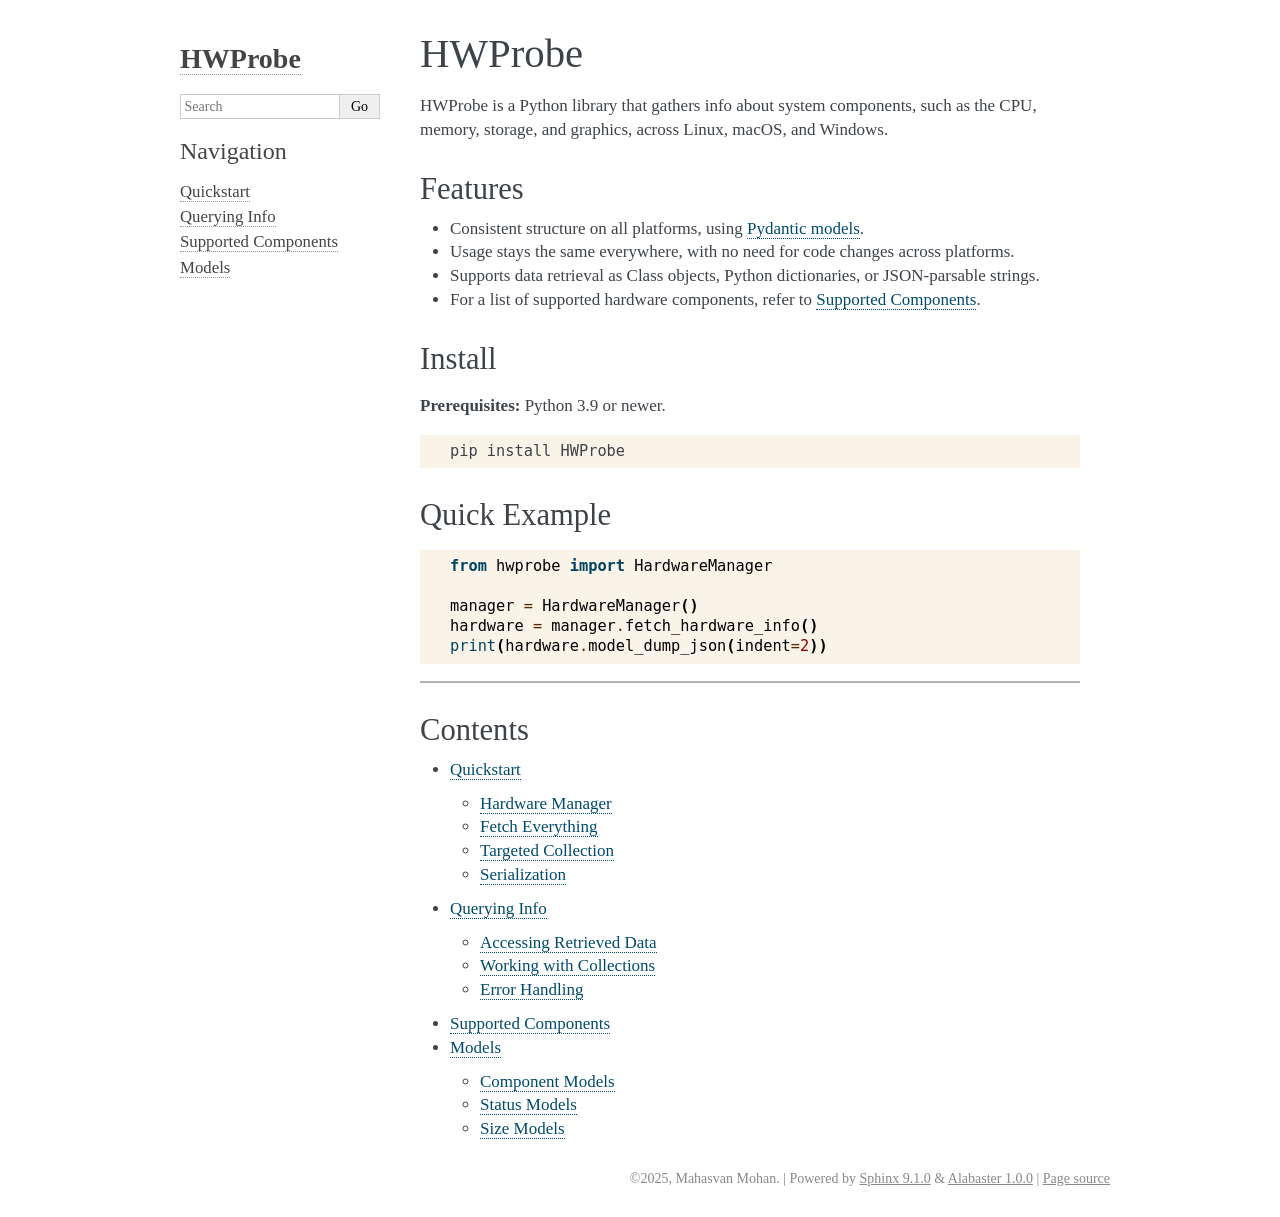
<file: index.html>
<!DOCTYPE html>

<html lang="en" data-content_root="./">
  <head>
    <meta charset="utf-8" />
    <meta name="viewport" content="width=device-width, initial-scale=1.0" /><meta name="viewport" content="width=device-width, initial-scale=1" />

    <title>HWProbe &#8212; HWProbe 0.0.1b2 documentation</title>
    <link rel="stylesheet" type="text/css" href="_static/pygments.css?v=d1102ebc" />
    <link rel="stylesheet" type="text/css" href="_static/basic.css?v=b08954a9" />
    <link rel="stylesheet" type="text/css" href="_static/alabaster.css?v=27fed22d" />
    <link rel="stylesheet" type="text/css" href="_static/autodoc_pydantic.css" />
    <script src="_static/documentation_options.js?v=5fb86801"></script>
    <script src="_static/doctools.js?v=fd6eb6e6"></script>
    <script src="_static/sphinx_highlight.js?v=6ffebe34"></script>
    <link rel="index" title="Index" href="genindex.html" />
    <link rel="search" title="Search" href="search.html" />
    <link rel="next" title="Quickstart" href="quickstart.html" />
   
  <link rel="stylesheet" href="_static/custom.css" type="text/css" />
  

  
  

  </head><body>
  

    <div class="document">
      <div class="documentwrapper">
        <div class="bodywrapper">
          

          <div class="body" role="main">
            
  <section id="hwprobe">
<h1>HWProbe<a class="headerlink" href="#hwprobe" title="Link to this heading">¶</a></h1>
<p>HWProbe is a Python library that gathers info about system components, such as the
CPU, memory, storage, and graphics, across Linux, macOS, and Windows.</p>
<section id="features">
<h2>Features<a class="headerlink" href="#features" title="Link to this heading">¶</a></h2>
<ul class="simple">
<li><p>Consistent structure on all platforms, using <a class="reference external" href="https://docs.pydantic.dev/latest/concepts/models/">Pydantic models</a>.</p></li>
<li><p>Usage stays the same everywhere, with no need for code changes across platforms.</p></li>
<li><p>Supports data retrieval as Class objects, Python dictionaries, or JSON-parsable strings.</p></li>
<li><p>For a list of supported hardware components, refer to <a class="reference internal" href="supported.html#supported"><span class="std std-ref">Supported Components</span></a>.</p></li>
</ul>
</section>
<section id="install">
<h2>Install<a class="headerlink" href="#install" title="Link to this heading">¶</a></h2>
<p><strong>Prerequisites:</strong> Python 3.9 or newer.</p>
<div class="highlight-bash notranslate"><div class="highlight"><pre><span></span>pip<span class="w"> </span>install<span class="w"> </span>HWProbe
</pre></div>
</div>
</section>
<section id="quick-example">
<h2>Quick Example<a class="headerlink" href="#quick-example" title="Link to this heading">¶</a></h2>
<div class="highlight-python notranslate"><div class="highlight"><pre><span></span><span class="kn">from</span> <span class="nn">hwprobe</span> <span class="kn">import</span> <span class="n">HardwareManager</span>

<span class="n">manager</span> <span class="o">=</span> <span class="n">HardwareManager</span><span class="p">()</span>
<span class="n">hardware</span> <span class="o">=</span> <span class="n">manager</span><span class="o">.</span><span class="n">fetch_hardware_info</span><span class="p">()</span>
<span class="nb">print</span><span class="p">(</span><span class="n">hardware</span><span class="o">.</span><span class="n">model_dump_json</span><span class="p">(</span><span class="n">indent</span><span class="o">=</span><span class="mi">2</span><span class="p">))</span>
</pre></div>
</div>
</section>
<hr class="docutils" />
<section id="contents">
<h2>Contents<a class="headerlink" href="#contents" title="Link to this heading">¶</a></h2>
<div class="toctree-wrapper compound">
<ul>
<li class="toctree-l1"><a class="reference internal" href="quickstart.html">Quickstart</a><ul>
<li class="toctree-l2"><a class="reference internal" href="quickstart.html#hardware-manager">Hardware Manager</a></li>
<li class="toctree-l2"><a class="reference internal" href="quickstart.html#fetch-everything">Fetch Everything</a></li>
<li class="toctree-l2"><a class="reference internal" href="quickstart.html#targeted-collection">Targeted Collection</a></li>
<li class="toctree-l2"><a class="reference internal" href="quickstart.html#serialization">Serialization</a></li>
</ul>
</li>
<li class="toctree-l1"><a class="reference internal" href="querying_info.html">Querying Info</a><ul>
<li class="toctree-l2"><a class="reference internal" href="querying_info.html#accessing-retrieved-data">Accessing Retrieved Data</a></li>
<li class="toctree-l2"><a class="reference internal" href="querying_info.html#working-with-collections">Working with Collections</a></li>
<li class="toctree-l2"><a class="reference internal" href="querying_info.html#error-handling">Error Handling</a></li>
</ul>
</li>
<li class="toctree-l1"><a class="reference internal" href="supported.html">Supported Components</a></li>
<li class="toctree-l1"><a class="reference internal" href="models.html">Models</a><ul>
<li class="toctree-l2"><a class="reference internal" href="models.html#component-models">Component Models</a></li>
<li class="toctree-l2"><a class="reference internal" href="models.html#status-models">Status Models</a></li>
<li class="toctree-l2"><a class="reference internal" href="models.html#size-models">Size Models</a></li>
</ul>
</li>
</ul>
</div>
</section>
</section>


          </div>
          
        </div>
      </div>
      <div class="sphinxsidebar" role="navigation" aria-label="Main">
        <div class="sphinxsidebarwrapper">
<h1 class="logo"><a href="#">HWProbe</a></h1>









<search id="searchbox" style="display: none" role="search">
    <div class="searchformwrapper">
    <form class="search" action="search.html" method="get">
      <input type="text" name="q" aria-labelledby="searchlabel" autocomplete="off" autocorrect="off" autocapitalize="off" spellcheck="false" placeholder="Search"/>
      <input type="submit" value="Go" />
    </form>
    </div>
</search>
<script>document.getElementById('searchbox').style.display = "block"</script><h3>Navigation</h3>
<ul>
<li class="toctree-l1"><a class="reference internal" href="quickstart.html">Quickstart</a></li>
<li class="toctree-l1"><a class="reference internal" href="querying_info.html">Querying Info</a></li>
<li class="toctree-l1"><a class="reference internal" href="supported.html">Supported Components</a></li>
<li class="toctree-l1"><a class="reference internal" href="models.html">Models</a></li>
</ul>

<div class="relations">
<h3>Related Topics</h3>
<ul>
  <li><a href="#">Documentation overview</a><ul>
      <li>Next: <a href="quickstart.html" title="next chapter">Quickstart</a></li>
  </ul></li>
</ul>
</div>








        </div>
      </div>
      <div class="clearer"></div>
    </div>
    <div class="footer">
      &#169;2025, Mahasvan Mohan.
      
      |
      Powered by <a href="https://www.sphinx-doc.org/">Sphinx 9.1.0</a>
      &amp; <a href="https://alabaster.readthedocs.io">Alabaster 1.0.0</a>
      
      |
      <a href="_sources/index.rst.txt"
          rel="nofollow">Page source</a>
    </div>

    

    
  </body>
</html>
</file>
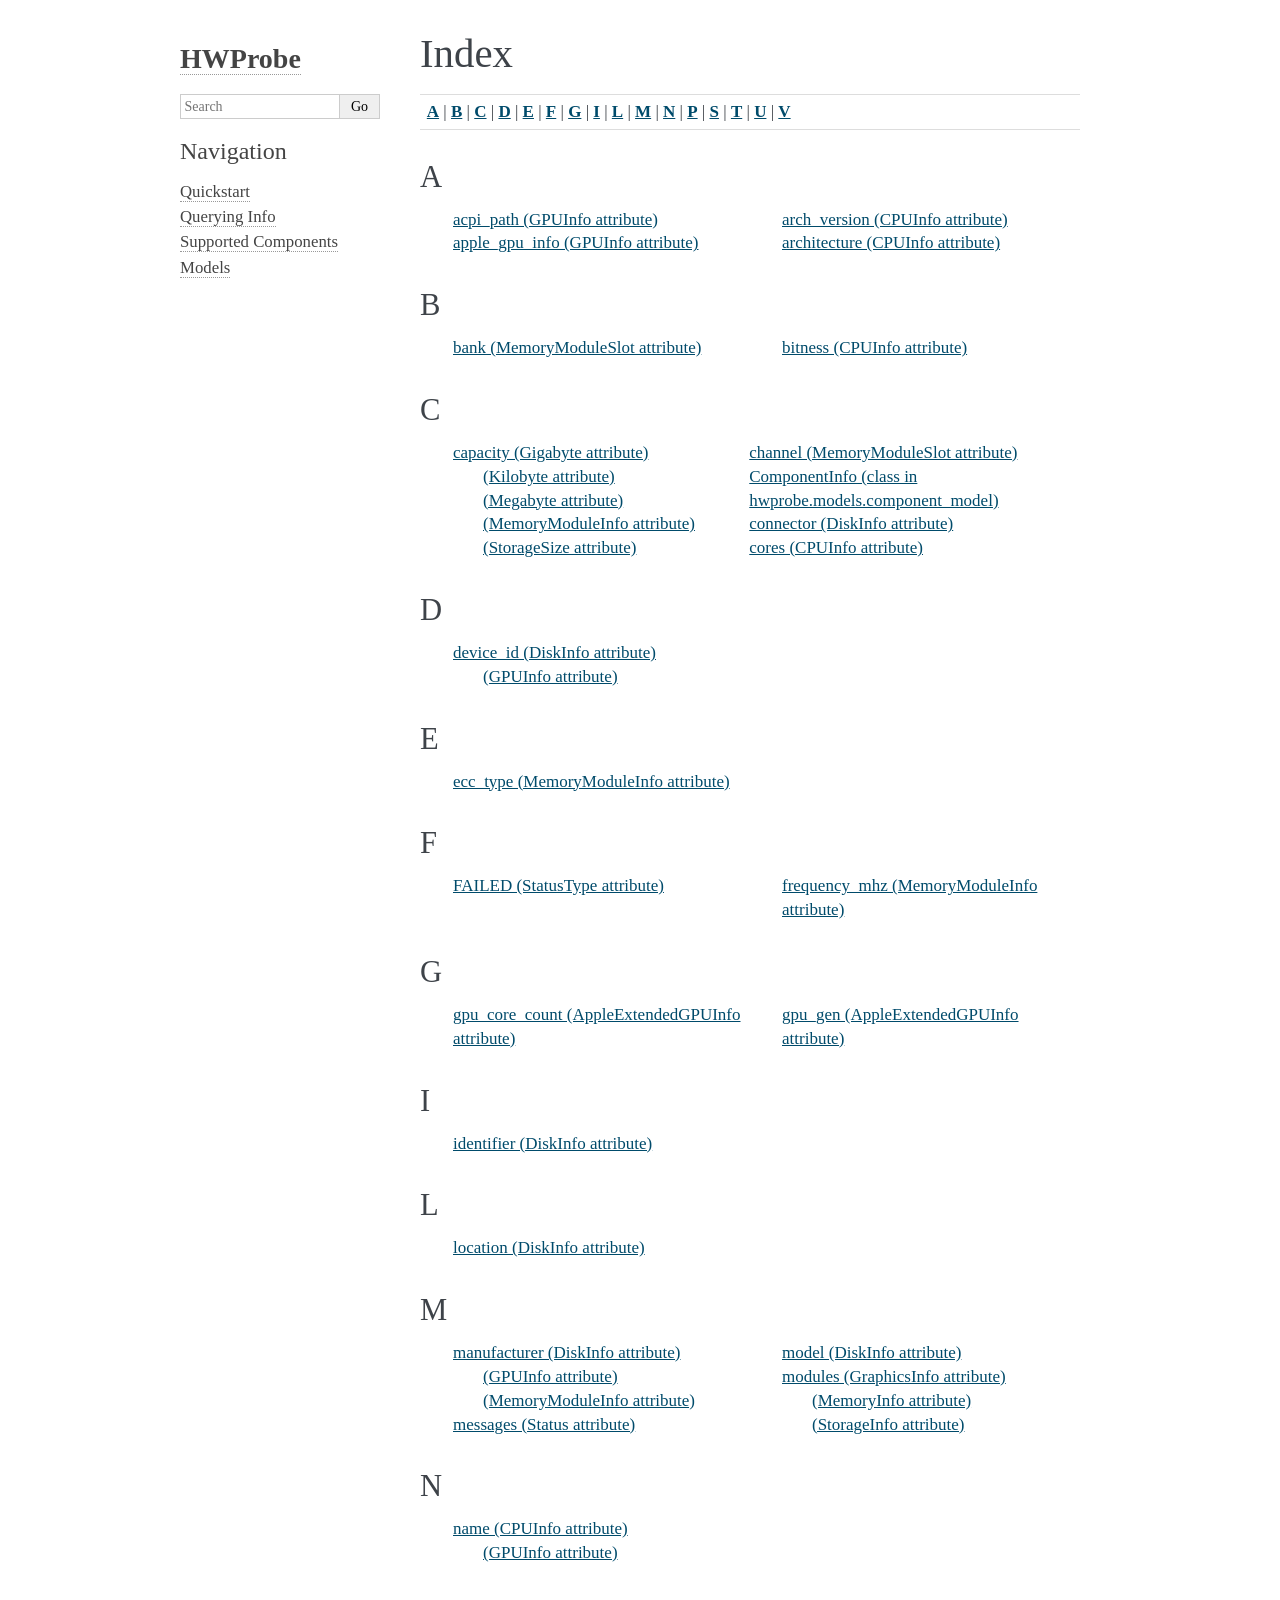
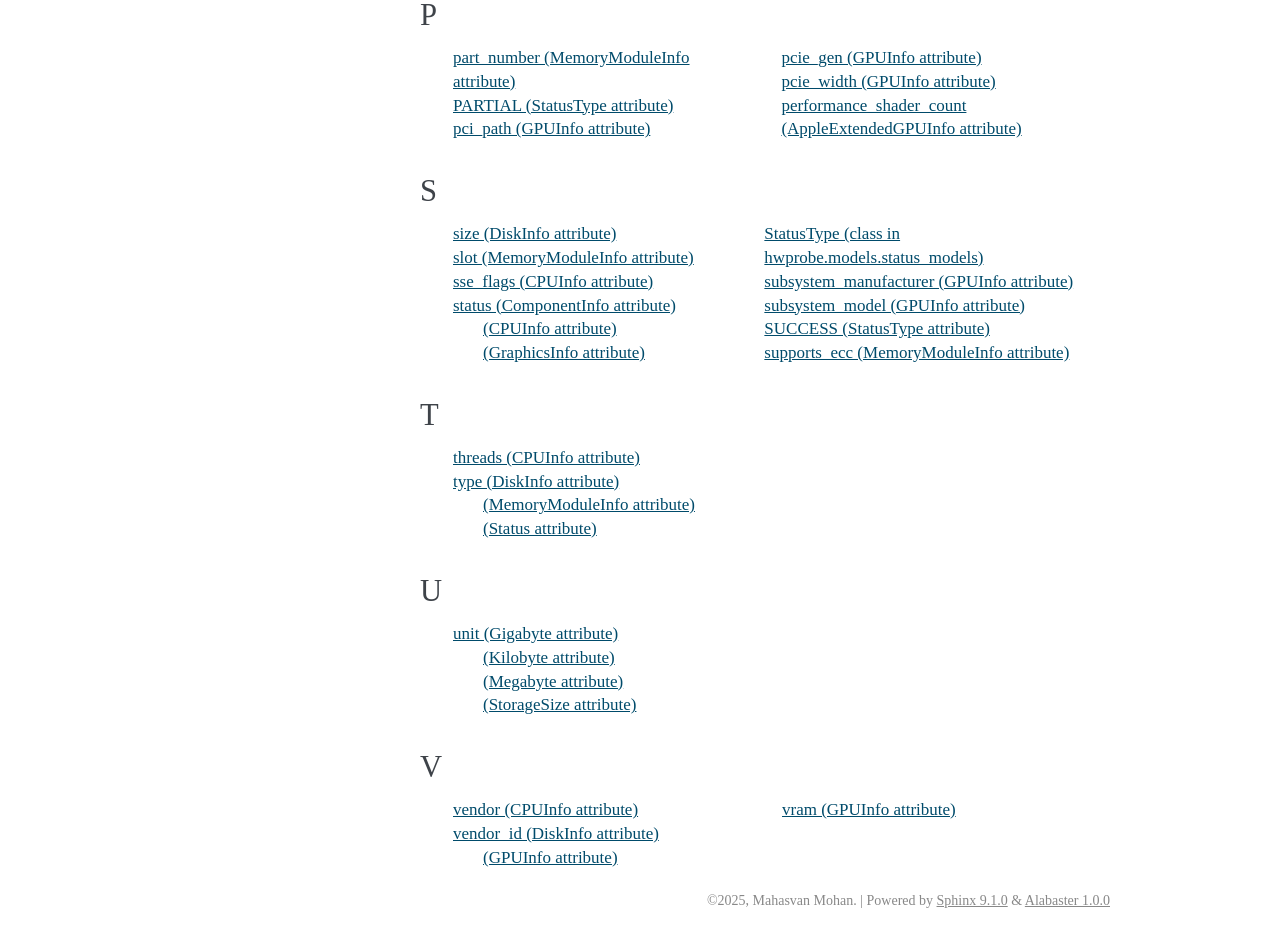
<file: genindex.html>
<!DOCTYPE html>

<html lang="en" data-content_root="./">
  <head>
    <meta charset="utf-8" />
    <meta name="viewport" content="width=device-width, initial-scale=1.0" />
    <title>Index &#8212; HWProbe 0.0.1b2 documentation</title>
    <link rel="stylesheet" type="text/css" href="_static/pygments.css?v=d1102ebc" />
    <link rel="stylesheet" type="text/css" href="_static/basic.css?v=b08954a9" />
    <link rel="stylesheet" type="text/css" href="_static/alabaster.css?v=27fed22d" />
    <link rel="stylesheet" type="text/css" href="_static/autodoc_pydantic.css" />
    <script src="_static/documentation_options.js?v=5fb86801"></script>
    <script src="_static/doctools.js?v=fd6eb6e6"></script>
    <script src="_static/sphinx_highlight.js?v=6ffebe34"></script>
    <link rel="index" title="Index" href="#" />
    <link rel="search" title="Search" href="search.html" />
   
  <link rel="stylesheet" href="_static/custom.css" type="text/css" />
  

  
  

  </head><body>
  

    <div class="document">
      <div class="documentwrapper">
        <div class="bodywrapper">
          

          <div class="body" role="main">
            

<h1 id="index">Index</h1>

<div class="genindex-jumpbox">
 <a href="#A"><strong>A</strong></a>
 | <a href="#B"><strong>B</strong></a>
 | <a href="#C"><strong>C</strong></a>
 | <a href="#D"><strong>D</strong></a>
 | <a href="#E"><strong>E</strong></a>
 | <a href="#F"><strong>F</strong></a>
 | <a href="#G"><strong>G</strong></a>
 | <a href="#I"><strong>I</strong></a>
 | <a href="#L"><strong>L</strong></a>
 | <a href="#M"><strong>M</strong></a>
 | <a href="#N"><strong>N</strong></a>
 | <a href="#P"><strong>P</strong></a>
 | <a href="#S"><strong>S</strong></a>
 | <a href="#T"><strong>T</strong></a>
 | <a href="#U"><strong>U</strong></a>
 | <a href="#V"><strong>V</strong></a>
 
</div>
<h2 id="A">A</h2>
<table style="width: 100%" class="indextable genindextable"><tr>
  <td style="width: 33%; vertical-align: top;"><ul>
      <li><a href="models.html#hwprobe.models.gpu_models.GPUInfo.acpi_path">acpi_path (GPUInfo attribute)</a>
</li>
      <li><a href="models.html#hwprobe.models.gpu_models.GPUInfo.apple_gpu_info">apple_gpu_info (GPUInfo attribute)</a>
</li>
  </ul></td>
  <td style="width: 33%; vertical-align: top;"><ul>
      <li><a href="models.html#hwprobe.models.cpu_models.CPUInfo.arch_version">arch_version (CPUInfo attribute)</a>
</li>
      <li><a href="models.html#hwprobe.models.cpu_models.CPUInfo.architecture">architecture (CPUInfo attribute)</a>
</li>
  </ul></td>
</tr></table>

<h2 id="B">B</h2>
<table style="width: 100%" class="indextable genindextable"><tr>
  <td style="width: 33%; vertical-align: top;"><ul>
      <li><a href="models.html#hwprobe.models.memory_models.MemoryModuleSlot.bank">bank (MemoryModuleSlot attribute)</a>
</li>
  </ul></td>
  <td style="width: 33%; vertical-align: top;"><ul>
      <li><a href="models.html#hwprobe.models.cpu_models.CPUInfo.bitness">bitness (CPUInfo attribute)</a>
</li>
  </ul></td>
</tr></table>

<h2 id="C">C</h2>
<table style="width: 100%" class="indextable genindextable"><tr>
  <td style="width: 33%; vertical-align: top;"><ul>
      <li><a href="models.html#hwprobe.models.size_models.Gigabyte.capacity">capacity (Gigabyte attribute)</a>

      <ul>
        <li><a href="models.html#hwprobe.models.size_models.Kilobyte.capacity">(Kilobyte attribute)</a>
</li>
        <li><a href="models.html#hwprobe.models.size_models.Megabyte.capacity">(Megabyte attribute)</a>
</li>
        <li><a href="models.html#hwprobe.models.memory_models.MemoryModuleInfo.capacity">(MemoryModuleInfo attribute)</a>
</li>
        <li><a href="models.html#hwprobe.models.size_models.StorageSize.capacity">(StorageSize attribute)</a>
</li>
      </ul></li>
  </ul></td>
  <td style="width: 33%; vertical-align: top;"><ul>
      <li><a href="models.html#hwprobe.models.memory_models.MemoryModuleSlot.channel">channel (MemoryModuleSlot attribute)</a>
</li>
      <li><a href="models.html#hwprobe.models.component_model.ComponentInfo">ComponentInfo (class in hwprobe.models.component_model)</a>
</li>
      <li><a href="models.html#hwprobe.models.storage_models.DiskInfo.connector">connector (DiskInfo attribute)</a>
</li>
      <li><a href="models.html#hwprobe.models.cpu_models.CPUInfo.cores">cores (CPUInfo attribute)</a>
</li>
  </ul></td>
</tr></table>

<h2 id="D">D</h2>
<table style="width: 100%" class="indextable genindextable"><tr>
  <td style="width: 33%; vertical-align: top;"><ul>
      <li><a href="models.html#hwprobe.models.storage_models.DiskInfo.device_id">device_id (DiskInfo attribute)</a>

      <ul>
        <li><a href="models.html#hwprobe.models.gpu_models.GPUInfo.device_id">(GPUInfo attribute)</a>
</li>
      </ul></li>
  </ul></td>
</tr></table>

<h2 id="E">E</h2>
<table style="width: 100%" class="indextable genindextable"><tr>
  <td style="width: 33%; vertical-align: top;"><ul>
      <li><a href="models.html#hwprobe.models.memory_models.MemoryModuleInfo.ecc_type">ecc_type (MemoryModuleInfo attribute)</a>
</li>
  </ul></td>
</tr></table>

<h2 id="F">F</h2>
<table style="width: 100%" class="indextable genindextable"><tr>
  <td style="width: 33%; vertical-align: top;"><ul>
      <li><a href="models.html#hwprobe.models.status_models.StatusType.FAILED">FAILED (StatusType attribute)</a>
</li>
  </ul></td>
  <td style="width: 33%; vertical-align: top;"><ul>
      <li><a href="models.html#hwprobe.models.memory_models.MemoryModuleInfo.frequency_mhz">frequency_mhz (MemoryModuleInfo attribute)</a>
</li>
  </ul></td>
</tr></table>

<h2 id="G">G</h2>
<table style="width: 100%" class="indextable genindextable"><tr>
  <td style="width: 33%; vertical-align: top;"><ul>
      <li><a href="models.html#hwprobe.models.gpu_models.AppleExtendedGPUInfo.gpu_core_count">gpu_core_count (AppleExtendedGPUInfo attribute)</a>
</li>
  </ul></td>
  <td style="width: 33%; vertical-align: top;"><ul>
      <li><a href="models.html#hwprobe.models.gpu_models.AppleExtendedGPUInfo.gpu_gen">gpu_gen (AppleExtendedGPUInfo attribute)</a>
</li>
  </ul></td>
</tr></table>

<h2 id="I">I</h2>
<table style="width: 100%" class="indextable genindextable"><tr>
  <td style="width: 33%; vertical-align: top;"><ul>
      <li><a href="models.html#hwprobe.models.storage_models.DiskInfo.identifier">identifier (DiskInfo attribute)</a>
</li>
  </ul></td>
</tr></table>

<h2 id="L">L</h2>
<table style="width: 100%" class="indextable genindextable"><tr>
  <td style="width: 33%; vertical-align: top;"><ul>
      <li><a href="models.html#hwprobe.models.storage_models.DiskInfo.location">location (DiskInfo attribute)</a>
</li>
  </ul></td>
</tr></table>

<h2 id="M">M</h2>
<table style="width: 100%" class="indextable genindextable"><tr>
  <td style="width: 33%; vertical-align: top;"><ul>
      <li><a href="models.html#hwprobe.models.storage_models.DiskInfo.manufacturer">manufacturer (DiskInfo attribute)</a>

      <ul>
        <li><a href="models.html#hwprobe.models.gpu_models.GPUInfo.manufacturer">(GPUInfo attribute)</a>
</li>
        <li><a href="models.html#hwprobe.models.memory_models.MemoryModuleInfo.manufacturer">(MemoryModuleInfo attribute)</a>
</li>
      </ul></li>
      <li><a href="models.html#hwprobe.models.status_models.Status.messages">messages (Status attribute)</a>
</li>
  </ul></td>
  <td style="width: 33%; vertical-align: top;"><ul>
      <li><a href="models.html#hwprobe.models.storage_models.DiskInfo.model">model (DiskInfo attribute)</a>
</li>
      <li><a href="models.html#hwprobe.models.gpu_models.GraphicsInfo.modules">modules (GraphicsInfo attribute)</a>

      <ul>
        <li><a href="models.html#hwprobe.models.memory_models.MemoryInfo.modules">(MemoryInfo attribute)</a>
</li>
        <li><a href="models.html#hwprobe.models.storage_models.StorageInfo.modules">(StorageInfo attribute)</a>
</li>
      </ul></li>
  </ul></td>
</tr></table>

<h2 id="N">N</h2>
<table style="width: 100%" class="indextable genindextable"><tr>
  <td style="width: 33%; vertical-align: top;"><ul>
      <li><a href="models.html#hwprobe.models.cpu_models.CPUInfo.name">name (CPUInfo attribute)</a>

      <ul>
        <li><a href="models.html#hwprobe.models.gpu_models.GPUInfo.name">(GPUInfo attribute)</a>
</li>
      </ul></li>
  </ul></td>
</tr></table>

<h2 id="P">P</h2>
<table style="width: 100%" class="indextable genindextable"><tr>
  <td style="width: 33%; vertical-align: top;"><ul>
      <li><a href="models.html#hwprobe.models.memory_models.MemoryModuleInfo.part_number">part_number (MemoryModuleInfo attribute)</a>
</li>
      <li><a href="models.html#hwprobe.models.status_models.StatusType.PARTIAL">PARTIAL (StatusType attribute)</a>
</li>
      <li><a href="models.html#hwprobe.models.gpu_models.GPUInfo.pci_path">pci_path (GPUInfo attribute)</a>
</li>
  </ul></td>
  <td style="width: 33%; vertical-align: top;"><ul>
      <li><a href="models.html#hwprobe.models.gpu_models.GPUInfo.pcie_gen">pcie_gen (GPUInfo attribute)</a>
</li>
      <li><a href="models.html#hwprobe.models.gpu_models.GPUInfo.pcie_width">pcie_width (GPUInfo attribute)</a>
</li>
      <li><a href="models.html#hwprobe.models.gpu_models.AppleExtendedGPUInfo.performance_shader_count">performance_shader_count (AppleExtendedGPUInfo attribute)</a>
</li>
  </ul></td>
</tr></table>

<h2 id="S">S</h2>
<table style="width: 100%" class="indextable genindextable"><tr>
  <td style="width: 33%; vertical-align: top;"><ul>
      <li><a href="models.html#hwprobe.models.storage_models.DiskInfo.size">size (DiskInfo attribute)</a>
</li>
      <li><a href="models.html#hwprobe.models.memory_models.MemoryModuleInfo.slot">slot (MemoryModuleInfo attribute)</a>
</li>
      <li><a href="models.html#hwprobe.models.cpu_models.CPUInfo.sse_flags">sse_flags (CPUInfo attribute)</a>
</li>
      <li><a href="models.html#hwprobe.models.component_model.ComponentInfo.status">status (ComponentInfo attribute)</a>

      <ul>
        <li><a href="models.html#hwprobe.models.cpu_models.CPUInfo.status">(CPUInfo attribute)</a>
</li>
        <li><a href="models.html#hwprobe.models.gpu_models.GraphicsInfo.status">(GraphicsInfo attribute)</a>
</li>
      </ul></li>
  </ul></td>
  <td style="width: 33%; vertical-align: top;"><ul>
      <li><a href="models.html#hwprobe.models.status_models.StatusType">StatusType (class in hwprobe.models.status_models)</a>
</li>
      <li><a href="models.html#hwprobe.models.gpu_models.GPUInfo.subsystem_manufacturer">subsystem_manufacturer (GPUInfo attribute)</a>
</li>
      <li><a href="models.html#hwprobe.models.gpu_models.GPUInfo.subsystem_model">subsystem_model (GPUInfo attribute)</a>
</li>
      <li><a href="models.html#hwprobe.models.status_models.StatusType.SUCCESS">SUCCESS (StatusType attribute)</a>
</li>
      <li><a href="models.html#hwprobe.models.memory_models.MemoryModuleInfo.supports_ecc">supports_ecc (MemoryModuleInfo attribute)</a>
</li>
  </ul></td>
</tr></table>

<h2 id="T">T</h2>
<table style="width: 100%" class="indextable genindextable"><tr>
  <td style="width: 33%; vertical-align: top;"><ul>
      <li><a href="models.html#hwprobe.models.cpu_models.CPUInfo.threads">threads (CPUInfo attribute)</a>
</li>
      <li><a href="models.html#hwprobe.models.storage_models.DiskInfo.type">type (DiskInfo attribute)</a>

      <ul>
        <li><a href="models.html#hwprobe.models.memory_models.MemoryModuleInfo.type">(MemoryModuleInfo attribute)</a>
</li>
        <li><a href="models.html#hwprobe.models.status_models.Status.type">(Status attribute)</a>
</li>
      </ul></li>
  </ul></td>
</tr></table>

<h2 id="U">U</h2>
<table style="width: 100%" class="indextable genindextable"><tr>
  <td style="width: 33%; vertical-align: top;"><ul>
      <li><a href="models.html#hwprobe.models.size_models.Gigabyte.unit">unit (Gigabyte attribute)</a>

      <ul>
        <li><a href="models.html#hwprobe.models.size_models.Kilobyte.unit">(Kilobyte attribute)</a>
</li>
        <li><a href="models.html#hwprobe.models.size_models.Megabyte.unit">(Megabyte attribute)</a>
</li>
        <li><a href="models.html#hwprobe.models.size_models.StorageSize.unit">(StorageSize attribute)</a>
</li>
      </ul></li>
  </ul></td>
</tr></table>

<h2 id="V">V</h2>
<table style="width: 100%" class="indextable genindextable"><tr>
  <td style="width: 33%; vertical-align: top;"><ul>
      <li><a href="models.html#hwprobe.models.cpu_models.CPUInfo.vendor">vendor (CPUInfo attribute)</a>
</li>
      <li><a href="models.html#hwprobe.models.storage_models.DiskInfo.vendor_id">vendor_id (DiskInfo attribute)</a>

      <ul>
        <li><a href="models.html#hwprobe.models.gpu_models.GPUInfo.vendor_id">(GPUInfo attribute)</a>
</li>
      </ul></li>
  </ul></td>
  <td style="width: 33%; vertical-align: top;"><ul>
      <li><a href="models.html#hwprobe.models.gpu_models.GPUInfo.vram">vram (GPUInfo attribute)</a>
</li>
  </ul></td>
</tr></table>



          </div>
          
        </div>
      </div>
      <div class="sphinxsidebar" role="navigation" aria-label="Main">
        <div class="sphinxsidebarwrapper">
<h1 class="logo"><a href="index.html">HWProbe</a></h1>









<search id="searchbox" style="display: none" role="search">
    <div class="searchformwrapper">
    <form class="search" action="search.html" method="get">
      <input type="text" name="q" aria-labelledby="searchlabel" autocomplete="off" autocorrect="off" autocapitalize="off" spellcheck="false" placeholder="Search"/>
      <input type="submit" value="Go" />
    </form>
    </div>
</search>
<script>document.getElementById('searchbox').style.display = "block"</script><h3>Navigation</h3>
<ul>
<li class="toctree-l1"><a class="reference internal" href="quickstart.html">Quickstart</a></li>
<li class="toctree-l1"><a class="reference internal" href="querying_info.html">Querying Info</a></li>
<li class="toctree-l1"><a class="reference internal" href="supported.html">Supported Components</a></li>
<li class="toctree-l1"><a class="reference internal" href="models.html">Models</a></li>
</ul>

<div class="relations">
<h3>Related Topics</h3>
<ul>
  <li><a href="index.html">Documentation overview</a><ul>
  </ul></li>
</ul>
</div>








        </div>
      </div>
      <div class="clearer"></div>
    </div>
    <div class="footer">
      &#169;2025, Mahasvan Mohan.
      
      |
      Powered by <a href="https://www.sphinx-doc.org/">Sphinx 9.1.0</a>
      &amp; <a href="https://alabaster.readthedocs.io">Alabaster 1.0.0</a>
      
    </div>

    

    
  </body>
</html>
</file>
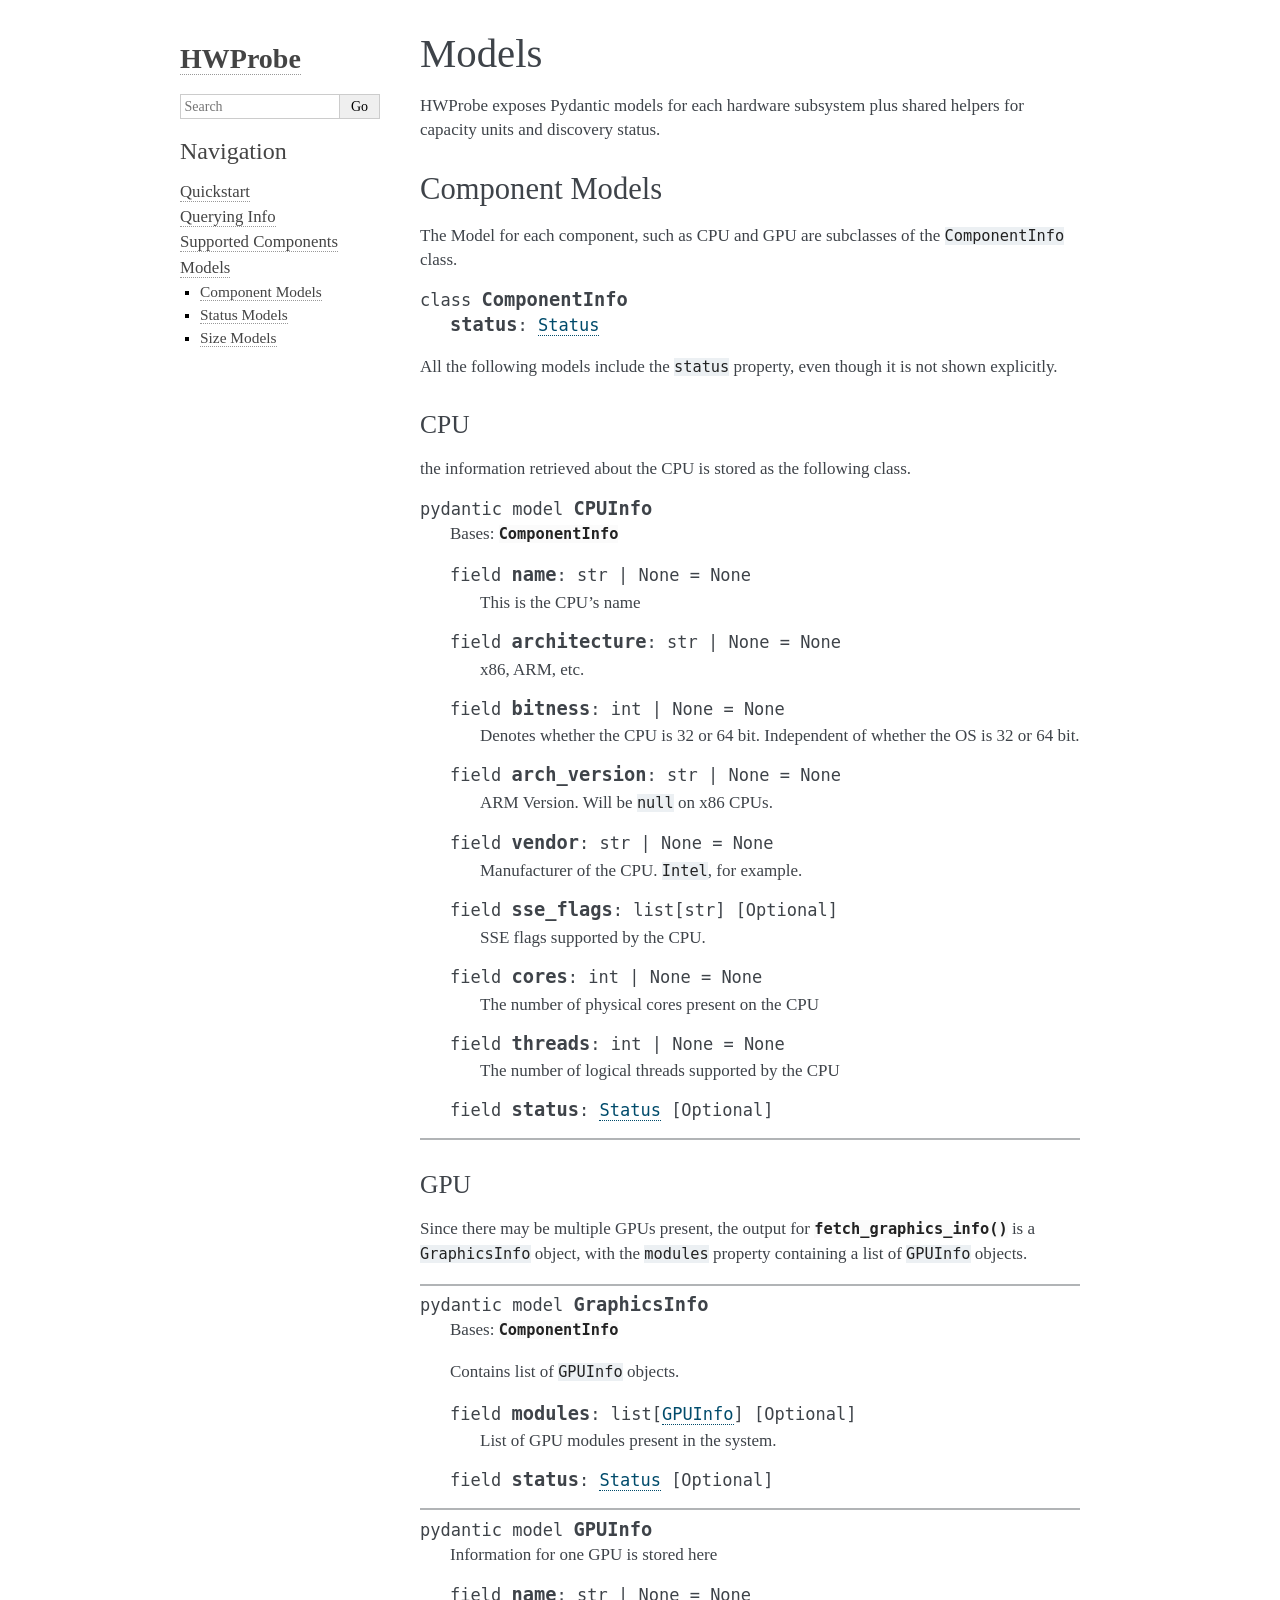
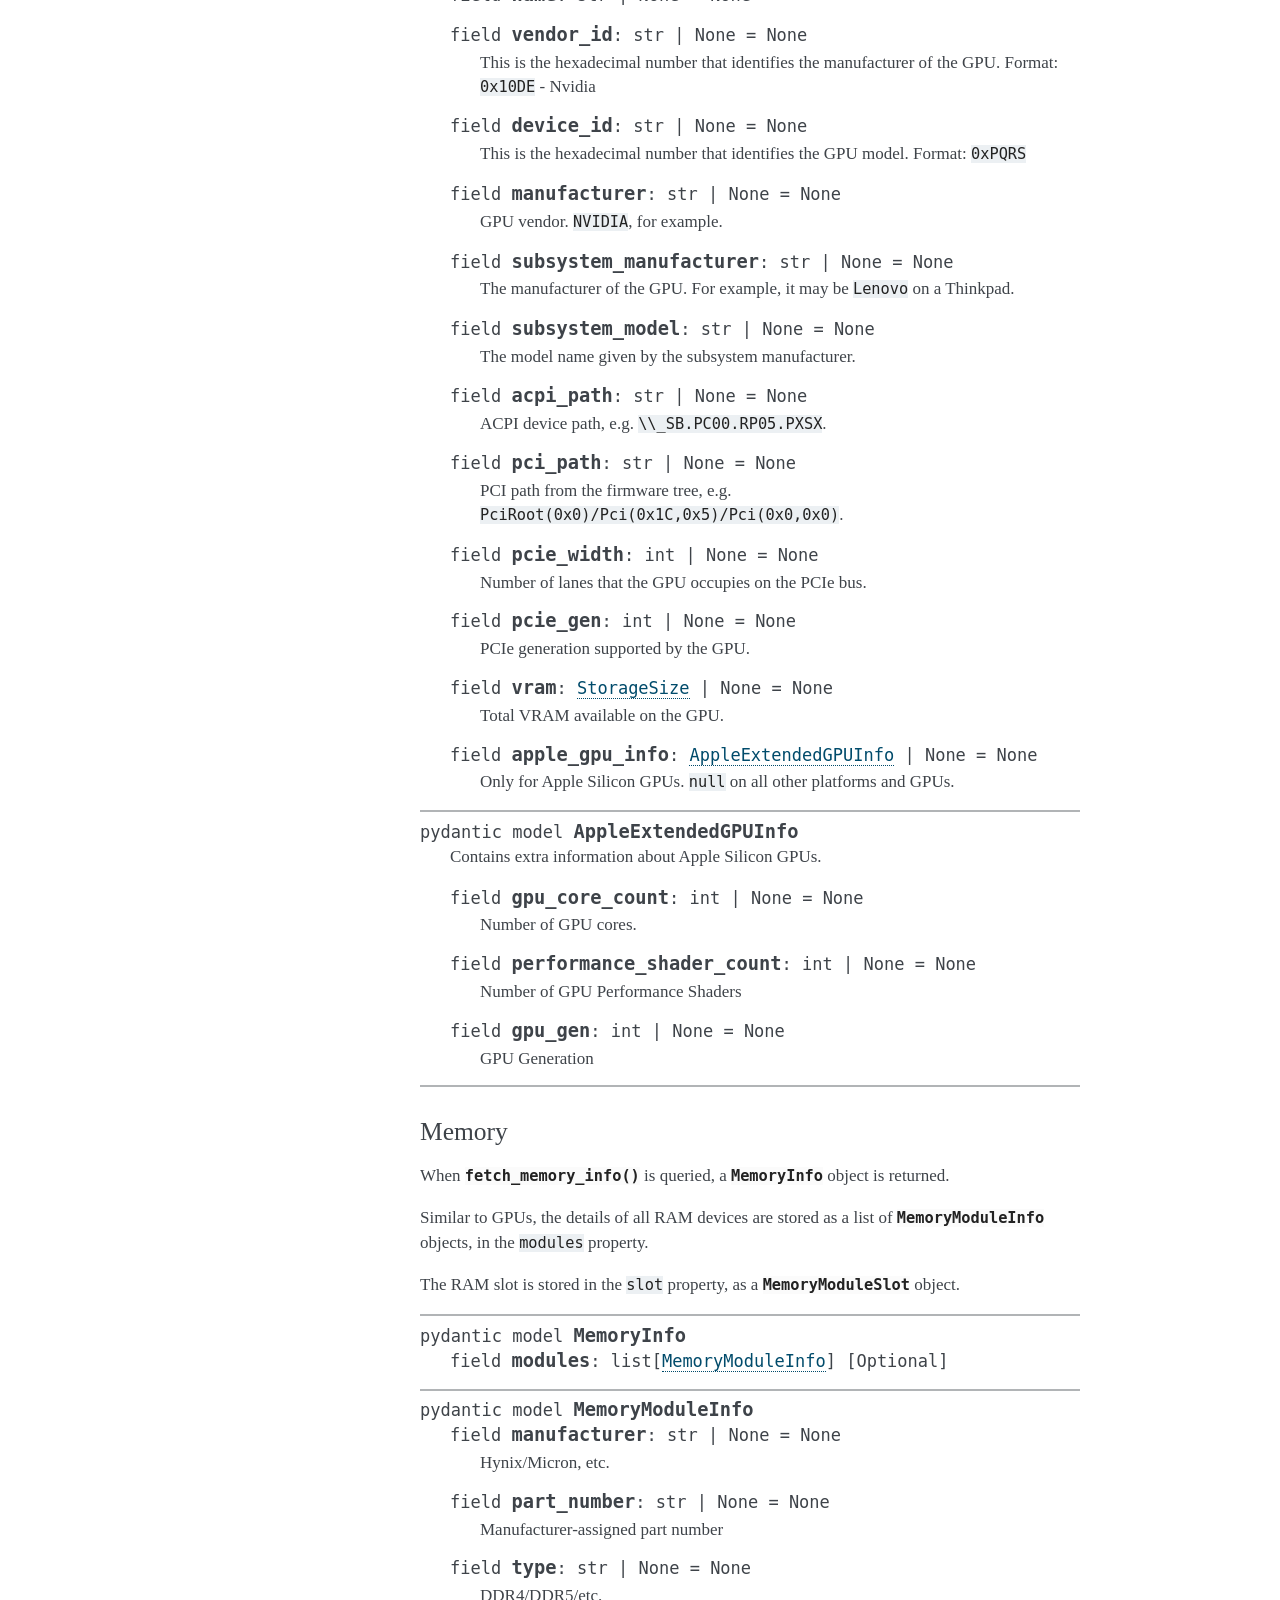
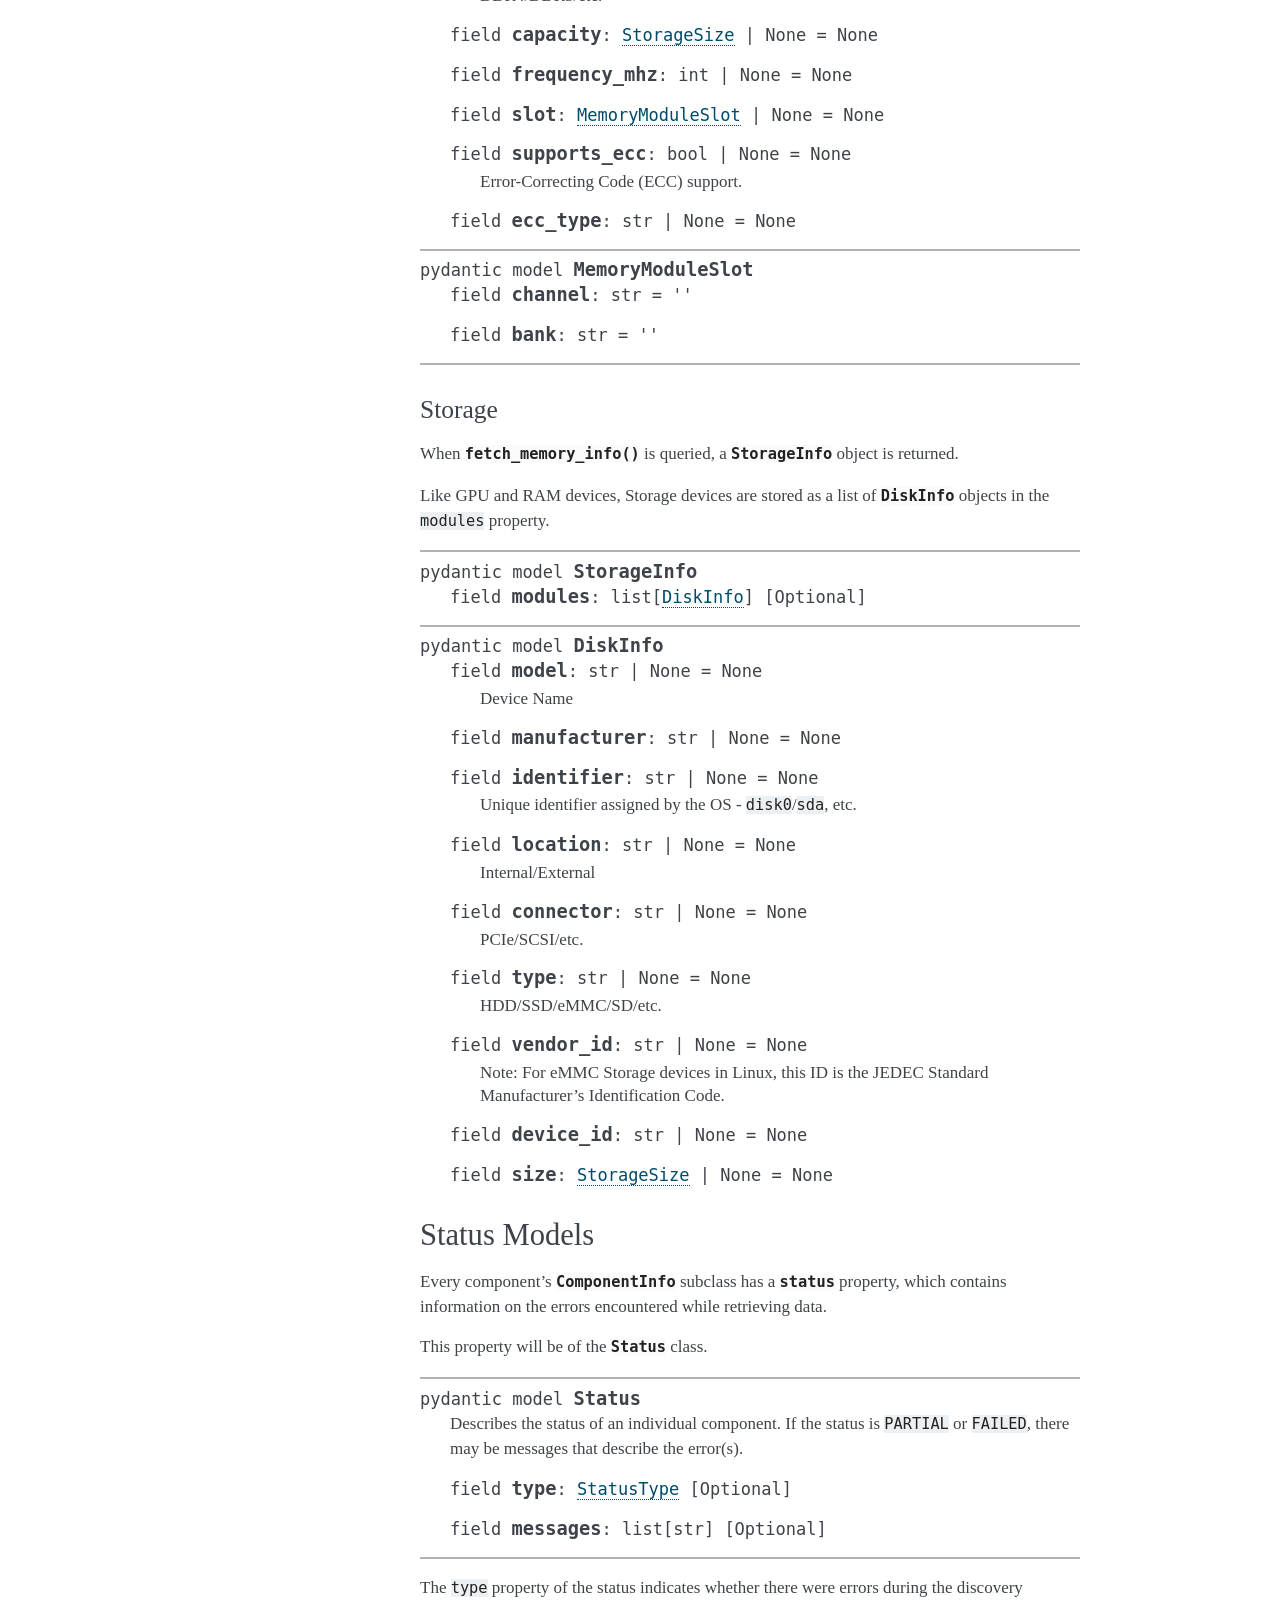
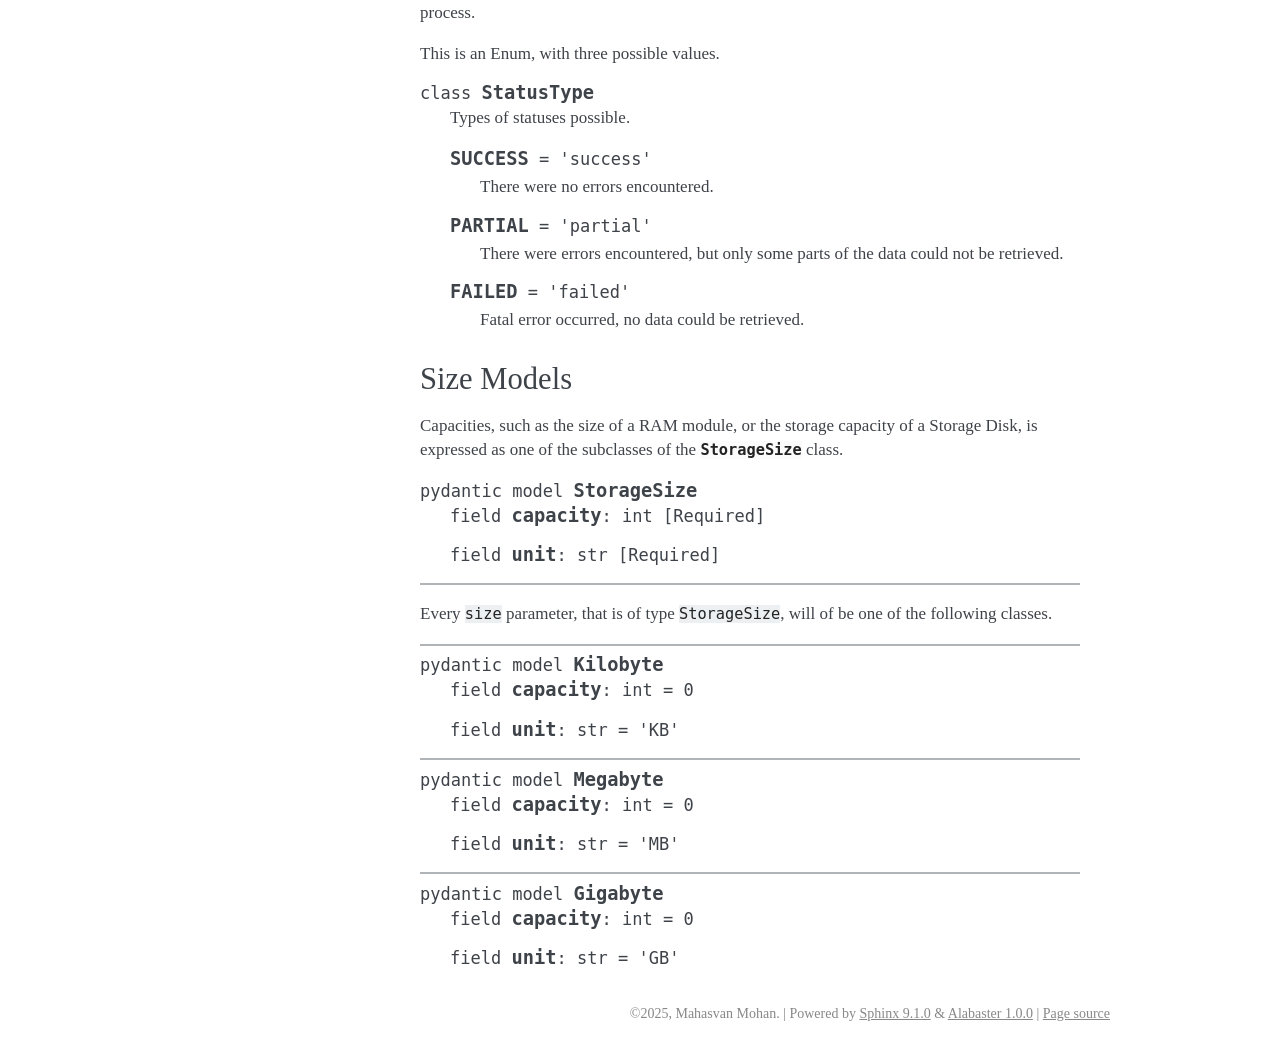
<file: models.html>
<!DOCTYPE html>

<html lang="en" data-content_root="./">
  <head>
    <meta charset="utf-8" />
    <meta name="viewport" content="width=device-width, initial-scale=1.0" /><meta name="viewport" content="width=device-width, initial-scale=1" />

    <title>Models &#8212; HWProbe 0.0.1b2 documentation</title>
    <link rel="stylesheet" type="text/css" href="_static/pygments.css?v=d1102ebc" />
    <link rel="stylesheet" type="text/css" href="_static/basic.css?v=b08954a9" />
    <link rel="stylesheet" type="text/css" href="_static/alabaster.css?v=27fed22d" />
    <link rel="stylesheet" type="text/css" href="_static/autodoc_pydantic.css" />
    <script src="_static/documentation_options.js?v=5fb86801"></script>
    <script src="_static/doctools.js?v=fd6eb6e6"></script>
    <script src="_static/sphinx_highlight.js?v=6ffebe34"></script>
    <link rel="index" title="Index" href="genindex.html" />
    <link rel="search" title="Search" href="search.html" />
    <link rel="prev" title="Supported Components" href="supported.html" />
   
  <link rel="stylesheet" href="_static/custom.css" type="text/css" />
  

  
  

  </head><body>
  

    <div class="document">
      <div class="documentwrapper">
        <div class="bodywrapper">
          

          <div class="body" role="main">
            
  <section id="models">
<span id="id1"></span><h1>Models<a class="headerlink" href="#models" title="Link to this heading">¶</a></h1>
<p>HWProbe exposes Pydantic models for each hardware subsystem plus shared helpers for capacity units and discovery status.</p>
<section id="component-models">
<h2>Component Models<a class="headerlink" href="#component-models" title="Link to this heading">¶</a></h2>
<p>The Model for each component, such as CPU and GPU are subclasses of the <code class="docutils literal notranslate"><span class="pre">ComponentInfo</span></code> class.</p>
<dl class="py class">
<dt class="sig sig-object py" id="hwprobe.models.component_model.ComponentInfo">
<span class="property"><span class="k"><span class="pre">class</span></span><span class="w"> </span></span><span class="sig-name descname"><span class="pre">ComponentInfo</span></span><a class="headerlink" href="#hwprobe.models.component_model.ComponentInfo" title="Link to this definition">¶</a></dt>
<dd><dl class="py attribute">
<dt class="sig sig-object py" id="hwprobe.models.component_model.ComponentInfo.status">
<span class="sig-name descname"><span class="pre">status</span></span><span class="property"><span class="p"><span class="pre">:</span></span><span class="w"> </span><a class="reference internal" href="#hwprobe.models.status_models.Status" title="hwprobe.models.status_models.Status"><span class="pre">Status</span></a></span><a class="headerlink" href="#hwprobe.models.component_model.ComponentInfo.status" title="Link to this definition">¶</a></dt>
<dd></dd></dl>

</dd></dl>

<p>All the following models include the <code class="docutils literal notranslate"><span class="pre">status</span></code> property, even though it is not shown
explicitly.</p>
<section id="cpu">
<h3>CPU<a class="headerlink" href="#cpu" title="Link to this heading">¶</a></h3>
<p>the information retrieved about the CPU is stored as the following class.</p>
<dl class="py class pydantic_model">
<dt class="sig sig-object py" id="hwprobe.models.cpu_models.CPUInfo">
<span class="property"><span class="pre">pydantic</span> <span class="pre">model</span><span class="w"> </span></span><span class="sig-name descname"><span class="pre">CPUInfo</span></span><a class="headerlink" href="#hwprobe.models.cpu_models.CPUInfo" title="Link to this definition">¶</a></dt>
<dd><p>Bases: <a class="reference internal" href="#hwprobe.models.component_model.ComponentInfo" title="hwprobe.models.component_model.ComponentInfo"><code class="xref py py-class docutils literal notranslate"><span class="pre">ComponentInfo</span></code></a></p>
<dl class="py attribute pydantic_field">
<dt class="sig sig-object py" id="hwprobe.models.cpu_models.CPUInfo.name">
<span class="property"><span class="pre">field</span><span class="w"> </span></span><span class="sig-name descname"><span class="pre">name</span></span><span class="property"><span class="p"><span class="pre">:</span></span><span class="w"> </span><span class="pre">str</span><span class="w"> </span><span class="p"><span class="pre">|</span></span><span class="w"> </span><span class="pre">None</span></span><span class="property"><span class="w"> </span><span class="p"><span class="pre">=</span></span><span class="w"> </span><span class="pre">None</span></span><a class="headerlink" href="#hwprobe.models.cpu_models.CPUInfo.name" title="Link to this definition">¶</a></dt>
<dd><p>This is the CPU’s name</p>
</dd></dl>

<dl class="py attribute pydantic_field">
<dt class="sig sig-object py" id="hwprobe.models.cpu_models.CPUInfo.architecture">
<span class="property"><span class="pre">field</span><span class="w"> </span></span><span class="sig-name descname"><span class="pre">architecture</span></span><span class="property"><span class="p"><span class="pre">:</span></span><span class="w"> </span><span class="pre">str</span><span class="w"> </span><span class="p"><span class="pre">|</span></span><span class="w"> </span><span class="pre">None</span></span><span class="property"><span class="w"> </span><span class="p"><span class="pre">=</span></span><span class="w"> </span><span class="pre">None</span></span><a class="headerlink" href="#hwprobe.models.cpu_models.CPUInfo.architecture" title="Link to this definition">¶</a></dt>
<dd><p>x86, ARM, etc.</p>
</dd></dl>

<dl class="py attribute pydantic_field">
<dt class="sig sig-object py" id="hwprobe.models.cpu_models.CPUInfo.bitness">
<span class="property"><span class="pre">field</span><span class="w"> </span></span><span class="sig-name descname"><span class="pre">bitness</span></span><span class="property"><span class="p"><span class="pre">:</span></span><span class="w"> </span><span class="pre">int</span><span class="w"> </span><span class="p"><span class="pre">|</span></span><span class="w"> </span><span class="pre">None</span></span><span class="property"><span class="w"> </span><span class="p"><span class="pre">=</span></span><span class="w"> </span><span class="pre">None</span></span><a class="headerlink" href="#hwprobe.models.cpu_models.CPUInfo.bitness" title="Link to this definition">¶</a></dt>
<dd><p>Denotes whether the CPU is 32 or 64 bit.
Independent of whether the OS is 32 or 64 bit.</p>
</dd></dl>

<dl class="py attribute pydantic_field">
<dt class="sig sig-object py" id="hwprobe.models.cpu_models.CPUInfo.arch_version">
<span class="property"><span class="pre">field</span><span class="w"> </span></span><span class="sig-name descname"><span class="pre">arch_version</span></span><span class="property"><span class="p"><span class="pre">:</span></span><span class="w"> </span><span class="pre">str</span><span class="w"> </span><span class="p"><span class="pre">|</span></span><span class="w"> </span><span class="pre">None</span></span><span class="property"><span class="w"> </span><span class="p"><span class="pre">=</span></span><span class="w"> </span><span class="pre">None</span></span><a class="headerlink" href="#hwprobe.models.cpu_models.CPUInfo.arch_version" title="Link to this definition">¶</a></dt>
<dd><p>ARM Version. Will be <code class="docutils literal notranslate"><span class="pre">null</span></code> on x86 CPUs.</p>
</dd></dl>

<dl class="py attribute pydantic_field">
<dt class="sig sig-object py" id="hwprobe.models.cpu_models.CPUInfo.vendor">
<span class="property"><span class="pre">field</span><span class="w"> </span></span><span class="sig-name descname"><span class="pre">vendor</span></span><span class="property"><span class="p"><span class="pre">:</span></span><span class="w"> </span><span class="pre">str</span><span class="w"> </span><span class="p"><span class="pre">|</span></span><span class="w"> </span><span class="pre">None</span></span><span class="property"><span class="w"> </span><span class="p"><span class="pre">=</span></span><span class="w"> </span><span class="pre">None</span></span><a class="headerlink" href="#hwprobe.models.cpu_models.CPUInfo.vendor" title="Link to this definition">¶</a></dt>
<dd><p>Manufacturer of the CPU. <code class="docutils literal notranslate"><span class="pre">Intel</span></code>, for example.</p>
</dd></dl>

<dl class="py attribute pydantic_field">
<dt class="sig sig-object py" id="hwprobe.models.cpu_models.CPUInfo.sse_flags">
<span class="property"><span class="pre">field</span><span class="w"> </span></span><span class="sig-name descname"><span class="pre">sse_flags</span></span><span class="property"><span class="p"><span class="pre">:</span></span><span class="w"> </span><span class="pre">list</span><span class="p"><span class="pre">[</span></span><span class="pre">str</span><span class="p"><span class="pre">]</span></span></span><span class="property"> <span class="pre">[Optional]</span></span><a class="headerlink" href="#hwprobe.models.cpu_models.CPUInfo.sse_flags" title="Link to this definition">¶</a></dt>
<dd><p>SSE flags supported by the CPU.</p>
</dd></dl>

<dl class="py attribute pydantic_field">
<dt class="sig sig-object py" id="hwprobe.models.cpu_models.CPUInfo.cores">
<span class="property"><span class="pre">field</span><span class="w"> </span></span><span class="sig-name descname"><span class="pre">cores</span></span><span class="property"><span class="p"><span class="pre">:</span></span><span class="w"> </span><span class="pre">int</span><span class="w"> </span><span class="p"><span class="pre">|</span></span><span class="w"> </span><span class="pre">None</span></span><span class="property"><span class="w"> </span><span class="p"><span class="pre">=</span></span><span class="w"> </span><span class="pre">None</span></span><a class="headerlink" href="#hwprobe.models.cpu_models.CPUInfo.cores" title="Link to this definition">¶</a></dt>
<dd><p>The number of physical cores present on the CPU</p>
</dd></dl>

<dl class="py attribute pydantic_field">
<dt class="sig sig-object py" id="hwprobe.models.cpu_models.CPUInfo.threads">
<span class="property"><span class="pre">field</span><span class="w"> </span></span><span class="sig-name descname"><span class="pre">threads</span></span><span class="property"><span class="p"><span class="pre">:</span></span><span class="w"> </span><span class="pre">int</span><span class="w"> </span><span class="p"><span class="pre">|</span></span><span class="w"> </span><span class="pre">None</span></span><span class="property"><span class="w"> </span><span class="p"><span class="pre">=</span></span><span class="w"> </span><span class="pre">None</span></span><a class="headerlink" href="#hwprobe.models.cpu_models.CPUInfo.threads" title="Link to this definition">¶</a></dt>
<dd><p>The number of logical threads supported by the CPU</p>
</dd></dl>

<dl class="py attribute pydantic_field">
<dt class="sig sig-object py" id="hwprobe.models.cpu_models.CPUInfo.status">
<span class="property"><span class="pre">field</span><span class="w"> </span></span><span class="sig-name descname"><span class="pre">status</span></span><span class="property"><span class="p"><span class="pre">:</span></span><span class="w"> </span><a class="reference internal" href="#hwprobe.models.status_models.Status" title="hwprobe.models.status_models.Status"><span class="pre">Status</span></a></span><span class="property"> <span class="pre">[Optional]</span></span><a class="headerlink" href="#hwprobe.models.cpu_models.CPUInfo.status" title="Link to this definition">¶</a></dt>
<dd></dd></dl>

</dd></dl>

</section>
<hr class="docutils" />
<section id="gpu">
<h3>GPU<a class="headerlink" href="#gpu" title="Link to this heading">¶</a></h3>
<p>Since there may be multiple GPUs present, the output for <code class="xref py py-meth docutils literal notranslate"><span class="pre">fetch_graphics_info()</span></code>
is a <code class="docutils literal notranslate"><span class="pre">GraphicsInfo</span></code> object, with the <code class="docutils literal notranslate"><span class="pre">modules</span></code> property containing a list of <code class="docutils literal notranslate"><span class="pre">GPUInfo</span></code> objects.</p>
<hr class="docutils" />
<dl class="py class pydantic_model">
<dt class="sig sig-object py" id="hwprobe.models.gpu_models.GraphicsInfo">
<span class="property"><span class="pre">pydantic</span> <span class="pre">model</span><span class="w"> </span></span><span class="sig-name descname"><span class="pre">GraphicsInfo</span></span><a class="headerlink" href="#hwprobe.models.gpu_models.GraphicsInfo" title="Link to this definition">¶</a></dt>
<dd><p>Bases: <a class="reference internal" href="#hwprobe.models.component_model.ComponentInfo" title="hwprobe.models.component_model.ComponentInfo"><code class="xref py py-class docutils literal notranslate"><span class="pre">ComponentInfo</span></code></a></p>
<p>Contains list of <code class="docutils literal notranslate"><span class="pre">GPUInfo</span></code> objects.</p>
<dl class="py attribute pydantic_field">
<dt class="sig sig-object py" id="hwprobe.models.gpu_models.GraphicsInfo.modules">
<span class="property"><span class="pre">field</span><span class="w"> </span></span><span class="sig-name descname"><span class="pre">modules</span></span><span class="property"><span class="p"><span class="pre">:</span></span><span class="w"> </span><span class="pre">list</span><span class="p"><span class="pre">[</span></span><a class="reference internal" href="#hwprobe.models.gpu_models.GPUInfo" title="hwprobe.models.gpu_models.GPUInfo"><span class="pre">GPUInfo</span></a><span class="p"><span class="pre">]</span></span></span><span class="property"> <span class="pre">[Optional]</span></span><a class="headerlink" href="#hwprobe.models.gpu_models.GraphicsInfo.modules" title="Link to this definition">¶</a></dt>
<dd><p>List of GPU modules present in the system.</p>
</dd></dl>

<dl class="py attribute pydantic_field">
<dt class="sig sig-object py" id="hwprobe.models.gpu_models.GraphicsInfo.status">
<span class="property"><span class="pre">field</span><span class="w"> </span></span><span class="sig-name descname"><span class="pre">status</span></span><span class="property"><span class="p"><span class="pre">:</span></span><span class="w"> </span><a class="reference internal" href="#hwprobe.models.status_models.Status" title="hwprobe.models.status_models.Status"><span class="pre">Status</span></a></span><span class="property"> <span class="pre">[Optional]</span></span><a class="headerlink" href="#hwprobe.models.gpu_models.GraphicsInfo.status" title="Link to this definition">¶</a></dt>
<dd></dd></dl>

</dd></dl>

<hr class="docutils" />
<dl class="py class pydantic_model">
<dt class="sig sig-object py" id="hwprobe.models.gpu_models.GPUInfo">
<span class="property"><span class="pre">pydantic</span> <span class="pre">model</span><span class="w"> </span></span><span class="sig-name descname"><span class="pre">GPUInfo</span></span><a class="headerlink" href="#hwprobe.models.gpu_models.GPUInfo" title="Link to this definition">¶</a></dt>
<dd><p>Information for one GPU is stored here</p>
<dl class="py attribute pydantic_field">
<dt class="sig sig-object py" id="hwprobe.models.gpu_models.GPUInfo.name">
<span class="property"><span class="pre">field</span><span class="w"> </span></span><span class="sig-name descname"><span class="pre">name</span></span><span class="property"><span class="p"><span class="pre">:</span></span><span class="w"> </span><span class="pre">str</span><span class="w"> </span><span class="p"><span class="pre">|</span></span><span class="w"> </span><span class="pre">None</span></span><span class="property"><span class="w"> </span><span class="p"><span class="pre">=</span></span><span class="w"> </span><span class="pre">None</span></span><a class="headerlink" href="#hwprobe.models.gpu_models.GPUInfo.name" title="Link to this definition">¶</a></dt>
<dd></dd></dl>

<dl class="py attribute pydantic_field">
<dt class="sig sig-object py" id="hwprobe.models.gpu_models.GPUInfo.vendor_id">
<span class="property"><span class="pre">field</span><span class="w"> </span></span><span class="sig-name descname"><span class="pre">vendor_id</span></span><span class="property"><span class="p"><span class="pre">:</span></span><span class="w"> </span><span class="pre">str</span><span class="w"> </span><span class="p"><span class="pre">|</span></span><span class="w"> </span><span class="pre">None</span></span><span class="property"><span class="w"> </span><span class="p"><span class="pre">=</span></span><span class="w"> </span><span class="pre">None</span></span><a class="headerlink" href="#hwprobe.models.gpu_models.GPUInfo.vendor_id" title="Link to this definition">¶</a></dt>
<dd><p>This is the hexadecimal number that identifies the manufacturer of the GPU.
Format: <code class="docutils literal notranslate"><span class="pre">0x10DE</span></code> - Nvidia</p>
</dd></dl>

<dl class="py attribute pydantic_field">
<dt class="sig sig-object py" id="hwprobe.models.gpu_models.GPUInfo.device_id">
<span class="property"><span class="pre">field</span><span class="w"> </span></span><span class="sig-name descname"><span class="pre">device_id</span></span><span class="property"><span class="p"><span class="pre">:</span></span><span class="w"> </span><span class="pre">str</span><span class="w"> </span><span class="p"><span class="pre">|</span></span><span class="w"> </span><span class="pre">None</span></span><span class="property"><span class="w"> </span><span class="p"><span class="pre">=</span></span><span class="w"> </span><span class="pre">None</span></span><a class="headerlink" href="#hwprobe.models.gpu_models.GPUInfo.device_id" title="Link to this definition">¶</a></dt>
<dd><p>This is the hexadecimal number that identifies the GPU model.
Format: <code class="docutils literal notranslate"><span class="pre">0xPQRS</span></code></p>
</dd></dl>

<dl class="py attribute pydantic_field">
<dt class="sig sig-object py" id="hwprobe.models.gpu_models.GPUInfo.manufacturer">
<span class="property"><span class="pre">field</span><span class="w"> </span></span><span class="sig-name descname"><span class="pre">manufacturer</span></span><span class="property"><span class="p"><span class="pre">:</span></span><span class="w"> </span><span class="pre">str</span><span class="w"> </span><span class="p"><span class="pre">|</span></span><span class="w"> </span><span class="pre">None</span></span><span class="property"><span class="w"> </span><span class="p"><span class="pre">=</span></span><span class="w"> </span><span class="pre">None</span></span><a class="headerlink" href="#hwprobe.models.gpu_models.GPUInfo.manufacturer" title="Link to this definition">¶</a></dt>
<dd><p>GPU vendor. <code class="docutils literal notranslate"><span class="pre">NVIDIA</span></code>, for example.</p>
</dd></dl>

<dl class="py attribute pydantic_field">
<dt class="sig sig-object py" id="hwprobe.models.gpu_models.GPUInfo.subsystem_manufacturer">
<span class="property"><span class="pre">field</span><span class="w"> </span></span><span class="sig-name descname"><span class="pre">subsystem_manufacturer</span></span><span class="property"><span class="p"><span class="pre">:</span></span><span class="w"> </span><span class="pre">str</span><span class="w"> </span><span class="p"><span class="pre">|</span></span><span class="w"> </span><span class="pre">None</span></span><span class="property"><span class="w"> </span><span class="p"><span class="pre">=</span></span><span class="w"> </span><span class="pre">None</span></span><a class="headerlink" href="#hwprobe.models.gpu_models.GPUInfo.subsystem_manufacturer" title="Link to this definition">¶</a></dt>
<dd><p>The manufacturer of the GPU. For example, it may be <code class="docutils literal notranslate"><span class="pre">Lenovo</span></code> on a Thinkpad.</p>
</dd></dl>

<dl class="py attribute pydantic_field">
<dt class="sig sig-object py" id="hwprobe.models.gpu_models.GPUInfo.subsystem_model">
<span class="property"><span class="pre">field</span><span class="w"> </span></span><span class="sig-name descname"><span class="pre">subsystem_model</span></span><span class="property"><span class="p"><span class="pre">:</span></span><span class="w"> </span><span class="pre">str</span><span class="w"> </span><span class="p"><span class="pre">|</span></span><span class="w"> </span><span class="pre">None</span></span><span class="property"><span class="w"> </span><span class="p"><span class="pre">=</span></span><span class="w"> </span><span class="pre">None</span></span><a class="headerlink" href="#hwprobe.models.gpu_models.GPUInfo.subsystem_model" title="Link to this definition">¶</a></dt>
<dd><p>The model name given by the subsystem manufacturer.</p>
</dd></dl>

<dl class="py attribute pydantic_field">
<dt class="sig sig-object py" id="hwprobe.models.gpu_models.GPUInfo.acpi_path">
<span class="property"><span class="pre">field</span><span class="w"> </span></span><span class="sig-name descname"><span class="pre">acpi_path</span></span><span class="property"><span class="p"><span class="pre">:</span></span><span class="w"> </span><span class="pre">str</span><span class="w"> </span><span class="p"><span class="pre">|</span></span><span class="w"> </span><span class="pre">None</span></span><span class="property"><span class="w"> </span><span class="p"><span class="pre">=</span></span><span class="w"> </span><span class="pre">None</span></span><a class="headerlink" href="#hwprobe.models.gpu_models.GPUInfo.acpi_path" title="Link to this definition">¶</a></dt>
<dd><p>ACPI device path, e.g. <code class="docutils literal notranslate"><span class="pre">\\_SB.PC00.RP05.PXSX</span></code>.</p>
</dd></dl>

<dl class="py attribute pydantic_field">
<dt class="sig sig-object py" id="hwprobe.models.gpu_models.GPUInfo.pci_path">
<span class="property"><span class="pre">field</span><span class="w"> </span></span><span class="sig-name descname"><span class="pre">pci_path</span></span><span class="property"><span class="p"><span class="pre">:</span></span><span class="w"> </span><span class="pre">str</span><span class="w"> </span><span class="p"><span class="pre">|</span></span><span class="w"> </span><span class="pre">None</span></span><span class="property"><span class="w"> </span><span class="p"><span class="pre">=</span></span><span class="w"> </span><span class="pre">None</span></span><a class="headerlink" href="#hwprobe.models.gpu_models.GPUInfo.pci_path" title="Link to this definition">¶</a></dt>
<dd><p>PCI path from the firmware tree, e.g. <code class="docutils literal notranslate"><span class="pre">PciRoot(0x0)/Pci(0x1C,0x5)/Pci(0x0,0x0)</span></code>.</p>
</dd></dl>

<dl class="py attribute pydantic_field">
<dt class="sig sig-object py" id="hwprobe.models.gpu_models.GPUInfo.pcie_width">
<span class="property"><span class="pre">field</span><span class="w"> </span></span><span class="sig-name descname"><span class="pre">pcie_width</span></span><span class="property"><span class="p"><span class="pre">:</span></span><span class="w"> </span><span class="pre">int</span><span class="w"> </span><span class="p"><span class="pre">|</span></span><span class="w"> </span><span class="pre">None</span></span><span class="property"><span class="w"> </span><span class="p"><span class="pre">=</span></span><span class="w"> </span><span class="pre">None</span></span><a class="headerlink" href="#hwprobe.models.gpu_models.GPUInfo.pcie_width" title="Link to this definition">¶</a></dt>
<dd><p>Number of lanes that the GPU occupies on the PCIe bus.</p>
</dd></dl>

<dl class="py attribute pydantic_field">
<dt class="sig sig-object py" id="hwprobe.models.gpu_models.GPUInfo.pcie_gen">
<span class="property"><span class="pre">field</span><span class="w"> </span></span><span class="sig-name descname"><span class="pre">pcie_gen</span></span><span class="property"><span class="p"><span class="pre">:</span></span><span class="w"> </span><span class="pre">int</span><span class="w"> </span><span class="p"><span class="pre">|</span></span><span class="w"> </span><span class="pre">None</span></span><span class="property"><span class="w"> </span><span class="p"><span class="pre">=</span></span><span class="w"> </span><span class="pre">None</span></span><a class="headerlink" href="#hwprobe.models.gpu_models.GPUInfo.pcie_gen" title="Link to this definition">¶</a></dt>
<dd><p>PCIe generation supported by the GPU.</p>
</dd></dl>

<dl class="py attribute pydantic_field">
<dt class="sig sig-object py" id="hwprobe.models.gpu_models.GPUInfo.vram">
<span class="property"><span class="pre">field</span><span class="w"> </span></span><span class="sig-name descname"><span class="pre">vram</span></span><span class="property"><span class="p"><span class="pre">:</span></span><span class="w"> </span><a class="reference internal" href="#hwprobe.models.size_models.StorageSize" title="hwprobe.models.size_models.StorageSize"><span class="pre">StorageSize</span></a><span class="w"> </span><span class="p"><span class="pre">|</span></span><span class="w"> </span><span class="pre">None</span></span><span class="property"><span class="w"> </span><span class="p"><span class="pre">=</span></span><span class="w"> </span><span class="pre">None</span></span><a class="headerlink" href="#hwprobe.models.gpu_models.GPUInfo.vram" title="Link to this definition">¶</a></dt>
<dd><p>Total VRAM available on the GPU.</p>
</dd></dl>

<dl class="py attribute pydantic_field">
<dt class="sig sig-object py" id="hwprobe.models.gpu_models.GPUInfo.apple_gpu_info">
<span class="property"><span class="pre">field</span><span class="w"> </span></span><span class="sig-name descname"><span class="pre">apple_gpu_info</span></span><span class="property"><span class="p"><span class="pre">:</span></span><span class="w"> </span><a class="reference internal" href="#hwprobe.models.gpu_models.AppleExtendedGPUInfo" title="hwprobe.models.gpu_models.AppleExtendedGPUInfo"><span class="pre">AppleExtendedGPUInfo</span></a><span class="w"> </span><span class="p"><span class="pre">|</span></span><span class="w"> </span><span class="pre">None</span></span><span class="property"><span class="w"> </span><span class="p"><span class="pre">=</span></span><span class="w"> </span><span class="pre">None</span></span><a class="headerlink" href="#hwprobe.models.gpu_models.GPUInfo.apple_gpu_info" title="Link to this definition">¶</a></dt>
<dd><p>Only for Apple Silicon GPUs. <code class="docutils literal notranslate"><span class="pre">null</span></code> on all other platforms and GPUs.</p>
</dd></dl>

</dd></dl>

<hr class="docutils" />
<dl class="py class pydantic_model">
<dt class="sig sig-object py" id="hwprobe.models.gpu_models.AppleExtendedGPUInfo">
<span class="property"><span class="pre">pydantic</span> <span class="pre">model</span><span class="w"> </span></span><span class="sig-name descname"><span class="pre">AppleExtendedGPUInfo</span></span><a class="headerlink" href="#hwprobe.models.gpu_models.AppleExtendedGPUInfo" title="Link to this definition">¶</a></dt>
<dd><p>Contains extra information about Apple Silicon GPUs.</p>
<dl class="py attribute pydantic_field">
<dt class="sig sig-object py" id="hwprobe.models.gpu_models.AppleExtendedGPUInfo.gpu_core_count">
<span class="property"><span class="pre">field</span><span class="w"> </span></span><span class="sig-name descname"><span class="pre">gpu_core_count</span></span><span class="property"><span class="p"><span class="pre">:</span></span><span class="w"> </span><span class="pre">int</span><span class="w"> </span><span class="p"><span class="pre">|</span></span><span class="w"> </span><span class="pre">None</span></span><span class="property"><span class="w"> </span><span class="p"><span class="pre">=</span></span><span class="w"> </span><span class="pre">None</span></span><a class="headerlink" href="#hwprobe.models.gpu_models.AppleExtendedGPUInfo.gpu_core_count" title="Link to this definition">¶</a></dt>
<dd><p>Number of GPU cores.</p>
</dd></dl>

<dl class="py attribute pydantic_field">
<dt class="sig sig-object py" id="hwprobe.models.gpu_models.AppleExtendedGPUInfo.performance_shader_count">
<span class="property"><span class="pre">field</span><span class="w"> </span></span><span class="sig-name descname"><span class="pre">performance_shader_count</span></span><span class="property"><span class="p"><span class="pre">:</span></span><span class="w"> </span><span class="pre">int</span><span class="w"> </span><span class="p"><span class="pre">|</span></span><span class="w"> </span><span class="pre">None</span></span><span class="property"><span class="w"> </span><span class="p"><span class="pre">=</span></span><span class="w"> </span><span class="pre">None</span></span><a class="headerlink" href="#hwprobe.models.gpu_models.AppleExtendedGPUInfo.performance_shader_count" title="Link to this definition">¶</a></dt>
<dd><p>Number of GPU Performance Shaders</p>
</dd></dl>

<dl class="py attribute pydantic_field">
<dt class="sig sig-object py" id="hwprobe.models.gpu_models.AppleExtendedGPUInfo.gpu_gen">
<span class="property"><span class="pre">field</span><span class="w"> </span></span><span class="sig-name descname"><span class="pre">gpu_gen</span></span><span class="property"><span class="p"><span class="pre">:</span></span><span class="w"> </span><span class="pre">int</span><span class="w"> </span><span class="p"><span class="pre">|</span></span><span class="w"> </span><span class="pre">None</span></span><span class="property"><span class="w"> </span><span class="p"><span class="pre">=</span></span><span class="w"> </span><span class="pre">None</span></span><a class="headerlink" href="#hwprobe.models.gpu_models.AppleExtendedGPUInfo.gpu_gen" title="Link to this definition">¶</a></dt>
<dd><p>GPU Generation</p>
</dd></dl>

</dd></dl>

</section>
<hr class="docutils" />
<section id="memory">
<h3>Memory<a class="headerlink" href="#memory" title="Link to this heading">¶</a></h3>
<p>When <code class="xref py py-meth docutils literal notranslate"><span class="pre">fetch_memory_info()</span></code> is queried,
a <a class="reference internal" href="#hwprobe.models.memory_models.MemoryInfo" title="hwprobe.models.memory_models.MemoryInfo"><code class="xref py py-class docutils literal notranslate"><span class="pre">MemoryInfo</span></code></a> object is returned.</p>
<p>Similar to GPUs, the details of all RAM devices are stored as a list of
<a class="reference internal" href="#hwprobe.models.memory_models.MemoryModuleInfo" title="hwprobe.models.memory_models.MemoryModuleInfo"><code class="xref py py-class docutils literal notranslate"><span class="pre">MemoryModuleInfo</span></code></a> objects,
in the <code class="docutils literal notranslate"><span class="pre">modules</span></code> property.</p>
<p>The RAM slot is stored in the <code class="docutils literal notranslate"><span class="pre">slot</span></code> property, as a
<a class="reference internal" href="#hwprobe.models.memory_models.MemoryModuleSlot" title="hwprobe.models.memory_models.MemoryModuleSlot"><code class="xref py py-class docutils literal notranslate"><span class="pre">MemoryModuleSlot</span></code></a> object.</p>
<hr class="docutils" />
<dl class="py class pydantic_model">
<dt class="sig sig-object py" id="hwprobe.models.memory_models.MemoryInfo">
<span class="property"><span class="pre">pydantic</span> <span class="pre">model</span><span class="w"> </span></span><span class="sig-name descname"><span class="pre">MemoryInfo</span></span><a class="headerlink" href="#hwprobe.models.memory_models.MemoryInfo" title="Link to this definition">¶</a></dt>
<dd><dl class="py attribute pydantic_field">
<dt class="sig sig-object py" id="hwprobe.models.memory_models.MemoryInfo.modules">
<span class="property"><span class="pre">field</span><span class="w"> </span></span><span class="sig-name descname"><span class="pre">modules</span></span><span class="property"><span class="p"><span class="pre">:</span></span><span class="w"> </span><span class="pre">list</span><span class="p"><span class="pre">[</span></span><a class="reference internal" href="#hwprobe.models.memory_models.MemoryModuleInfo" title="hwprobe.models.memory_models.MemoryModuleInfo"><span class="pre">MemoryModuleInfo</span></a><span class="p"><span class="pre">]</span></span></span><span class="property"> <span class="pre">[Optional]</span></span><a class="headerlink" href="#hwprobe.models.memory_models.MemoryInfo.modules" title="Link to this definition">¶</a></dt>
<dd></dd></dl>

</dd></dl>

<hr class="docutils" />
<dl class="py class pydantic_model">
<dt class="sig sig-object py" id="hwprobe.models.memory_models.MemoryModuleInfo">
<span class="property"><span class="pre">pydantic</span> <span class="pre">model</span><span class="w"> </span></span><span class="sig-name descname"><span class="pre">MemoryModuleInfo</span></span><a class="headerlink" href="#hwprobe.models.memory_models.MemoryModuleInfo" title="Link to this definition">¶</a></dt>
<dd><dl class="py attribute pydantic_field">
<dt class="sig sig-object py" id="hwprobe.models.memory_models.MemoryModuleInfo.manufacturer">
<span class="property"><span class="pre">field</span><span class="w"> </span></span><span class="sig-name descname"><span class="pre">manufacturer</span></span><span class="property"><span class="p"><span class="pre">:</span></span><span class="w"> </span><span class="pre">str</span><span class="w"> </span><span class="p"><span class="pre">|</span></span><span class="w"> </span><span class="pre">None</span></span><span class="property"><span class="w"> </span><span class="p"><span class="pre">=</span></span><span class="w"> </span><span class="pre">None</span></span><a class="headerlink" href="#hwprobe.models.memory_models.MemoryModuleInfo.manufacturer" title="Link to this definition">¶</a></dt>
<dd><p>Hynix/Micron, etc.</p>
</dd></dl>

<dl class="py attribute pydantic_field">
<dt class="sig sig-object py" id="hwprobe.models.memory_models.MemoryModuleInfo.part_number">
<span class="property"><span class="pre">field</span><span class="w"> </span></span><span class="sig-name descname"><span class="pre">part_number</span></span><span class="property"><span class="p"><span class="pre">:</span></span><span class="w"> </span><span class="pre">str</span><span class="w"> </span><span class="p"><span class="pre">|</span></span><span class="w"> </span><span class="pre">None</span></span><span class="property"><span class="w"> </span><span class="p"><span class="pre">=</span></span><span class="w"> </span><span class="pre">None</span></span><a class="headerlink" href="#hwprobe.models.memory_models.MemoryModuleInfo.part_number" title="Link to this definition">¶</a></dt>
<dd><p>Manufacturer-assigned part number</p>
</dd></dl>

<dl class="py attribute pydantic_field">
<dt class="sig sig-object py" id="hwprobe.models.memory_models.MemoryModuleInfo.type">
<span class="property"><span class="pre">field</span><span class="w"> </span></span><span class="sig-name descname"><span class="pre">type</span></span><span class="property"><span class="p"><span class="pre">:</span></span><span class="w"> </span><span class="pre">str</span><span class="w"> </span><span class="p"><span class="pre">|</span></span><span class="w"> </span><span class="pre">None</span></span><span class="property"><span class="w"> </span><span class="p"><span class="pre">=</span></span><span class="w"> </span><span class="pre">None</span></span><a class="headerlink" href="#hwprobe.models.memory_models.MemoryModuleInfo.type" title="Link to this definition">¶</a></dt>
<dd><p>DDR4/DDR5/etc.</p>
</dd></dl>

<dl class="py attribute pydantic_field">
<dt class="sig sig-object py" id="hwprobe.models.memory_models.MemoryModuleInfo.capacity">
<span class="property"><span class="pre">field</span><span class="w"> </span></span><span class="sig-name descname"><span class="pre">capacity</span></span><span class="property"><span class="p"><span class="pre">:</span></span><span class="w"> </span><a class="reference internal" href="#hwprobe.models.size_models.StorageSize" title="hwprobe.models.size_models.StorageSize"><span class="pre">StorageSize</span></a><span class="w"> </span><span class="p"><span class="pre">|</span></span><span class="w"> </span><span class="pre">None</span></span><span class="property"><span class="w"> </span><span class="p"><span class="pre">=</span></span><span class="w"> </span><span class="pre">None</span></span><a class="headerlink" href="#hwprobe.models.memory_models.MemoryModuleInfo.capacity" title="Link to this definition">¶</a></dt>
<dd></dd></dl>

<dl class="py attribute pydantic_field">
<dt class="sig sig-object py" id="hwprobe.models.memory_models.MemoryModuleInfo.frequency_mhz">
<span class="property"><span class="pre">field</span><span class="w"> </span></span><span class="sig-name descname"><span class="pre">frequency_mhz</span></span><span class="property"><span class="p"><span class="pre">:</span></span><span class="w"> </span><span class="pre">int</span><span class="w"> </span><span class="p"><span class="pre">|</span></span><span class="w"> </span><span class="pre">None</span></span><span class="property"><span class="w"> </span><span class="p"><span class="pre">=</span></span><span class="w"> </span><span class="pre">None</span></span><a class="headerlink" href="#hwprobe.models.memory_models.MemoryModuleInfo.frequency_mhz" title="Link to this definition">¶</a></dt>
<dd></dd></dl>

<dl class="py attribute pydantic_field">
<dt class="sig sig-object py" id="hwprobe.models.memory_models.MemoryModuleInfo.slot">
<span class="property"><span class="pre">field</span><span class="w"> </span></span><span class="sig-name descname"><span class="pre">slot</span></span><span class="property"><span class="p"><span class="pre">:</span></span><span class="w"> </span><a class="reference internal" href="#hwprobe.models.memory_models.MemoryModuleSlot" title="hwprobe.models.memory_models.MemoryModuleSlot"><span class="pre">MemoryModuleSlot</span></a><span class="w"> </span><span class="p"><span class="pre">|</span></span><span class="w"> </span><span class="pre">None</span></span><span class="property"><span class="w"> </span><span class="p"><span class="pre">=</span></span><span class="w"> </span><span class="pre">None</span></span><a class="headerlink" href="#hwprobe.models.memory_models.MemoryModuleInfo.slot" title="Link to this definition">¶</a></dt>
<dd></dd></dl>

<dl class="py attribute pydantic_field">
<dt class="sig sig-object py" id="hwprobe.models.memory_models.MemoryModuleInfo.supports_ecc">
<span class="property"><span class="pre">field</span><span class="w"> </span></span><span class="sig-name descname"><span class="pre">supports_ecc</span></span><span class="property"><span class="p"><span class="pre">:</span></span><span class="w"> </span><span class="pre">bool</span><span class="w"> </span><span class="p"><span class="pre">|</span></span><span class="w"> </span><span class="pre">None</span></span><span class="property"><span class="w"> </span><span class="p"><span class="pre">=</span></span><span class="w"> </span><span class="pre">None</span></span><a class="headerlink" href="#hwprobe.models.memory_models.MemoryModuleInfo.supports_ecc" title="Link to this definition">¶</a></dt>
<dd><p>Error-Correcting Code (ECC) support.</p>
</dd></dl>

<dl class="py attribute pydantic_field">
<dt class="sig sig-object py" id="hwprobe.models.memory_models.MemoryModuleInfo.ecc_type">
<span class="property"><span class="pre">field</span><span class="w"> </span></span><span class="sig-name descname"><span class="pre">ecc_type</span></span><span class="property"><span class="p"><span class="pre">:</span></span><span class="w"> </span><span class="pre">str</span><span class="w"> </span><span class="p"><span class="pre">|</span></span><span class="w"> </span><span class="pre">None</span></span><span class="property"><span class="w"> </span><span class="p"><span class="pre">=</span></span><span class="w"> </span><span class="pre">None</span></span><a class="headerlink" href="#hwprobe.models.memory_models.MemoryModuleInfo.ecc_type" title="Link to this definition">¶</a></dt>
<dd></dd></dl>

</dd></dl>

<hr class="docutils" />
<dl class="py class pydantic_model">
<dt class="sig sig-object py" id="hwprobe.models.memory_models.MemoryModuleSlot">
<span class="property"><span class="pre">pydantic</span> <span class="pre">model</span><span class="w"> </span></span><span class="sig-name descname"><span class="pre">MemoryModuleSlot</span></span><a class="headerlink" href="#hwprobe.models.memory_models.MemoryModuleSlot" title="Link to this definition">¶</a></dt>
<dd><dl class="py attribute pydantic_field">
<dt class="sig sig-object py" id="hwprobe.models.memory_models.MemoryModuleSlot.channel">
<span class="property"><span class="pre">field</span><span class="w"> </span></span><span class="sig-name descname"><span class="pre">channel</span></span><span class="property"><span class="p"><span class="pre">:</span></span><span class="w"> </span><span class="pre">str</span></span><span class="property"><span class="w"> </span><span class="p"><span class="pre">=</span></span><span class="w"> </span><span class="pre">''</span></span><a class="headerlink" href="#hwprobe.models.memory_models.MemoryModuleSlot.channel" title="Link to this definition">¶</a></dt>
<dd></dd></dl>

<dl class="py attribute pydantic_field">
<dt class="sig sig-object py" id="hwprobe.models.memory_models.MemoryModuleSlot.bank">
<span class="property"><span class="pre">field</span><span class="w"> </span></span><span class="sig-name descname"><span class="pre">bank</span></span><span class="property"><span class="p"><span class="pre">:</span></span><span class="w"> </span><span class="pre">str</span></span><span class="property"><span class="w"> </span><span class="p"><span class="pre">=</span></span><span class="w"> </span><span class="pre">''</span></span><a class="headerlink" href="#hwprobe.models.memory_models.MemoryModuleSlot.bank" title="Link to this definition">¶</a></dt>
<dd></dd></dl>

</dd></dl>

</section>
<hr class="docutils" />
<section id="storage">
<h3>Storage<a class="headerlink" href="#storage" title="Link to this heading">¶</a></h3>
<p>When <code class="xref py py-meth docutils literal notranslate"><span class="pre">fetch_memory_info()</span></code>
is queried, a <a class="reference internal" href="#hwprobe.models.storage_models.StorageInfo" title="hwprobe.models.storage_models.StorageInfo"><code class="xref py py-class docutils literal notranslate"><span class="pre">StorageInfo</span></code></a> object is returned.</p>
<p>Like GPU and RAM devices, Storage devices are stored as a list of
<a class="reference internal" href="#hwprobe.models.storage_models.DiskInfo" title="hwprobe.models.storage_models.DiskInfo"><code class="xref py py-class docutils literal notranslate"><span class="pre">DiskInfo</span></code></a> objects in the <code class="docutils literal notranslate"><span class="pre">modules</span></code> property.</p>
<hr class="docutils" />
<dl class="py class pydantic_model">
<dt class="sig sig-object py" id="hwprobe.models.storage_models.StorageInfo">
<span class="property"><span class="pre">pydantic</span> <span class="pre">model</span><span class="w"> </span></span><span class="sig-name descname"><span class="pre">StorageInfo</span></span><a class="headerlink" href="#hwprobe.models.storage_models.StorageInfo" title="Link to this definition">¶</a></dt>
<dd><dl class="py attribute pydantic_field">
<dt class="sig sig-object py" id="hwprobe.models.storage_models.StorageInfo.modules">
<span class="property"><span class="pre">field</span><span class="w"> </span></span><span class="sig-name descname"><span class="pre">modules</span></span><span class="property"><span class="p"><span class="pre">:</span></span><span class="w"> </span><span class="pre">list</span><span class="p"><span class="pre">[</span></span><a class="reference internal" href="#hwprobe.models.storage_models.DiskInfo" title="hwprobe.models.storage_models.DiskInfo"><span class="pre">DiskInfo</span></a><span class="p"><span class="pre">]</span></span></span><span class="property"> <span class="pre">[Optional]</span></span><a class="headerlink" href="#hwprobe.models.storage_models.StorageInfo.modules" title="Link to this definition">¶</a></dt>
<dd></dd></dl>

</dd></dl>

<hr class="docutils" />
<dl class="py class pydantic_model">
<dt class="sig sig-object py" id="hwprobe.models.storage_models.DiskInfo">
<span class="property"><span class="pre">pydantic</span> <span class="pre">model</span><span class="w"> </span></span><span class="sig-name descname"><span class="pre">DiskInfo</span></span><a class="headerlink" href="#hwprobe.models.storage_models.DiskInfo" title="Link to this definition">¶</a></dt>
<dd><dl class="py attribute pydantic_field">
<dt class="sig sig-object py" id="hwprobe.models.storage_models.DiskInfo.model">
<span class="property"><span class="pre">field</span><span class="w"> </span></span><span class="sig-name descname"><span class="pre">model</span></span><span class="property"><span class="p"><span class="pre">:</span></span><span class="w"> </span><span class="pre">str</span><span class="w"> </span><span class="p"><span class="pre">|</span></span><span class="w"> </span><span class="pre">None</span></span><span class="property"><span class="w"> </span><span class="p"><span class="pre">=</span></span><span class="w"> </span><span class="pre">None</span></span><a class="headerlink" href="#hwprobe.models.storage_models.DiskInfo.model" title="Link to this definition">¶</a></dt>
<dd><p>Device Name</p>
</dd></dl>

<dl class="py attribute pydantic_field">
<dt class="sig sig-object py" id="hwprobe.models.storage_models.DiskInfo.manufacturer">
<span class="property"><span class="pre">field</span><span class="w"> </span></span><span class="sig-name descname"><span class="pre">manufacturer</span></span><span class="property"><span class="p"><span class="pre">:</span></span><span class="w"> </span><span class="pre">str</span><span class="w"> </span><span class="p"><span class="pre">|</span></span><span class="w"> </span><span class="pre">None</span></span><span class="property"><span class="w"> </span><span class="p"><span class="pre">=</span></span><span class="w"> </span><span class="pre">None</span></span><a class="headerlink" href="#hwprobe.models.storage_models.DiskInfo.manufacturer" title="Link to this definition">¶</a></dt>
<dd></dd></dl>

<dl class="py attribute pydantic_field">
<dt class="sig sig-object py" id="hwprobe.models.storage_models.DiskInfo.identifier">
<span class="property"><span class="pre">field</span><span class="w"> </span></span><span class="sig-name descname"><span class="pre">identifier</span></span><span class="property"><span class="p"><span class="pre">:</span></span><span class="w"> </span><span class="pre">str</span><span class="w"> </span><span class="p"><span class="pre">|</span></span><span class="w"> </span><span class="pre">None</span></span><span class="property"><span class="w"> </span><span class="p"><span class="pre">=</span></span><span class="w"> </span><span class="pre">None</span></span><a class="headerlink" href="#hwprobe.models.storage_models.DiskInfo.identifier" title="Link to this definition">¶</a></dt>
<dd><p>Unique identifier assigned by the OS - <code class="docutils literal notranslate"><span class="pre">disk0</span></code>/<code class="docutils literal notranslate"><span class="pre">sda</span></code>, etc.</p>
</dd></dl>

<dl class="py attribute pydantic_field">
<dt class="sig sig-object py" id="hwprobe.models.storage_models.DiskInfo.location">
<span class="property"><span class="pre">field</span><span class="w"> </span></span><span class="sig-name descname"><span class="pre">location</span></span><span class="property"><span class="p"><span class="pre">:</span></span><span class="w"> </span><span class="pre">str</span><span class="w"> </span><span class="p"><span class="pre">|</span></span><span class="w"> </span><span class="pre">None</span></span><span class="property"><span class="w"> </span><span class="p"><span class="pre">=</span></span><span class="w"> </span><span class="pre">None</span></span><a class="headerlink" href="#hwprobe.models.storage_models.DiskInfo.location" title="Link to this definition">¶</a></dt>
<dd><p>Internal/External</p>
</dd></dl>

<dl class="py attribute pydantic_field">
<dt class="sig sig-object py" id="hwprobe.models.storage_models.DiskInfo.connector">
<span class="property"><span class="pre">field</span><span class="w"> </span></span><span class="sig-name descname"><span class="pre">connector</span></span><span class="property"><span class="p"><span class="pre">:</span></span><span class="w"> </span><span class="pre">str</span><span class="w"> </span><span class="p"><span class="pre">|</span></span><span class="w"> </span><span class="pre">None</span></span><span class="property"><span class="w"> </span><span class="p"><span class="pre">=</span></span><span class="w"> </span><span class="pre">None</span></span><a class="headerlink" href="#hwprobe.models.storage_models.DiskInfo.connector" title="Link to this definition">¶</a></dt>
<dd><p>PCIe/SCSI/etc.</p>
</dd></dl>

<dl class="py attribute pydantic_field">
<dt class="sig sig-object py" id="hwprobe.models.storage_models.DiskInfo.type">
<span class="property"><span class="pre">field</span><span class="w"> </span></span><span class="sig-name descname"><span class="pre">type</span></span><span class="property"><span class="p"><span class="pre">:</span></span><span class="w"> </span><span class="pre">str</span><span class="w"> </span><span class="p"><span class="pre">|</span></span><span class="w"> </span><span class="pre">None</span></span><span class="property"><span class="w"> </span><span class="p"><span class="pre">=</span></span><span class="w"> </span><span class="pre">None</span></span><a class="headerlink" href="#hwprobe.models.storage_models.DiskInfo.type" title="Link to this definition">¶</a></dt>
<dd><p>HDD/SSD/eMMC/SD/etc.</p>
</dd></dl>

<dl class="py attribute pydantic_field">
<dt class="sig sig-object py" id="hwprobe.models.storage_models.DiskInfo.vendor_id">
<span class="property"><span class="pre">field</span><span class="w"> </span></span><span class="sig-name descname"><span class="pre">vendor_id</span></span><span class="property"><span class="p"><span class="pre">:</span></span><span class="w"> </span><span class="pre">str</span><span class="w"> </span><span class="p"><span class="pre">|</span></span><span class="w"> </span><span class="pre">None</span></span><span class="property"><span class="w"> </span><span class="p"><span class="pre">=</span></span><span class="w"> </span><span class="pre">None</span></span><a class="headerlink" href="#hwprobe.models.storage_models.DiskInfo.vendor_id" title="Link to this definition">¶</a></dt>
<dd><p>Note: For eMMC Storage devices in Linux, this ID is the JEDEC Standard Manufacturer’s Identification Code.</p>
</dd></dl>

<dl class="py attribute pydantic_field">
<dt class="sig sig-object py" id="hwprobe.models.storage_models.DiskInfo.device_id">
<span class="property"><span class="pre">field</span><span class="w"> </span></span><span class="sig-name descname"><span class="pre">device_id</span></span><span class="property"><span class="p"><span class="pre">:</span></span><span class="w"> </span><span class="pre">str</span><span class="w"> </span><span class="p"><span class="pre">|</span></span><span class="w"> </span><span class="pre">None</span></span><span class="property"><span class="w"> </span><span class="p"><span class="pre">=</span></span><span class="w"> </span><span class="pre">None</span></span><a class="headerlink" href="#hwprobe.models.storage_models.DiskInfo.device_id" title="Link to this definition">¶</a></dt>
<dd></dd></dl>

<dl class="py attribute pydantic_field">
<dt class="sig sig-object py" id="hwprobe.models.storage_models.DiskInfo.size">
<span class="property"><span class="pre">field</span><span class="w"> </span></span><span class="sig-name descname"><span class="pre">size</span></span><span class="property"><span class="p"><span class="pre">:</span></span><span class="w"> </span><a class="reference internal" href="#hwprobe.models.size_models.StorageSize" title="hwprobe.models.size_models.StorageSize"><span class="pre">StorageSize</span></a><span class="w"> </span><span class="p"><span class="pre">|</span></span><span class="w"> </span><span class="pre">None</span></span><span class="property"><span class="w"> </span><span class="p"><span class="pre">=</span></span><span class="w"> </span><span class="pre">None</span></span><a class="headerlink" href="#hwprobe.models.storage_models.DiskInfo.size" title="Link to this definition">¶</a></dt>
<dd></dd></dl>

</dd></dl>

</section>
</section>
<section id="status-models">
<h2>Status Models<a class="headerlink" href="#status-models" title="Link to this heading">¶</a></h2>
<p>Every component’s <a class="reference internal" href="#hwprobe.models.component_model.ComponentInfo" title="hwprobe.models.component_model.ComponentInfo"><code class="xref py py-class docutils literal notranslate"><span class="pre">ComponentInfo</span></code></a> subclass has
a <a class="reference internal" href="#hwprobe.models.component_model.ComponentInfo.status" title="hwprobe.models.component_model.ComponentInfo.status"><code class="xref py py-attr docutils literal notranslate"><span class="pre">status</span></code></a> property,
which contains information on the errors encountered while retrieving data.</p>
<p>This property will be of the <a class="reference internal" href="#hwprobe.models.status_models.Status" title="hwprobe.models.status_models.Status"><code class="xref py py-class docutils literal notranslate"><span class="pre">Status</span></code></a> class.</p>
<hr class="docutils" />
<dl class="py class pydantic_model">
<dt class="sig sig-object py" id="hwprobe.models.status_models.Status">
<span class="property"><span class="pre">pydantic</span> <span class="pre">model</span><span class="w"> </span></span><span class="sig-name descname"><span class="pre">Status</span></span><a class="headerlink" href="#hwprobe.models.status_models.Status" title="Link to this definition">¶</a></dt>
<dd><p>Describes the status of an individual component.
If the status is <code class="docutils literal notranslate"><span class="pre">PARTIAL</span></code> or <code class="docutils literal notranslate"><span class="pre">FAILED</span></code>, there may be messages that describe the error(s).</p>
<dl class="py attribute pydantic_field">
<dt class="sig sig-object py" id="hwprobe.models.status_models.Status.type">
<span class="property"><span class="pre">field</span><span class="w"> </span></span><span class="sig-name descname"><span class="pre">type</span></span><span class="property"><span class="p"><span class="pre">:</span></span><span class="w"> </span><a class="reference internal" href="#hwprobe.models.status_models.StatusType" title="hwprobe.models.status_models.StatusType"><span class="pre">StatusType</span></a></span><span class="property"> <span class="pre">[Optional]</span></span><a class="headerlink" href="#hwprobe.models.status_models.Status.type" title="Link to this definition">¶</a></dt>
<dd></dd></dl>

<dl class="py attribute pydantic_field">
<dt class="sig sig-object py" id="hwprobe.models.status_models.Status.messages">
<span class="property"><span class="pre">field</span><span class="w"> </span></span><span class="sig-name descname"><span class="pre">messages</span></span><span class="property"><span class="p"><span class="pre">:</span></span><span class="w"> </span><span class="pre">list</span><span class="p"><span class="pre">[</span></span><span class="pre">str</span><span class="p"><span class="pre">]</span></span></span><span class="property"> <span class="pre">[Optional]</span></span><a class="headerlink" href="#hwprobe.models.status_models.Status.messages" title="Link to this definition">¶</a></dt>
<dd></dd></dl>

</dd></dl>

<hr class="docutils" />
<p>The <code class="docutils literal notranslate"><span class="pre">type</span></code> property of the status indicates whether there were errors during the discovery process.</p>
<p>This is an Enum, with three possible values.</p>
<dl class="py class">
<dt class="sig sig-object py" id="hwprobe.models.status_models.StatusType">
<span class="property"><span class="k"><span class="pre">class</span></span><span class="w"> </span></span><span class="sig-name descname"><span class="pre">StatusType</span></span><a class="headerlink" href="#hwprobe.models.status_models.StatusType" title="Link to this definition">¶</a></dt>
<dd><p>Types of statuses possible.</p>
<dl class="py attribute">
<dt class="sig sig-object py" id="hwprobe.models.status_models.StatusType.SUCCESS">
<span class="sig-name descname"><span class="pre">SUCCESS</span></span><span class="property"><span class="w"> </span><span class="p"><span class="pre">=</span></span><span class="w"> </span><span class="pre">'success'</span></span><a class="headerlink" href="#hwprobe.models.status_models.StatusType.SUCCESS" title="Link to this definition">¶</a></dt>
<dd><p>There were no errors encountered.</p>
</dd></dl>

<dl class="py attribute">
<dt class="sig sig-object py" id="hwprobe.models.status_models.StatusType.PARTIAL">
<span class="sig-name descname"><span class="pre">PARTIAL</span></span><span class="property"><span class="w"> </span><span class="p"><span class="pre">=</span></span><span class="w"> </span><span class="pre">'partial'</span></span><a class="headerlink" href="#hwprobe.models.status_models.StatusType.PARTIAL" title="Link to this definition">¶</a></dt>
<dd><p>There were errors encountered, but only some parts of the data could not be retrieved.</p>
</dd></dl>

<dl class="py attribute">
<dt class="sig sig-object py" id="hwprobe.models.status_models.StatusType.FAILED">
<span class="sig-name descname"><span class="pre">FAILED</span></span><span class="property"><span class="w"> </span><span class="p"><span class="pre">=</span></span><span class="w"> </span><span class="pre">'failed'</span></span><a class="headerlink" href="#hwprobe.models.status_models.StatusType.FAILED" title="Link to this definition">¶</a></dt>
<dd><p>Fatal error occurred, no data could be retrieved.</p>
</dd></dl>

</dd></dl>

</section>
<section id="size-models">
<h2>Size Models<a class="headerlink" href="#size-models" title="Link to this heading">¶</a></h2>
<p>Capacities, such as the size of a RAM module, or the storage capacity of a Storage Disk,
is expressed as one of the subclasses of the
<a class="reference internal" href="#hwprobe.models.size_models.StorageSize" title="hwprobe.models.size_models.StorageSize"><code class="xref py py-class docutils literal notranslate"><span class="pre">StorageSize</span></code></a> class.</p>
<dl class="py class pydantic_model">
<dt class="sig sig-object py" id="hwprobe.models.size_models.StorageSize">
<span class="property"><span class="pre">pydantic</span> <span class="pre">model</span><span class="w"> </span></span><span class="sig-name descname"><span class="pre">StorageSize</span></span><a class="headerlink" href="#hwprobe.models.size_models.StorageSize" title="Link to this definition">¶</a></dt>
<dd><dl class="py attribute pydantic_field">
<dt class="sig sig-object py" id="hwprobe.models.size_models.StorageSize.capacity">
<span class="property"><span class="pre">field</span><span class="w"> </span></span><span class="sig-name descname"><span class="pre">capacity</span></span><span class="property"><span class="p"><span class="pre">:</span></span><span class="w"> </span><span class="pre">int</span></span><span class="property"> <span class="pre">[Required]</span></span><a class="headerlink" href="#hwprobe.models.size_models.StorageSize.capacity" title="Link to this definition">¶</a></dt>
<dd></dd></dl>

<dl class="py attribute pydantic_field">
<dt class="sig sig-object py" id="hwprobe.models.size_models.StorageSize.unit">
<span class="property"><span class="pre">field</span><span class="w"> </span></span><span class="sig-name descname"><span class="pre">unit</span></span><span class="property"><span class="p"><span class="pre">:</span></span><span class="w"> </span><span class="pre">str</span></span><span class="property"> <span class="pre">[Required]</span></span><a class="headerlink" href="#hwprobe.models.size_models.StorageSize.unit" title="Link to this definition">¶</a></dt>
<dd></dd></dl>

</dd></dl>

<hr class="docutils" />
<p>Every <code class="docutils literal notranslate"><span class="pre">size</span></code> parameter, that is of type <code class="docutils literal notranslate"><span class="pre">StorageSize</span></code>, will of be one of the following classes.</p>
<hr class="docutils" />
<dl class="py class pydantic_model">
<dt class="sig sig-object py" id="hwprobe.models.size_models.Kilobyte">
<span class="property"><span class="pre">pydantic</span> <span class="pre">model</span><span class="w"> </span></span><span class="sig-name descname"><span class="pre">Kilobyte</span></span><a class="headerlink" href="#hwprobe.models.size_models.Kilobyte" title="Link to this definition">¶</a></dt>
<dd><dl class="py attribute pydantic_field">
<dt class="sig sig-object py" id="hwprobe.models.size_models.Kilobyte.capacity">
<span class="property"><span class="pre">field</span><span class="w"> </span></span><span class="sig-name descname"><span class="pre">capacity</span></span><span class="property"><span class="p"><span class="pre">:</span></span><span class="w"> </span><span class="pre">int</span></span><span class="property"><span class="w"> </span><span class="p"><span class="pre">=</span></span><span class="w"> </span><span class="pre">0</span></span><a class="headerlink" href="#hwprobe.models.size_models.Kilobyte.capacity" title="Link to this definition">¶</a></dt>
<dd></dd></dl>

<dl class="py attribute pydantic_field">
<dt class="sig sig-object py" id="hwprobe.models.size_models.Kilobyte.unit">
<span class="property"><span class="pre">field</span><span class="w"> </span></span><span class="sig-name descname"><span class="pre">unit</span></span><span class="property"><span class="p"><span class="pre">:</span></span><span class="w"> </span><span class="pre">str</span></span><span class="property"><span class="w"> </span><span class="p"><span class="pre">=</span></span><span class="w"> </span><span class="pre">'KB'</span></span><a class="headerlink" href="#hwprobe.models.size_models.Kilobyte.unit" title="Link to this definition">¶</a></dt>
<dd></dd></dl>

</dd></dl>

<hr class="docutils" />
<dl class="py class pydantic_model">
<dt class="sig sig-object py" id="hwprobe.models.size_models.Megabyte">
<span class="property"><span class="pre">pydantic</span> <span class="pre">model</span><span class="w"> </span></span><span class="sig-name descname"><span class="pre">Megabyte</span></span><a class="headerlink" href="#hwprobe.models.size_models.Megabyte" title="Link to this definition">¶</a></dt>
<dd><dl class="py attribute pydantic_field">
<dt class="sig sig-object py" id="hwprobe.models.size_models.Megabyte.capacity">
<span class="property"><span class="pre">field</span><span class="w"> </span></span><span class="sig-name descname"><span class="pre">capacity</span></span><span class="property"><span class="p"><span class="pre">:</span></span><span class="w"> </span><span class="pre">int</span></span><span class="property"><span class="w"> </span><span class="p"><span class="pre">=</span></span><span class="w"> </span><span class="pre">0</span></span><a class="headerlink" href="#hwprobe.models.size_models.Megabyte.capacity" title="Link to this definition">¶</a></dt>
<dd></dd></dl>

<dl class="py attribute pydantic_field">
<dt class="sig sig-object py" id="hwprobe.models.size_models.Megabyte.unit">
<span class="property"><span class="pre">field</span><span class="w"> </span></span><span class="sig-name descname"><span class="pre">unit</span></span><span class="property"><span class="p"><span class="pre">:</span></span><span class="w"> </span><span class="pre">str</span></span><span class="property"><span class="w"> </span><span class="p"><span class="pre">=</span></span><span class="w"> </span><span class="pre">'MB'</span></span><a class="headerlink" href="#hwprobe.models.size_models.Megabyte.unit" title="Link to this definition">¶</a></dt>
<dd></dd></dl>

</dd></dl>

<hr class="docutils" />
<dl class="py class pydantic_model">
<dt class="sig sig-object py" id="hwprobe.models.size_models.Gigabyte">
<span class="property"><span class="pre">pydantic</span> <span class="pre">model</span><span class="w"> </span></span><span class="sig-name descname"><span class="pre">Gigabyte</span></span><a class="headerlink" href="#hwprobe.models.size_models.Gigabyte" title="Link to this definition">¶</a></dt>
<dd><dl class="py attribute pydantic_field">
<dt class="sig sig-object py" id="hwprobe.models.size_models.Gigabyte.capacity">
<span class="property"><span class="pre">field</span><span class="w"> </span></span><span class="sig-name descname"><span class="pre">capacity</span></span><span class="property"><span class="p"><span class="pre">:</span></span><span class="w"> </span><span class="pre">int</span></span><span class="property"><span class="w"> </span><span class="p"><span class="pre">=</span></span><span class="w"> </span><span class="pre">0</span></span><a class="headerlink" href="#hwprobe.models.size_models.Gigabyte.capacity" title="Link to this definition">¶</a></dt>
<dd></dd></dl>

<dl class="py attribute pydantic_field">
<dt class="sig sig-object py" id="hwprobe.models.size_models.Gigabyte.unit">
<span class="property"><span class="pre">field</span><span class="w"> </span></span><span class="sig-name descname"><span class="pre">unit</span></span><span class="property"><span class="p"><span class="pre">:</span></span><span class="w"> </span><span class="pre">str</span></span><span class="property"><span class="w"> </span><span class="p"><span class="pre">=</span></span><span class="w"> </span><span class="pre">'GB'</span></span><a class="headerlink" href="#hwprobe.models.size_models.Gigabyte.unit" title="Link to this definition">¶</a></dt>
<dd></dd></dl>

</dd></dl>

</section>
</section>


          </div>
          
        </div>
      </div>
      <div class="sphinxsidebar" role="navigation" aria-label="Main">
        <div class="sphinxsidebarwrapper">
<h1 class="logo"><a href="index.html">HWProbe</a></h1>









<search id="searchbox" style="display: none" role="search">
    <div class="searchformwrapper">
    <form class="search" action="search.html" method="get">
      <input type="text" name="q" aria-labelledby="searchlabel" autocomplete="off" autocorrect="off" autocapitalize="off" spellcheck="false" placeholder="Search"/>
      <input type="submit" value="Go" />
    </form>
    </div>
</search>
<script>document.getElementById('searchbox').style.display = "block"</script><h3>Navigation</h3>
<ul class="current">
<li class="toctree-l1"><a class="reference internal" href="quickstart.html">Quickstart</a></li>
<li class="toctree-l1"><a class="reference internal" href="querying_info.html">Querying Info</a></li>
<li class="toctree-l1"><a class="reference internal" href="supported.html">Supported Components</a></li>
<li class="toctree-l1 current"><a class="current reference internal" href="#">Models</a><ul>
<li class="toctree-l2"><a class="reference internal" href="#component-models">Component Models</a></li>
<li class="toctree-l2"><a class="reference internal" href="#status-models">Status Models</a></li>
<li class="toctree-l2"><a class="reference internal" href="#size-models">Size Models</a></li>
</ul>
</li>
</ul>

<div class="relations">
<h3>Related Topics</h3>
<ul>
  <li><a href="index.html">Documentation overview</a><ul>
      <li>Previous: <a href="supported.html" title="previous chapter">Supported Components</a></li>
  </ul></li>
</ul>
</div>








        </div>
      </div>
      <div class="clearer"></div>
    </div>
    <div class="footer">
      &#169;2025, Mahasvan Mohan.
      
      |
      Powered by <a href="https://www.sphinx-doc.org/">Sphinx 9.1.0</a>
      &amp; <a href="https://alabaster.readthedocs.io">Alabaster 1.0.0</a>
      
      |
      <a href="_sources/models.rst.txt"
          rel="nofollow">Page source</a>
    </div>

    

    
  </body>
</html>
</file>
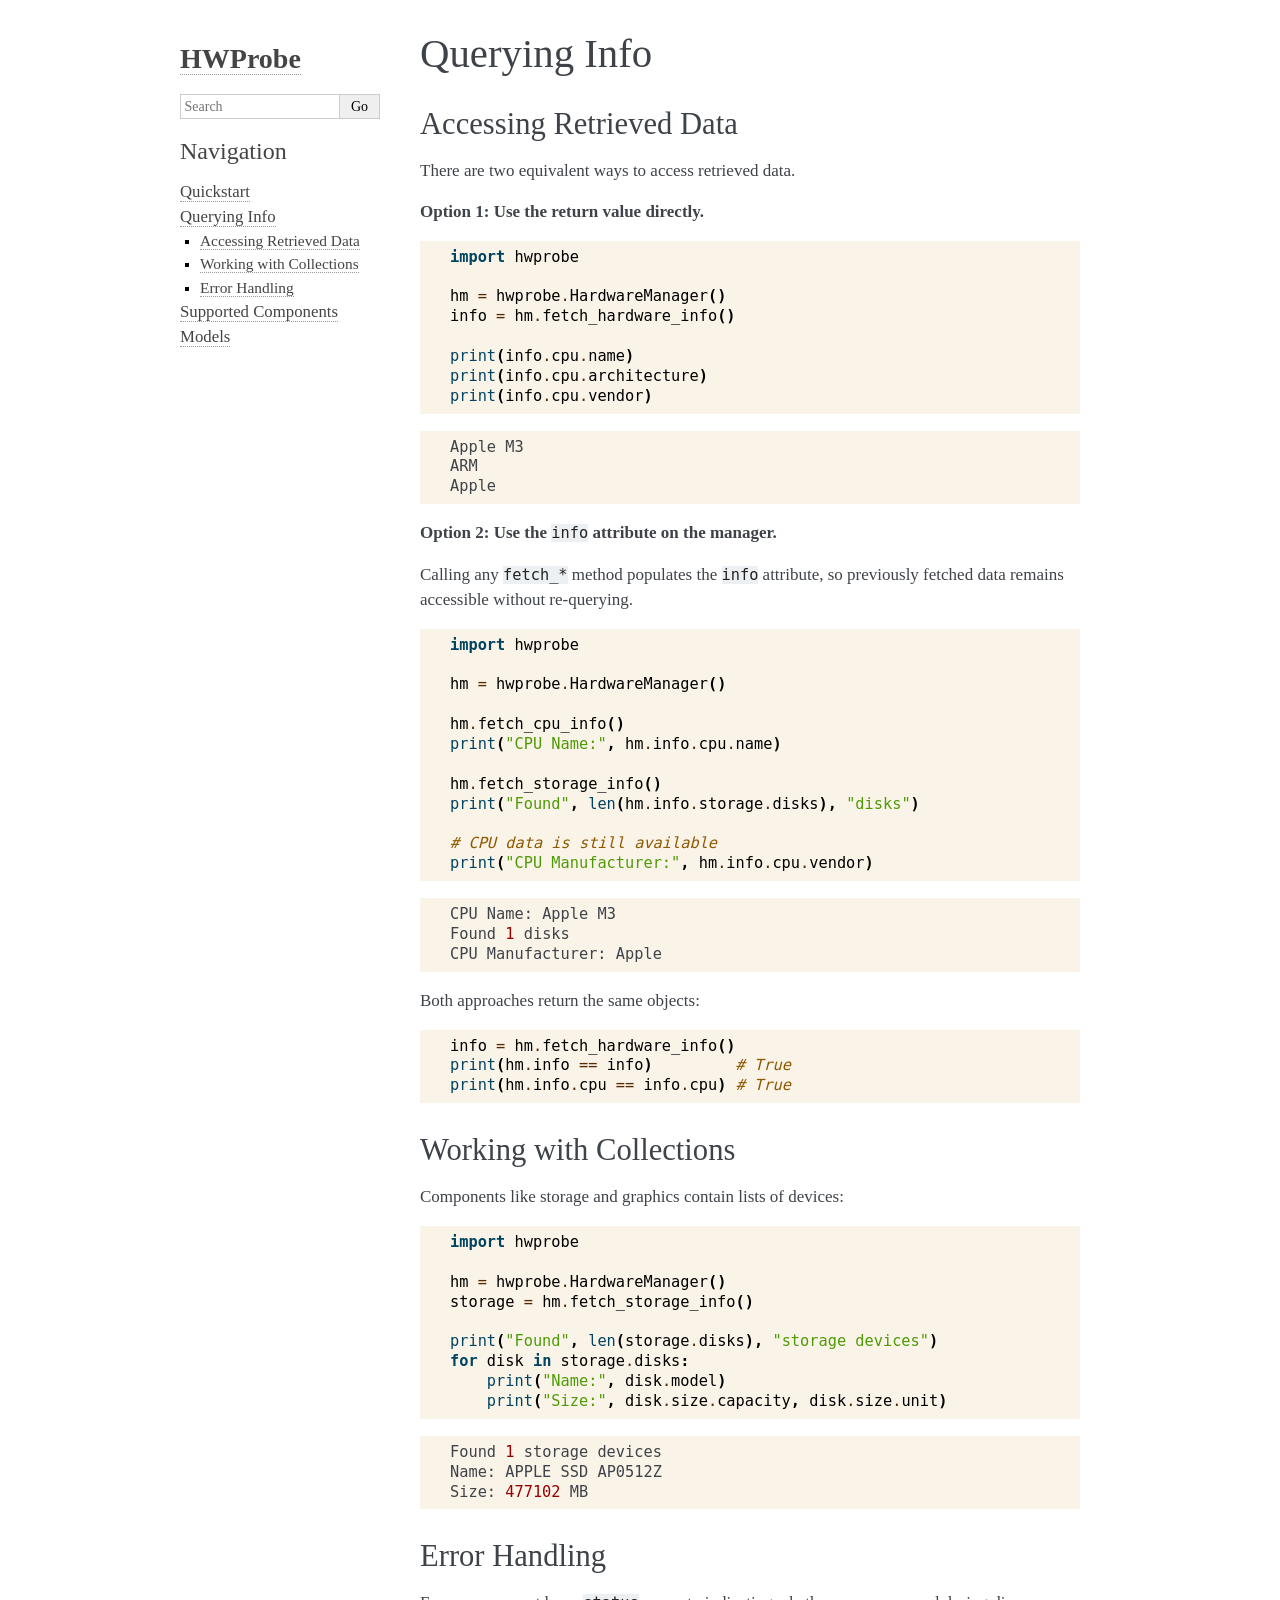
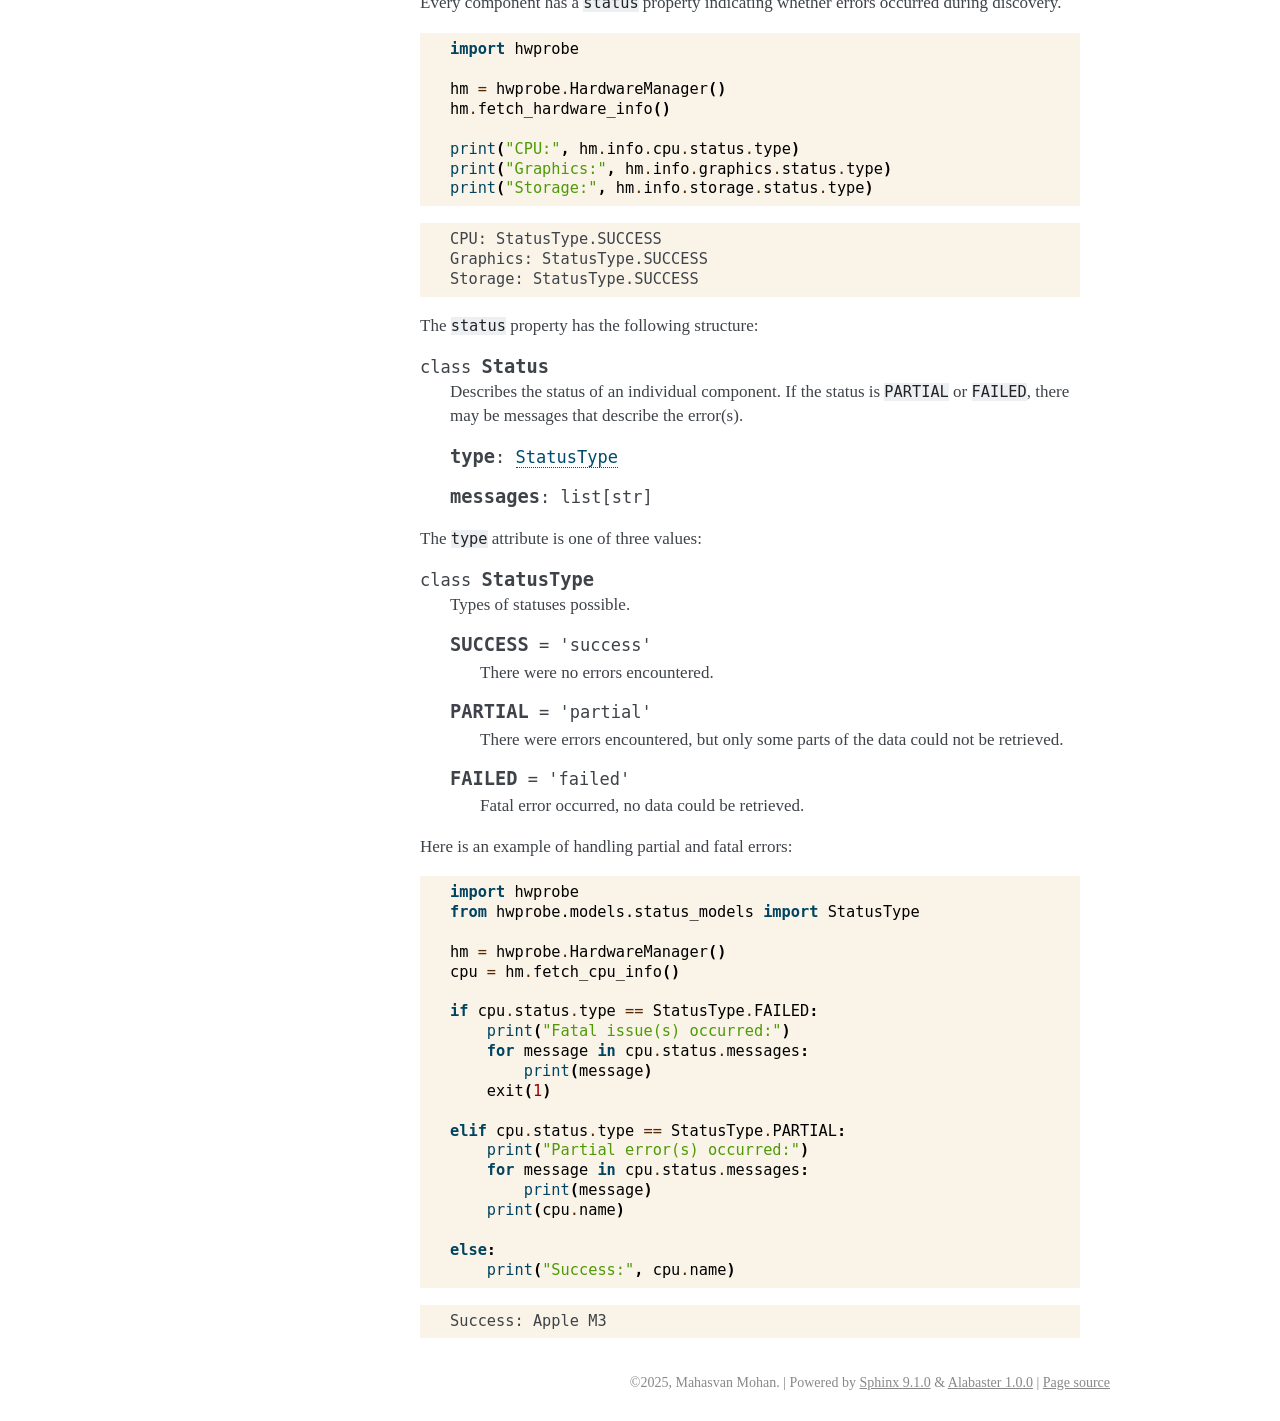
<file: querying_info.html>
<!DOCTYPE html>

<html lang="en" data-content_root="./">
  <head>
    <meta charset="utf-8" />
    <meta name="viewport" content="width=device-width, initial-scale=1.0" /><meta name="viewport" content="width=device-width, initial-scale=1" />

    <title>Querying Info &#8212; HWProbe 0.0.1b2 documentation</title>
    <link rel="stylesheet" type="text/css" href="_static/pygments.css?v=d1102ebc" />
    <link rel="stylesheet" type="text/css" href="_static/basic.css?v=b08954a9" />
    <link rel="stylesheet" type="text/css" href="_static/alabaster.css?v=27fed22d" />
    <link rel="stylesheet" type="text/css" href="_static/autodoc_pydantic.css" />
    <script src="_static/documentation_options.js?v=5fb86801"></script>
    <script src="_static/doctools.js?v=fd6eb6e6"></script>
    <script src="_static/sphinx_highlight.js?v=6ffebe34"></script>
    <link rel="index" title="Index" href="genindex.html" />
    <link rel="search" title="Search" href="search.html" />
    <link rel="next" title="Supported Components" href="supported.html" />
    <link rel="prev" title="Quickstart" href="quickstart.html" />
   
  <link rel="stylesheet" href="_static/custom.css" type="text/css" />
  

  
  

  </head><body>
  

    <div class="document">
      <div class="documentwrapper">
        <div class="bodywrapper">
          

          <div class="body" role="main">
            
  <section id="querying-info">
<span id="id1"></span><h1>Querying Info<a class="headerlink" href="#querying-info" title="Link to this heading">¶</a></h1>
<section id="accessing-retrieved-data">
<h2>Accessing Retrieved Data<a class="headerlink" href="#accessing-retrieved-data" title="Link to this heading">¶</a></h2>
<p>There are two equivalent ways to access retrieved data.</p>
<p><strong>Option 1: Use the return value directly.</strong></p>
<div class="highlight-python notranslate"><div class="highlight"><pre><span></span><span class="kn">import</span> <span class="nn">hwprobe</span>

<span class="n">hm</span> <span class="o">=</span> <span class="n">hwprobe</span><span class="o">.</span><span class="n">HardwareManager</span><span class="p">()</span>
<span class="n">info</span> <span class="o">=</span> <span class="n">hm</span><span class="o">.</span><span class="n">fetch_hardware_info</span><span class="p">()</span>

<span class="nb">print</span><span class="p">(</span><span class="n">info</span><span class="o">.</span><span class="n">cpu</span><span class="o">.</span><span class="n">name</span><span class="p">)</span>
<span class="nb">print</span><span class="p">(</span><span class="n">info</span><span class="o">.</span><span class="n">cpu</span><span class="o">.</span><span class="n">architecture</span><span class="p">)</span>
<span class="nb">print</span><span class="p">(</span><span class="n">info</span><span class="o">.</span><span class="n">cpu</span><span class="o">.</span><span class="n">vendor</span><span class="p">)</span>
</pre></div>
</div>
<div class="highlight-shell notranslate"><div class="highlight"><pre><span></span>Apple<span class="w"> </span>M3
ARM
Apple
</pre></div>
</div>
<p><strong>Option 2: Use the</strong> <code class="docutils literal notranslate"><span class="pre">info</span></code> <strong>attribute on the manager.</strong></p>
<p>Calling any <code class="docutils literal notranslate"><span class="pre">fetch_*</span></code> method populates the <code class="docutils literal notranslate"><span class="pre">info</span></code> attribute, so previously
fetched data remains accessible without re-querying.</p>
<div class="highlight-python notranslate"><div class="highlight"><pre><span></span><span class="kn">import</span> <span class="nn">hwprobe</span>

<span class="n">hm</span> <span class="o">=</span> <span class="n">hwprobe</span><span class="o">.</span><span class="n">HardwareManager</span><span class="p">()</span>

<span class="n">hm</span><span class="o">.</span><span class="n">fetch_cpu_info</span><span class="p">()</span>
<span class="nb">print</span><span class="p">(</span><span class="s2">&quot;CPU Name:&quot;</span><span class="p">,</span> <span class="n">hm</span><span class="o">.</span><span class="n">info</span><span class="o">.</span><span class="n">cpu</span><span class="o">.</span><span class="n">name</span><span class="p">)</span>

<span class="n">hm</span><span class="o">.</span><span class="n">fetch_storage_info</span><span class="p">()</span>
<span class="nb">print</span><span class="p">(</span><span class="s2">&quot;Found&quot;</span><span class="p">,</span> <span class="nb">len</span><span class="p">(</span><span class="n">hm</span><span class="o">.</span><span class="n">info</span><span class="o">.</span><span class="n">storage</span><span class="o">.</span><span class="n">disks</span><span class="p">),</span> <span class="s2">&quot;disks&quot;</span><span class="p">)</span>

<span class="c1"># CPU data is still available</span>
<span class="nb">print</span><span class="p">(</span><span class="s2">&quot;CPU Manufacturer:&quot;</span><span class="p">,</span> <span class="n">hm</span><span class="o">.</span><span class="n">info</span><span class="o">.</span><span class="n">cpu</span><span class="o">.</span><span class="n">vendor</span><span class="p">)</span>
</pre></div>
</div>
<div class="highlight-shell notranslate"><div class="highlight"><pre><span></span>CPU<span class="w"> </span>Name:<span class="w"> </span>Apple<span class="w"> </span>M3
Found<span class="w"> </span><span class="m">1</span><span class="w"> </span>disks
CPU<span class="w"> </span>Manufacturer:<span class="w"> </span>Apple
</pre></div>
</div>
<p>Both approaches return the same objects:</p>
<div class="highlight-python notranslate"><div class="highlight"><pre><span></span><span class="n">info</span> <span class="o">=</span> <span class="n">hm</span><span class="o">.</span><span class="n">fetch_hardware_info</span><span class="p">()</span>
<span class="nb">print</span><span class="p">(</span><span class="n">hm</span><span class="o">.</span><span class="n">info</span> <span class="o">==</span> <span class="n">info</span><span class="p">)</span>         <span class="c1"># True</span>
<span class="nb">print</span><span class="p">(</span><span class="n">hm</span><span class="o">.</span><span class="n">info</span><span class="o">.</span><span class="n">cpu</span> <span class="o">==</span> <span class="n">info</span><span class="o">.</span><span class="n">cpu</span><span class="p">)</span> <span class="c1"># True</span>
</pre></div>
</div>
</section>
<section id="working-with-collections">
<h2>Working with Collections<a class="headerlink" href="#working-with-collections" title="Link to this heading">¶</a></h2>
<p>Components like storage and graphics contain lists of devices:</p>
<div class="highlight-python notranslate"><div class="highlight"><pre><span></span><span class="kn">import</span> <span class="nn">hwprobe</span>

<span class="n">hm</span> <span class="o">=</span> <span class="n">hwprobe</span><span class="o">.</span><span class="n">HardwareManager</span><span class="p">()</span>
<span class="n">storage</span> <span class="o">=</span> <span class="n">hm</span><span class="o">.</span><span class="n">fetch_storage_info</span><span class="p">()</span>

<span class="nb">print</span><span class="p">(</span><span class="s2">&quot;Found&quot;</span><span class="p">,</span> <span class="nb">len</span><span class="p">(</span><span class="n">storage</span><span class="o">.</span><span class="n">disks</span><span class="p">),</span> <span class="s2">&quot;storage devices&quot;</span><span class="p">)</span>
<span class="k">for</span> <span class="n">disk</span> <span class="ow">in</span> <span class="n">storage</span><span class="o">.</span><span class="n">disks</span><span class="p">:</span>
    <span class="nb">print</span><span class="p">(</span><span class="s2">&quot;Name:&quot;</span><span class="p">,</span> <span class="n">disk</span><span class="o">.</span><span class="n">model</span><span class="p">)</span>
    <span class="nb">print</span><span class="p">(</span><span class="s2">&quot;Size:&quot;</span><span class="p">,</span> <span class="n">disk</span><span class="o">.</span><span class="n">size</span><span class="o">.</span><span class="n">capacity</span><span class="p">,</span> <span class="n">disk</span><span class="o">.</span><span class="n">size</span><span class="o">.</span><span class="n">unit</span><span class="p">)</span>
</pre></div>
</div>
<div class="highlight-shell notranslate"><div class="highlight"><pre><span></span>Found<span class="w"> </span><span class="m">1</span><span class="w"> </span>storage<span class="w"> </span>devices
Name:<span class="w"> </span>APPLE<span class="w"> </span>SSD<span class="w"> </span>AP0512Z
Size:<span class="w"> </span><span class="m">477102</span><span class="w"> </span>MB
</pre></div>
</div>
</section>
<section id="error-handling">
<span id="errors-during-hardware-discovery"></span><h2>Error Handling<a class="headerlink" href="#error-handling" title="Link to this heading">¶</a></h2>
<p>Every component has a <code class="docutils literal notranslate"><span class="pre">status</span></code> property indicating whether errors occurred
during discovery.</p>
<div class="highlight-python notranslate"><div class="highlight"><pre><span></span><span class="kn">import</span> <span class="nn">hwprobe</span>

<span class="n">hm</span> <span class="o">=</span> <span class="n">hwprobe</span><span class="o">.</span><span class="n">HardwareManager</span><span class="p">()</span>
<span class="n">hm</span><span class="o">.</span><span class="n">fetch_hardware_info</span><span class="p">()</span>

<span class="nb">print</span><span class="p">(</span><span class="s2">&quot;CPU:&quot;</span><span class="p">,</span> <span class="n">hm</span><span class="o">.</span><span class="n">info</span><span class="o">.</span><span class="n">cpu</span><span class="o">.</span><span class="n">status</span><span class="o">.</span><span class="n">type</span><span class="p">)</span>
<span class="nb">print</span><span class="p">(</span><span class="s2">&quot;Graphics:&quot;</span><span class="p">,</span> <span class="n">hm</span><span class="o">.</span><span class="n">info</span><span class="o">.</span><span class="n">graphics</span><span class="o">.</span><span class="n">status</span><span class="o">.</span><span class="n">type</span><span class="p">)</span>
<span class="nb">print</span><span class="p">(</span><span class="s2">&quot;Storage:&quot;</span><span class="p">,</span> <span class="n">hm</span><span class="o">.</span><span class="n">info</span><span class="o">.</span><span class="n">storage</span><span class="o">.</span><span class="n">status</span><span class="o">.</span><span class="n">type</span><span class="p">)</span>
</pre></div>
</div>
<div class="highlight-shell notranslate"><div class="highlight"><pre><span></span>CPU:<span class="w"> </span>StatusType.SUCCESS
Graphics:<span class="w"> </span>StatusType.SUCCESS
Storage:<span class="w"> </span>StatusType.SUCCESS
</pre></div>
</div>
<p>The <code class="docutils literal notranslate"><span class="pre">status</span></code> property has the following structure:</p>
<dl class="py class">
<dt class="sig sig-object py">
<span class="property"><span class="k"><span class="pre">class</span></span><span class="w"> </span></span><span class="sig-name descname"><span class="pre">Status</span></span></dt>
<dd><p>Describes the status of an individual component.
If the status is <code class="docutils literal notranslate"><span class="pre">PARTIAL</span></code> or <code class="docutils literal notranslate"><span class="pre">FAILED</span></code>, there may be messages that describe the error(s).</p>
<dl class="py attribute">
<dt class="sig sig-object py">
<span class="sig-name descname"><span class="pre">type</span></span><span class="property"><span class="p"><span class="pre">:</span></span><span class="w"> </span><a class="reference internal" href="models.html#hwprobe.models.status_models.StatusType" title="hwprobe.models.status_models.StatusType"><span class="pre">StatusType</span></a></span></dt>
<dd></dd></dl>

<dl class="py attribute">
<dt class="sig sig-object py">
<span class="sig-name descname"><span class="pre">messages</span></span><span class="property"><span class="p"><span class="pre">:</span></span><span class="w"> </span><span class="pre">list</span><span class="p"><span class="pre">[</span></span><span class="pre">str</span><span class="p"><span class="pre">]</span></span></span></dt>
<dd></dd></dl>

</dd></dl>

<p>The <code class="docutils literal notranslate"><span class="pre">type</span></code> attribute is one of three values:</p>
<dl class="py class">
<dt class="sig sig-object py">
<span class="property"><span class="k"><span class="pre">class</span></span><span class="w"> </span></span><span class="sig-name descname"><span class="pre">StatusType</span></span></dt>
<dd><p>Types of statuses possible.</p>
<dl class="py attribute">
<dt class="sig sig-object py">
<span class="sig-name descname"><span class="pre">SUCCESS</span></span><span class="property"><span class="w"> </span><span class="p"><span class="pre">=</span></span><span class="w"> </span><span class="pre">'success'</span></span></dt>
<dd><p>There were no errors encountered.</p>
</dd></dl>

<dl class="py attribute">
<dt class="sig sig-object py">
<span class="sig-name descname"><span class="pre">PARTIAL</span></span><span class="property"><span class="w"> </span><span class="p"><span class="pre">=</span></span><span class="w"> </span><span class="pre">'partial'</span></span></dt>
<dd><p>There were errors encountered, but only some parts of the data could not be retrieved.</p>
</dd></dl>

<dl class="py attribute">
<dt class="sig sig-object py">
<span class="sig-name descname"><span class="pre">FAILED</span></span><span class="property"><span class="w"> </span><span class="p"><span class="pre">=</span></span><span class="w"> </span><span class="pre">'failed'</span></span></dt>
<dd><p>Fatal error occurred, no data could be retrieved.</p>
</dd></dl>

</dd></dl>

<p>Here is an example of handling partial and fatal errors:</p>
<div class="highlight-python notranslate"><div class="highlight"><pre><span></span><span class="kn">import</span> <span class="nn">hwprobe</span>
<span class="kn">from</span> <span class="nn">hwprobe.models.status_models</span> <span class="kn">import</span> <span class="n">StatusType</span>

<span class="n">hm</span> <span class="o">=</span> <span class="n">hwprobe</span><span class="o">.</span><span class="n">HardwareManager</span><span class="p">()</span>
<span class="n">cpu</span> <span class="o">=</span> <span class="n">hm</span><span class="o">.</span><span class="n">fetch_cpu_info</span><span class="p">()</span>

<span class="k">if</span> <span class="n">cpu</span><span class="o">.</span><span class="n">status</span><span class="o">.</span><span class="n">type</span> <span class="o">==</span> <span class="n">StatusType</span><span class="o">.</span><span class="n">FAILED</span><span class="p">:</span>
    <span class="nb">print</span><span class="p">(</span><span class="s2">&quot;Fatal issue(s) occurred:&quot;</span><span class="p">)</span>
    <span class="k">for</span> <span class="n">message</span> <span class="ow">in</span> <span class="n">cpu</span><span class="o">.</span><span class="n">status</span><span class="o">.</span><span class="n">messages</span><span class="p">:</span>
        <span class="nb">print</span><span class="p">(</span><span class="n">message</span><span class="p">)</span>
    <span class="n">exit</span><span class="p">(</span><span class="mi">1</span><span class="p">)</span>

<span class="k">elif</span> <span class="n">cpu</span><span class="o">.</span><span class="n">status</span><span class="o">.</span><span class="n">type</span> <span class="o">==</span> <span class="n">StatusType</span><span class="o">.</span><span class="n">PARTIAL</span><span class="p">:</span>
    <span class="nb">print</span><span class="p">(</span><span class="s2">&quot;Partial error(s) occurred:&quot;</span><span class="p">)</span>
    <span class="k">for</span> <span class="n">message</span> <span class="ow">in</span> <span class="n">cpu</span><span class="o">.</span><span class="n">status</span><span class="o">.</span><span class="n">messages</span><span class="p">:</span>
        <span class="nb">print</span><span class="p">(</span><span class="n">message</span><span class="p">)</span>
    <span class="nb">print</span><span class="p">(</span><span class="n">cpu</span><span class="o">.</span><span class="n">name</span><span class="p">)</span>

<span class="k">else</span><span class="p">:</span>
    <span class="nb">print</span><span class="p">(</span><span class="s2">&quot;Success:&quot;</span><span class="p">,</span> <span class="n">cpu</span><span class="o">.</span><span class="n">name</span><span class="p">)</span>
</pre></div>
</div>
<div class="highlight-shell notranslate"><div class="highlight"><pre><span></span>Success:<span class="w"> </span>Apple<span class="w"> </span>M3
</pre></div>
</div>
</section>
</section>


          </div>
          
        </div>
      </div>
      <div class="sphinxsidebar" role="navigation" aria-label="Main">
        <div class="sphinxsidebarwrapper">
<h1 class="logo"><a href="index.html">HWProbe</a></h1>









<search id="searchbox" style="display: none" role="search">
    <div class="searchformwrapper">
    <form class="search" action="search.html" method="get">
      <input type="text" name="q" aria-labelledby="searchlabel" autocomplete="off" autocorrect="off" autocapitalize="off" spellcheck="false" placeholder="Search"/>
      <input type="submit" value="Go" />
    </form>
    </div>
</search>
<script>document.getElementById('searchbox').style.display = "block"</script><h3>Navigation</h3>
<ul class="current">
<li class="toctree-l1"><a class="reference internal" href="quickstart.html">Quickstart</a></li>
<li class="toctree-l1 current"><a class="current reference internal" href="#">Querying Info</a><ul>
<li class="toctree-l2"><a class="reference internal" href="#accessing-retrieved-data">Accessing Retrieved Data</a></li>
<li class="toctree-l2"><a class="reference internal" href="#working-with-collections">Working with Collections</a></li>
<li class="toctree-l2"><a class="reference internal" href="#error-handling">Error Handling</a></li>
</ul>
</li>
<li class="toctree-l1"><a class="reference internal" href="supported.html">Supported Components</a></li>
<li class="toctree-l1"><a class="reference internal" href="models.html">Models</a></li>
</ul>

<div class="relations">
<h3>Related Topics</h3>
<ul>
  <li><a href="index.html">Documentation overview</a><ul>
      <li>Previous: <a href="quickstart.html" title="previous chapter">Quickstart</a></li>
      <li>Next: <a href="supported.html" title="next chapter">Supported Components</a></li>
  </ul></li>
</ul>
</div>








        </div>
      </div>
      <div class="clearer"></div>
    </div>
    <div class="footer">
      &#169;2025, Mahasvan Mohan.
      
      |
      Powered by <a href="https://www.sphinx-doc.org/">Sphinx 9.1.0</a>
      &amp; <a href="https://alabaster.readthedocs.io">Alabaster 1.0.0</a>
      
      |
      <a href="_sources/querying_info.rst.txt"
          rel="nofollow">Page source</a>
    </div>

    

    
  </body>
</html>
</file>
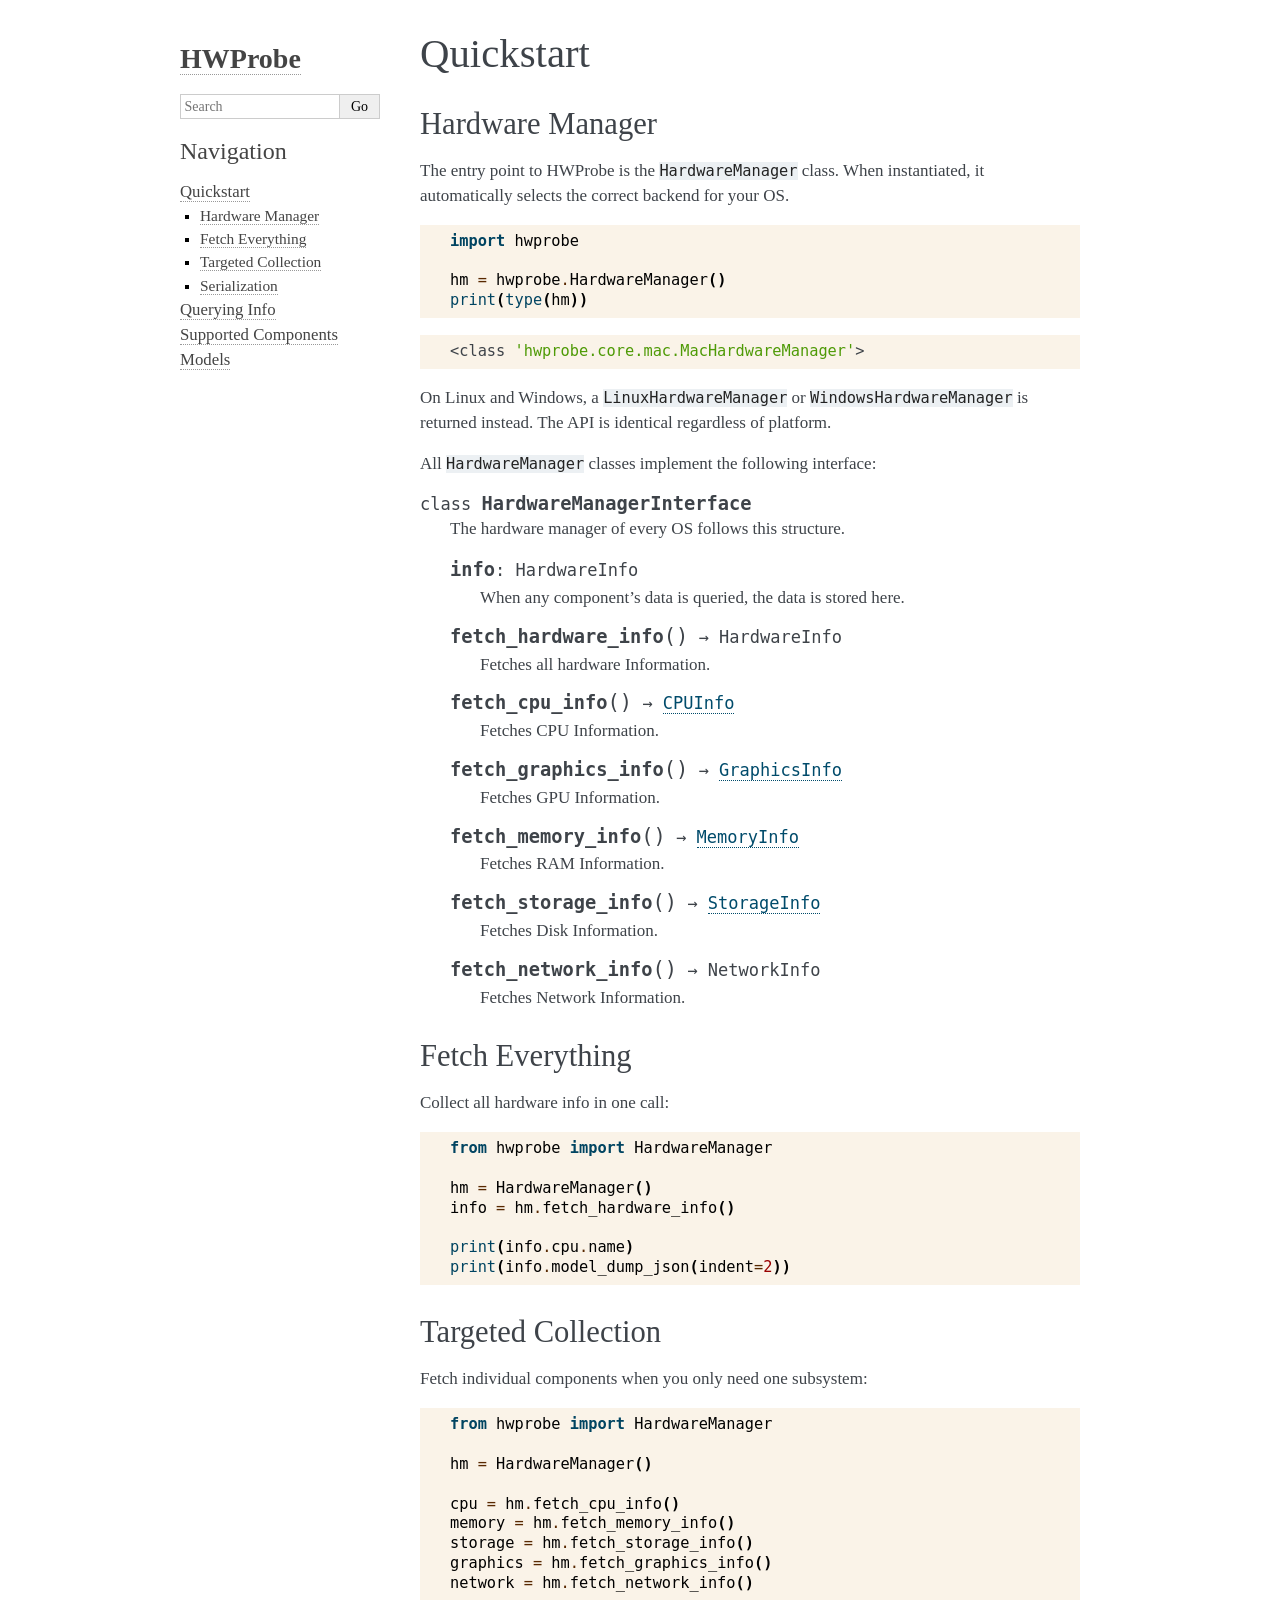
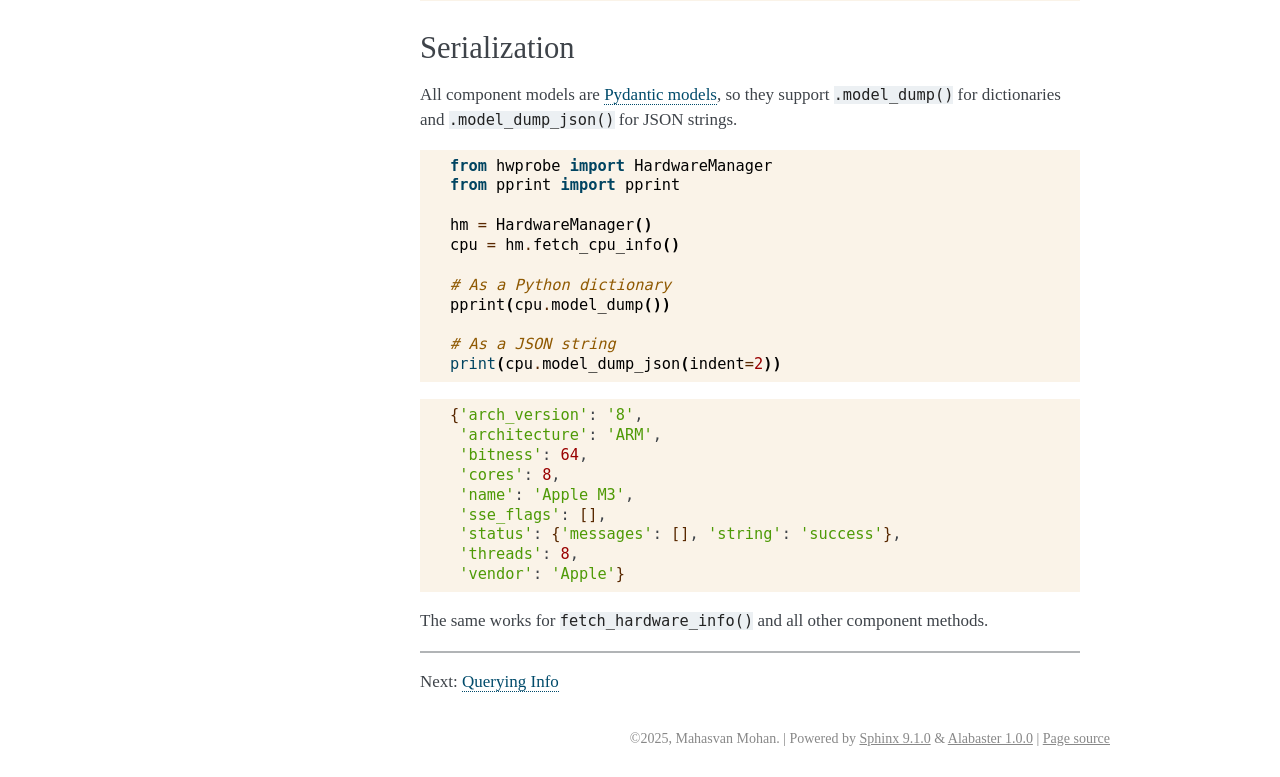
<file: quickstart.html>
<!DOCTYPE html>

<html lang="en" data-content_root="./">
  <head>
    <meta charset="utf-8" />
    <meta name="viewport" content="width=device-width, initial-scale=1.0" /><meta name="viewport" content="width=device-width, initial-scale=1" />

    <title>Quickstart &#8212; HWProbe 0.0.1b2 documentation</title>
    <link rel="stylesheet" type="text/css" href="_static/pygments.css?v=d1102ebc" />
    <link rel="stylesheet" type="text/css" href="_static/basic.css?v=b08954a9" />
    <link rel="stylesheet" type="text/css" href="_static/alabaster.css?v=27fed22d" />
    <link rel="stylesheet" type="text/css" href="_static/autodoc_pydantic.css" />
    <script src="_static/documentation_options.js?v=5fb86801"></script>
    <script src="_static/doctools.js?v=fd6eb6e6"></script>
    <script src="_static/sphinx_highlight.js?v=6ffebe34"></script>
    <link rel="index" title="Index" href="genindex.html" />
    <link rel="search" title="Search" href="search.html" />
    <link rel="next" title="Querying Info" href="querying_info.html" />
    <link rel="prev" title="HWProbe" href="index.html" />
   
  <link rel="stylesheet" href="_static/custom.css" type="text/css" />
  

  
  

  </head><body>
  

    <div class="document">
      <div class="documentwrapper">
        <div class="bodywrapper">
          

          <div class="body" role="main">
            
  <section id="quickstart">
<span id="id1"></span><h1>Quickstart<a class="headerlink" href="#quickstart" title="Link to this heading">¶</a></h1>
<section id="hardware-manager">
<h2>Hardware Manager<a class="headerlink" href="#hardware-manager" title="Link to this heading">¶</a></h2>
<p>The entry point to HWProbe is the <code class="docutils literal notranslate"><span class="pre">HardwareManager</span></code> class.
When instantiated, it automatically selects the correct backend for your OS.</p>
<div class="highlight-python notranslate"><div class="highlight"><pre><span></span><span class="kn">import</span> <span class="nn">hwprobe</span>

<span class="n">hm</span> <span class="o">=</span> <span class="n">hwprobe</span><span class="o">.</span><span class="n">HardwareManager</span><span class="p">()</span>
<span class="nb">print</span><span class="p">(</span><span class="nb">type</span><span class="p">(</span><span class="n">hm</span><span class="p">))</span>
</pre></div>
</div>
<div class="highlight-shell notranslate"><div class="highlight"><pre><span></span>&lt;class<span class="w"> </span><span class="s1">&#39;hwprobe.core.mac.MacHardwareManager&#39;</span>&gt;
</pre></div>
</div>
<p>On Linux and Windows, a <code class="docutils literal notranslate"><span class="pre">LinuxHardwareManager</span></code> or <code class="docutils literal notranslate"><span class="pre">WindowsHardwareManager</span></code>
is returned instead. The API is identical regardless of platform.</p>
<p>All <code class="docutils literal notranslate"><span class="pre">HardwareManager</span></code> classes implement the following interface:</p>
<dl class="py class">
<dt class="sig sig-object py">
<span class="property"><span class="k"><span class="pre">class</span></span><span class="w"> </span></span><span class="sig-name descname"><span class="pre">HardwareManagerInterface</span></span></dt>
<dd><p>The hardware manager of every OS follows this structure.</p>
<dl class="py attribute">
<dt class="sig sig-object py">
<span class="sig-name descname"><span class="pre">info</span></span><span class="property"><span class="p"><span class="pre">:</span></span><span class="w"> </span><span class="pre">HardwareInfo</span></span></dt>
<dd><p>When any component’s data is queried, the data is stored here.</p>
</dd></dl>

<dl class="py method">
<dt class="sig sig-object py">
<span class="sig-name descname"><span class="pre">fetch_hardware_info</span></span><span class="sig-paren">(</span><span class="sig-paren">)</span> <span class="sig-return"><span class="sig-return-icon">&#x2192;</span> <span class="sig-return-typehint"><span class="pre">HardwareInfo</span></span></span></dt>
<dd><p>Fetches all hardware Information.</p>
</dd></dl>

<dl class="py method">
<dt class="sig sig-object py">
<span class="sig-name descname"><span class="pre">fetch_cpu_info</span></span><span class="sig-paren">(</span><span class="sig-paren">)</span> <span class="sig-return"><span class="sig-return-icon">&#x2192;</span> <span class="sig-return-typehint"><a class="reference internal" href="models.html#hwprobe.models.cpu_models.CPUInfo" title="hwprobe.models.cpu_models.CPUInfo"><span class="pre">CPUInfo</span></a></span></span></dt>
<dd><p>Fetches CPU Information.</p>
</dd></dl>

<dl class="py method">
<dt class="sig sig-object py">
<span class="sig-name descname"><span class="pre">fetch_graphics_info</span></span><span class="sig-paren">(</span><span class="sig-paren">)</span> <span class="sig-return"><span class="sig-return-icon">&#x2192;</span> <span class="sig-return-typehint"><a class="reference internal" href="models.html#hwprobe.models.gpu_models.GraphicsInfo" title="hwprobe.models.gpu_models.GraphicsInfo"><span class="pre">GraphicsInfo</span></a></span></span></dt>
<dd><p>Fetches GPU Information.</p>
</dd></dl>

<dl class="py method">
<dt class="sig sig-object py">
<span class="sig-name descname"><span class="pre">fetch_memory_info</span></span><span class="sig-paren">(</span><span class="sig-paren">)</span> <span class="sig-return"><span class="sig-return-icon">&#x2192;</span> <span class="sig-return-typehint"><a class="reference internal" href="models.html#hwprobe.models.memory_models.MemoryInfo" title="hwprobe.models.memory_models.MemoryInfo"><span class="pre">MemoryInfo</span></a></span></span></dt>
<dd><p>Fetches RAM Information.</p>
</dd></dl>

<dl class="py method">
<dt class="sig sig-object py">
<span class="sig-name descname"><span class="pre">fetch_storage_info</span></span><span class="sig-paren">(</span><span class="sig-paren">)</span> <span class="sig-return"><span class="sig-return-icon">&#x2192;</span> <span class="sig-return-typehint"><a class="reference internal" href="models.html#hwprobe.models.storage_models.StorageInfo" title="hwprobe.models.storage_models.StorageInfo"><span class="pre">StorageInfo</span></a></span></span></dt>
<dd><p>Fetches Disk Information.</p>
</dd></dl>

<dl class="py method">
<dt class="sig sig-object py">
<span class="sig-name descname"><span class="pre">fetch_network_info</span></span><span class="sig-paren">(</span><span class="sig-paren">)</span> <span class="sig-return"><span class="sig-return-icon">&#x2192;</span> <span class="sig-return-typehint"><span class="pre">NetworkInfo</span></span></span></dt>
<dd><p>Fetches Network Information.</p>
</dd></dl>

</dd></dl>

</section>
<section id="fetch-everything">
<h2>Fetch Everything<a class="headerlink" href="#fetch-everything" title="Link to this heading">¶</a></h2>
<p>Collect all hardware info in one call:</p>
<div class="highlight-python notranslate"><div class="highlight"><pre><span></span><span class="kn">from</span> <span class="nn">hwprobe</span> <span class="kn">import</span> <span class="n">HardwareManager</span>

<span class="n">hm</span> <span class="o">=</span> <span class="n">HardwareManager</span><span class="p">()</span>
<span class="n">info</span> <span class="o">=</span> <span class="n">hm</span><span class="o">.</span><span class="n">fetch_hardware_info</span><span class="p">()</span>

<span class="nb">print</span><span class="p">(</span><span class="n">info</span><span class="o">.</span><span class="n">cpu</span><span class="o">.</span><span class="n">name</span><span class="p">)</span>
<span class="nb">print</span><span class="p">(</span><span class="n">info</span><span class="o">.</span><span class="n">model_dump_json</span><span class="p">(</span><span class="n">indent</span><span class="o">=</span><span class="mi">2</span><span class="p">))</span>
</pre></div>
</div>
</section>
<section id="targeted-collection">
<h2>Targeted Collection<a class="headerlink" href="#targeted-collection" title="Link to this heading">¶</a></h2>
<p>Fetch individual components when you only need one subsystem:</p>
<div class="highlight-python notranslate"><div class="highlight"><pre><span></span><span class="kn">from</span> <span class="nn">hwprobe</span> <span class="kn">import</span> <span class="n">HardwareManager</span>

<span class="n">hm</span> <span class="o">=</span> <span class="n">HardwareManager</span><span class="p">()</span>

<span class="n">cpu</span> <span class="o">=</span> <span class="n">hm</span><span class="o">.</span><span class="n">fetch_cpu_info</span><span class="p">()</span>
<span class="n">memory</span> <span class="o">=</span> <span class="n">hm</span><span class="o">.</span><span class="n">fetch_memory_info</span><span class="p">()</span>
<span class="n">storage</span> <span class="o">=</span> <span class="n">hm</span><span class="o">.</span><span class="n">fetch_storage_info</span><span class="p">()</span>
<span class="n">graphics</span> <span class="o">=</span> <span class="n">hm</span><span class="o">.</span><span class="n">fetch_graphics_info</span><span class="p">()</span>
<span class="n">network</span> <span class="o">=</span> <span class="n">hm</span><span class="o">.</span><span class="n">fetch_network_info</span><span class="p">()</span>
</pre></div>
</div>
</section>
<section id="serialization">
<h2>Serialization<a class="headerlink" href="#serialization" title="Link to this heading">¶</a></h2>
<p>All component models are <a class="reference external" href="https://docs.pydantic.dev/latest/concepts/models/">Pydantic models</a>,
so they support <code class="docutils literal notranslate"><span class="pre">.model_dump()</span></code> for dictionaries and <code class="docutils literal notranslate"><span class="pre">.model_dump_json()</span></code> for JSON strings.</p>
<div class="highlight-python notranslate"><div class="highlight"><pre><span></span><span class="kn">from</span> <span class="nn">hwprobe</span> <span class="kn">import</span> <span class="n">HardwareManager</span>
<span class="kn">from</span> <span class="nn">pprint</span> <span class="kn">import</span> <span class="n">pprint</span>

<span class="n">hm</span> <span class="o">=</span> <span class="n">HardwareManager</span><span class="p">()</span>
<span class="n">cpu</span> <span class="o">=</span> <span class="n">hm</span><span class="o">.</span><span class="n">fetch_cpu_info</span><span class="p">()</span>

<span class="c1"># As a Python dictionary</span>
<span class="n">pprint</span><span class="p">(</span><span class="n">cpu</span><span class="o">.</span><span class="n">model_dump</span><span class="p">())</span>

<span class="c1"># As a JSON string</span>
<span class="nb">print</span><span class="p">(</span><span class="n">cpu</span><span class="o">.</span><span class="n">model_dump_json</span><span class="p">(</span><span class="n">indent</span><span class="o">=</span><span class="mi">2</span><span class="p">))</span>
</pre></div>
</div>
<div class="highlight-shell notranslate"><div class="highlight"><pre><span></span><span class="o">{</span><span class="s1">&#39;arch_version&#39;</span>:<span class="w"> </span><span class="s1">&#39;8&#39;</span>,
<span class="w"> </span><span class="s1">&#39;architecture&#39;</span>:<span class="w"> </span><span class="s1">&#39;ARM&#39;</span>,
<span class="w"> </span><span class="s1">&#39;bitness&#39;</span>:<span class="w"> </span><span class="m">64</span>,
<span class="w"> </span><span class="s1">&#39;cores&#39;</span>:<span class="w"> </span><span class="m">8</span>,
<span class="w"> </span><span class="s1">&#39;name&#39;</span>:<span class="w"> </span><span class="s1">&#39;Apple M3&#39;</span>,
<span class="w"> </span><span class="s1">&#39;sse_flags&#39;</span>:<span class="w"> </span><span class="o">[]</span>,
<span class="w"> </span><span class="s1">&#39;status&#39;</span>:<span class="w"> </span><span class="o">{</span><span class="s1">&#39;messages&#39;</span>:<span class="w"> </span><span class="o">[]</span>,<span class="w"> </span><span class="s1">&#39;string&#39;</span>:<span class="w"> </span><span class="s1">&#39;success&#39;</span><span class="o">}</span>,
<span class="w"> </span><span class="s1">&#39;threads&#39;</span>:<span class="w"> </span><span class="m">8</span>,
<span class="w"> </span><span class="s1">&#39;vendor&#39;</span>:<span class="w"> </span><span class="s1">&#39;Apple&#39;</span><span class="o">}</span>
</pre></div>
</div>
<p>The same works for <code class="docutils literal notranslate"><span class="pre">fetch_hardware_info()</span></code> and all other component methods.</p>
<hr class="docutils" />
<p>Next: <a class="reference internal" href="querying_info.html#querying-info"><span class="std std-ref">Querying Info</span></a></p>
</section>
</section>


          </div>
          
        </div>
      </div>
      <div class="sphinxsidebar" role="navigation" aria-label="Main">
        <div class="sphinxsidebarwrapper">
<h1 class="logo"><a href="index.html">HWProbe</a></h1>









<search id="searchbox" style="display: none" role="search">
    <div class="searchformwrapper">
    <form class="search" action="search.html" method="get">
      <input type="text" name="q" aria-labelledby="searchlabel" autocomplete="off" autocorrect="off" autocapitalize="off" spellcheck="false" placeholder="Search"/>
      <input type="submit" value="Go" />
    </form>
    </div>
</search>
<script>document.getElementById('searchbox').style.display = "block"</script><h3>Navigation</h3>
<ul class="current">
<li class="toctree-l1 current"><a class="current reference internal" href="#">Quickstart</a><ul>
<li class="toctree-l2"><a class="reference internal" href="#hardware-manager">Hardware Manager</a></li>
<li class="toctree-l2"><a class="reference internal" href="#fetch-everything">Fetch Everything</a></li>
<li class="toctree-l2"><a class="reference internal" href="#targeted-collection">Targeted Collection</a></li>
<li class="toctree-l2"><a class="reference internal" href="#serialization">Serialization</a></li>
</ul>
</li>
<li class="toctree-l1"><a class="reference internal" href="querying_info.html">Querying Info</a></li>
<li class="toctree-l1"><a class="reference internal" href="supported.html">Supported Components</a></li>
<li class="toctree-l1"><a class="reference internal" href="models.html">Models</a></li>
</ul>

<div class="relations">
<h3>Related Topics</h3>
<ul>
  <li><a href="index.html">Documentation overview</a><ul>
      <li>Previous: <a href="index.html" title="previous chapter">HWProbe</a></li>
      <li>Next: <a href="querying_info.html" title="next chapter">Querying Info</a></li>
  </ul></li>
</ul>
</div>








        </div>
      </div>
      <div class="clearer"></div>
    </div>
    <div class="footer">
      &#169;2025, Mahasvan Mohan.
      
      |
      Powered by <a href="https://www.sphinx-doc.org/">Sphinx 9.1.0</a>
      &amp; <a href="https://alabaster.readthedocs.io">Alabaster 1.0.0</a>
      
      |
      <a href="_sources/quickstart.rst.txt"
          rel="nofollow">Page source</a>
    </div>

    

    
  </body>
</html>
</file>
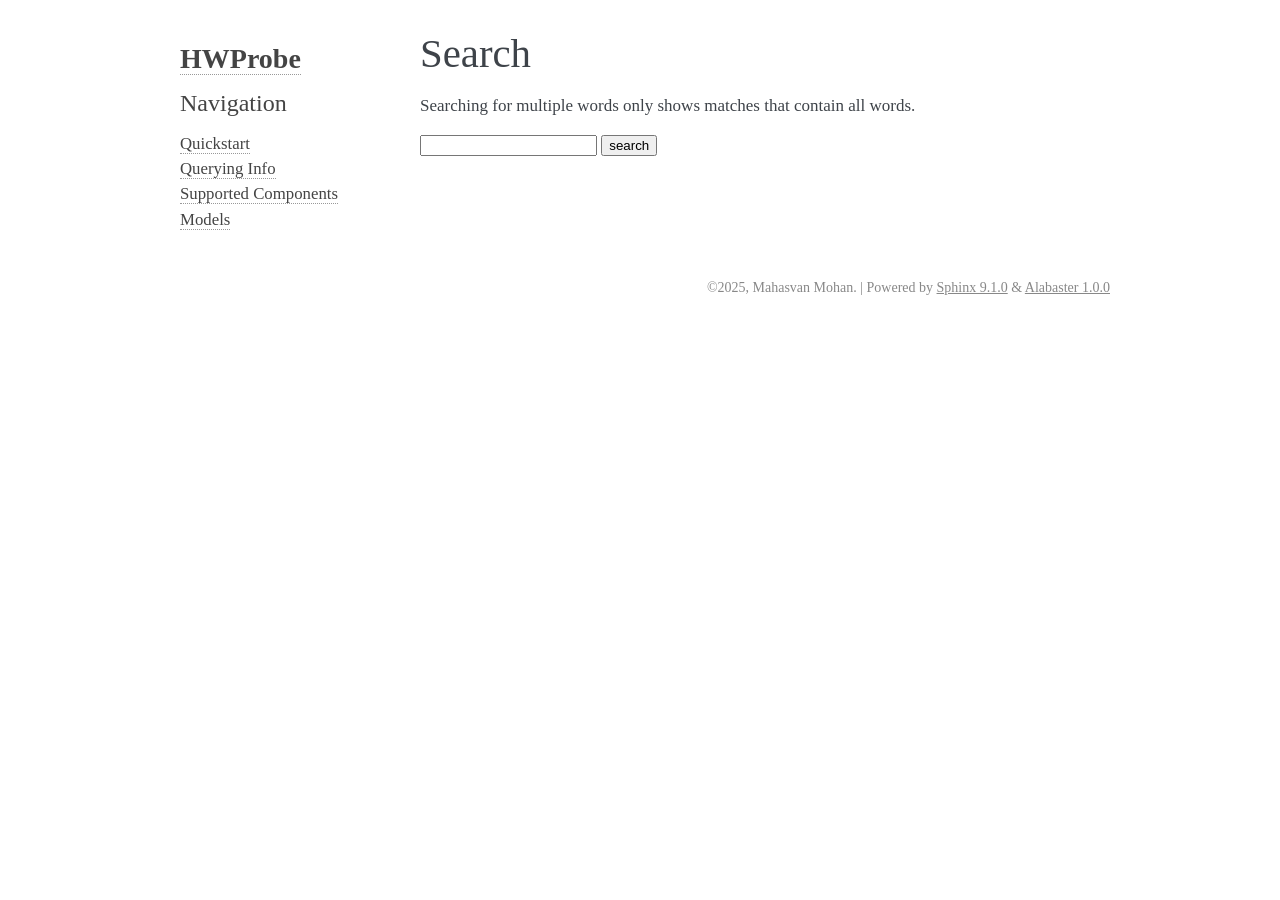
<file: search.html>
<!DOCTYPE html>

<html lang="en" data-content_root="./">
  <head>
    <meta charset="utf-8" />
    <meta name="viewport" content="width=device-width, initial-scale=1.0" />
    <title>Search &#8212; HWProbe 0.0.1b2 documentation</title>
    <link rel="stylesheet" type="text/css" href="_static/pygments.css?v=d1102ebc" />
    <link rel="stylesheet" type="text/css" href="_static/basic.css?v=b08954a9" />
    <link rel="stylesheet" type="text/css" href="_static/alabaster.css?v=27fed22d" />
    <link rel="stylesheet" type="text/css" href="_static/autodoc_pydantic.css" />
    
    <script src="_static/documentation_options.js?v=5fb86801"></script>
    <script src="_static/doctools.js?v=fd6eb6e6"></script>
    <script src="_static/sphinx_highlight.js?v=6ffebe34"></script>
    <script src="_static/searchtools.js"></script>
    <script src="_static/language_data.js"></script>
    <link rel="index" title="Index" href="genindex.html" />
    <link rel="search" title="Search" href="#" />
    <script src="searchindex.js" defer="defer"></script>
    <meta name="robots" content="noindex" />
    
   
  <link rel="stylesheet" href="_static/custom.css" type="text/css" />
  

  
  


  </head><body>
  

    <div class="document">
      <div class="documentwrapper">
        <div class="bodywrapper">
          

          <div class="body" role="main">
            
  <h1 id="search-documentation">Search</h1>
  
  <noscript>
  <div class="admonition warning">
  <p>
    Please activate JavaScript to enable the search
    functionality.
  </p>
  </div>
  </noscript>
  
  
  <p>
    Searching for multiple words only shows matches that contain
    all words.
  </p>
  
  
  <form action="" method="get">
    <input type="text" name="q" aria-labelledby="search-documentation" value="" autocomplete="off" autocorrect="off" autocapitalize="off" spellcheck="false"/>
    <input type="submit" value="search" />
    <span id="search-progress" style="padding-left: 10px"></span>
  </form>
  
  
  <div id="search-results"></div>
  

          </div>
          
        </div>
      </div>
      <div class="sphinxsidebar" role="navigation" aria-label="Main">
        <div class="sphinxsidebarwrapper">
<h1 class="logo"><a href="index.html">HWProbe</a></h1>








<h3>Navigation</h3>
<ul>
<li class="toctree-l1"><a class="reference internal" href="quickstart.html">Quickstart</a></li>
<li class="toctree-l1"><a class="reference internal" href="querying_info.html">Querying Info</a></li>
<li class="toctree-l1"><a class="reference internal" href="supported.html">Supported Components</a></li>
<li class="toctree-l1"><a class="reference internal" href="models.html">Models</a></li>
</ul>

<div class="relations">
<h3>Related Topics</h3>
<ul>
  <li><a href="index.html">Documentation overview</a><ul>
  </ul></li>
</ul>
</div>








        </div>
      </div>
      <div class="clearer"></div>
    </div>
    <div class="footer">
      &#169;2025, Mahasvan Mohan.
      
      |
      Powered by <a href="https://www.sphinx-doc.org/">Sphinx 9.1.0</a>
      &amp; <a href="https://alabaster.readthedocs.io">Alabaster 1.0.0</a>
      
    </div>

    

    
  </body>
</html>
</file>
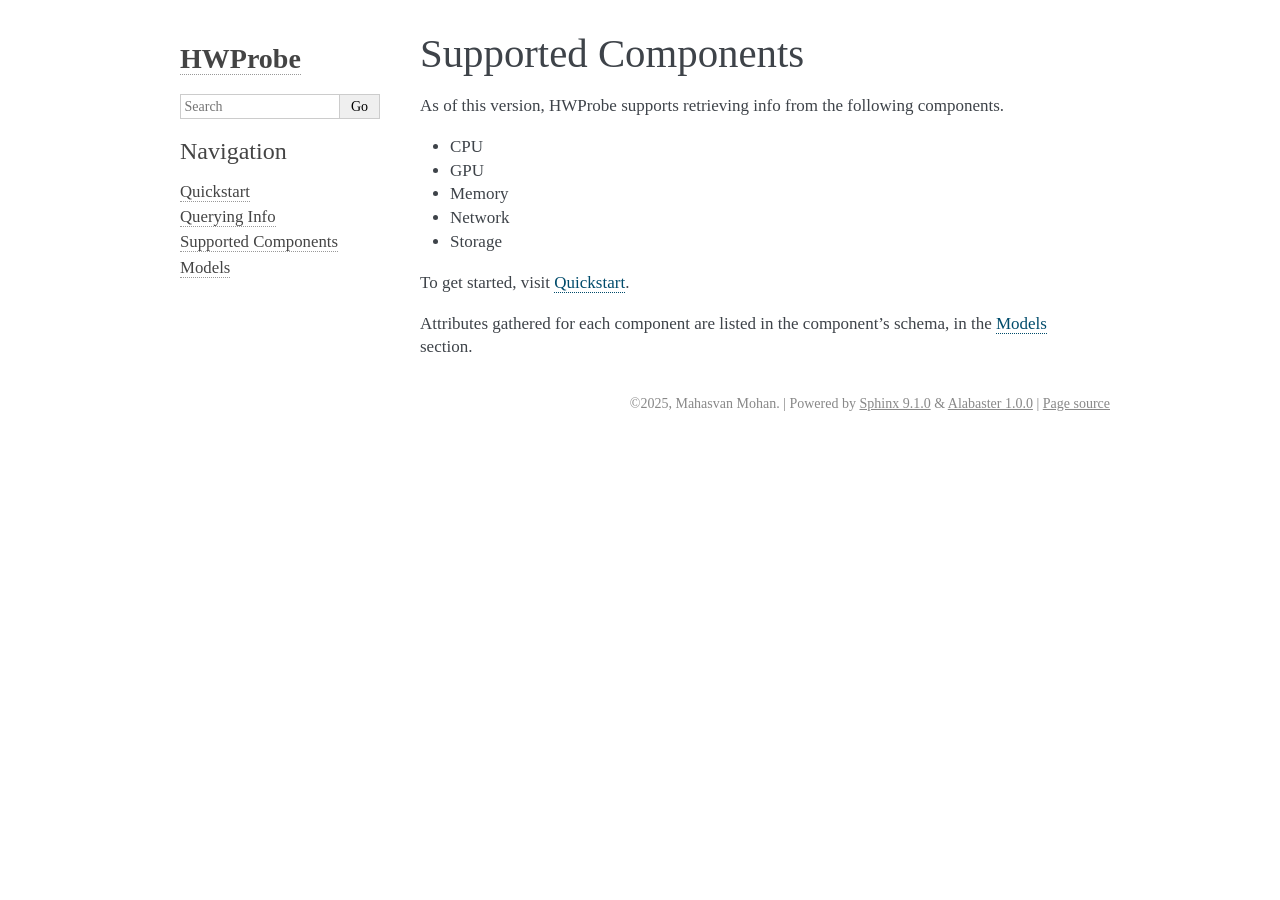
<file: supported.html>
<!DOCTYPE html>

<html lang="en" data-content_root="./">
  <head>
    <meta charset="utf-8" />
    <meta name="viewport" content="width=device-width, initial-scale=1.0" /><meta name="viewport" content="width=device-width, initial-scale=1" />

    <title>Supported Components &#8212; HWProbe 0.0.1b2 documentation</title>
    <link rel="stylesheet" type="text/css" href="_static/pygments.css?v=d1102ebc" />
    <link rel="stylesheet" type="text/css" href="_static/basic.css?v=b08954a9" />
    <link rel="stylesheet" type="text/css" href="_static/alabaster.css?v=27fed22d" />
    <link rel="stylesheet" type="text/css" href="_static/autodoc_pydantic.css" />
    <script src="_static/documentation_options.js?v=5fb86801"></script>
    <script src="_static/doctools.js?v=fd6eb6e6"></script>
    <script src="_static/sphinx_highlight.js?v=6ffebe34"></script>
    <link rel="index" title="Index" href="genindex.html" />
    <link rel="search" title="Search" href="search.html" />
    <link rel="next" title="Models" href="models.html" />
    <link rel="prev" title="Querying Info" href="querying_info.html" />
   
  <link rel="stylesheet" href="_static/custom.css" type="text/css" />
  

  
  

  </head><body>
  

    <div class="document">
      <div class="documentwrapper">
        <div class="bodywrapper">
          

          <div class="body" role="main">
            
  <section id="supported-components">
<span id="supported"></span><h1>Supported Components<a class="headerlink" href="#supported-components" title="Link to this heading">¶</a></h1>
<p>As of this version, HWProbe supports retrieving info from the following components.</p>
<ul class="simple">
<li><p>CPU</p></li>
<li><p>GPU</p></li>
<li><p>Memory</p></li>
<li><p>Network</p></li>
<li><p>Storage</p></li>
</ul>
<p>To get started, visit <a class="reference internal" href="quickstart.html#quickstart"><span class="std std-ref">Quickstart</span></a>.</p>
<p>Attributes gathered for each component are listed in the component’s schema,
in the <a class="reference internal" href="models.html#models"><span class="std std-ref">Models</span></a> section.</p>
</section>


          </div>
          
        </div>
      </div>
      <div class="sphinxsidebar" role="navigation" aria-label="Main">
        <div class="sphinxsidebarwrapper">
<h1 class="logo"><a href="index.html">HWProbe</a></h1>









<search id="searchbox" style="display: none" role="search">
    <div class="searchformwrapper">
    <form class="search" action="search.html" method="get">
      <input type="text" name="q" aria-labelledby="searchlabel" autocomplete="off" autocorrect="off" autocapitalize="off" spellcheck="false" placeholder="Search"/>
      <input type="submit" value="Go" />
    </form>
    </div>
</search>
<script>document.getElementById('searchbox').style.display = "block"</script><h3>Navigation</h3>
<ul class="current">
<li class="toctree-l1"><a class="reference internal" href="quickstart.html">Quickstart</a></li>
<li class="toctree-l1"><a class="reference internal" href="querying_info.html">Querying Info</a></li>
<li class="toctree-l1 current"><a class="current reference internal" href="#">Supported Components</a></li>
<li class="toctree-l1"><a class="reference internal" href="models.html">Models</a></li>
</ul>

<div class="relations">
<h3>Related Topics</h3>
<ul>
  <li><a href="index.html">Documentation overview</a><ul>
      <li>Previous: <a href="querying_info.html" title="previous chapter">Querying Info</a></li>
      <li>Next: <a href="models.html" title="next chapter">Models</a></li>
  </ul></li>
</ul>
</div>








        </div>
      </div>
      <div class="clearer"></div>
    </div>
    <div class="footer">
      &#169;2025, Mahasvan Mohan.
      
      |
      Powered by <a href="https://www.sphinx-doc.org/">Sphinx 9.1.0</a>
      &amp; <a href="https://alabaster.readthedocs.io">Alabaster 1.0.0</a>
      
      |
      <a href="_sources/supported.rst.txt"
          rel="nofollow">Page source</a>
    </div>

    

    
  </body>
</html>
</file>
<file: _static/pygments.css>
pre { line-height: 125%; }
td.linenos .normal { color: inherit; background-color: transparent; padding-left: 5px; padding-right: 5px; }
span.linenos { color: inherit; background-color: transparent; padding-left: 5px; padding-right: 5px; }
td.linenos .special { color: #000000; background-color: #ffffc0; padding-left: 5px; padding-right: 5px; }
span.linenos.special { color: #000000; background-color: #ffffc0; padding-left: 5px; padding-right: 5px; }
.highlight .hll { background-color: #ffffcc }
.highlight { background: #f8f8f8; }
.highlight .c { color: #8f5902; font-style: italic } /* Comment */
.highlight .err { color: #a40000; border: 1px solid #ef2929 } /* Error */
.highlight .g { color: #000000 } /* Generic */
.highlight .k { color: #004461; font-weight: bold } /* Keyword */
.highlight .l { color: #000000 } /* Literal */
.highlight .n { color: #000000 } /* Name */
.highlight .o { color: #582800 } /* Operator */
.highlight .x { color: #000000 } /* Other */
.highlight .p { color: #000000; font-weight: bold } /* Punctuation */
.highlight .ch { color: #8f5902; font-style: italic } /* Comment.Hashbang */
.highlight .cm { color: #8f5902; font-style: italic } /* Comment.Multiline */
.highlight .cp { color: #8f5902 } /* Comment.Preproc */
.highlight .cpf { color: #8f5902; font-style: italic } /* Comment.PreprocFile */
.highlight .c1 { color: #8f5902; font-style: italic } /* Comment.Single */
.highlight .cs { color: #8f5902; font-style: italic } /* Comment.Special */
.highlight .gd { color: #a40000 } /* Generic.Deleted */
.highlight .ge { color: #000000; font-style: italic } /* Generic.Emph */
.highlight .ges { color: #000000 } /* Generic.EmphStrong */
.highlight .gr { color: #ef2929 } /* Generic.Error */
.highlight .gh { color: #000080; font-weight: bold } /* Generic.Heading */
.highlight .gi { color: #00A000 } /* Generic.Inserted */
.highlight .go { color: #888888 } /* Generic.Output */
.highlight .gp { color: #745334 } /* Generic.Prompt */
.highlight .gs { color: #000000; font-weight: bold } /* Generic.Strong */
.highlight .gu { color: #800080; font-weight: bold } /* Generic.Subheading */
.highlight .gt { color: #a40000; font-weight: bold } /* Generic.Traceback */
.highlight .kc { color: #004461; font-weight: bold } /* Keyword.Constant */
.highlight .kd { color: #004461; font-weight: bold } /* Keyword.Declaration */
.highlight .kn { color: #004461; font-weight: bold } /* Keyword.Namespace */
.highlight .kp { color: #004461; font-weight: bold } /* Keyword.Pseudo */
.highlight .kr { color: #004461; font-weight: bold } /* Keyword.Reserved */
.highlight .kt { color: #004461; font-weight: bold } /* Keyword.Type */
.highlight .ld { color: #000000 } /* Literal.Date */
.highlight .m { color: #990000 } /* Literal.Number */
.highlight .s { color: #4e9a06 } /* Literal.String */
.highlight .na { color: #c4a000 } /* Name.Attribute */
.highlight .nb { color: #004461 } /* Name.Builtin */
.highlight .nc { color: #000000 } /* Name.Class */
.highlight .no { color: #000000 } /* Name.Constant */
.highlight .nd { color: #888888 } /* Name.Decorator */
.highlight .ni { color: #ce5c00 } /* Name.Entity */
.highlight .ne { color: #cc0000; font-weight: bold } /* Name.Exception */
.highlight .nf { color: #000000 } /* Name.Function */
.highlight .nl { color: #f57900 } /* Name.Label */
.highlight .nn { color: #000000 } /* Name.Namespace */
.highlight .nx { color: #000000 } /* Name.Other */
.highlight .py { color: #000000 } /* Name.Property */
.highlight .nt { color: #004461; font-weight: bold } /* Name.Tag */
.highlight .nv { color: #000000 } /* Name.Variable */
.highlight .ow { color: #004461; font-weight: bold } /* Operator.Word */
.highlight .pm { color: #000000; font-weight: bold } /* Punctuation.Marker */
.highlight .w { color: #f8f8f8 } /* Text.Whitespace */
.highlight .mb { color: #990000 } /* Literal.Number.Bin */
.highlight .mf { color: #990000 } /* Literal.Number.Float */
.highlight .mh { color: #990000 } /* Literal.Number.Hex */
.highlight .mi { color: #990000 } /* Literal.Number.Integer */
.highlight .mo { color: #990000 } /* Literal.Number.Oct */
.highlight .sa { color: #4e9a06 } /* Literal.String.Affix */
.highlight .sb { color: #4e9a06 } /* Literal.String.Backtick */
.highlight .sc { color: #4e9a06 } /* Literal.String.Char */
.highlight .dl { color: #4e9a06 } /* Literal.String.Delimiter */
.highlight .sd { color: #8f5902; font-style: italic } /* Literal.String.Doc */
.highlight .s2 { color: #4e9a06 } /* Literal.String.Double */
.highlight .se { color: #4e9a06 } /* Literal.String.Escape */
.highlight .sh { color: #4e9a06 } /* Literal.String.Heredoc */
.highlight .si { color: #4e9a06 } /* Literal.String.Interpol */
.highlight .sx { color: #4e9a06 } /* Literal.String.Other */
.highlight .sr { color: #4e9a06 } /* Literal.String.Regex */
.highlight .s1 { color: #4e9a06 } /* Literal.String.Single */
.highlight .ss { color: #4e9a06 } /* Literal.String.Symbol */
.highlight .bp { color: #3465a4 } /* Name.Builtin.Pseudo */
.highlight .fm { color: #000000 } /* Name.Function.Magic */
.highlight .vc { color: #000000 } /* Name.Variable.Class */
.highlight .vg { color: #000000 } /* Name.Variable.Global */
.highlight .vi { color: #000000 } /* Name.Variable.Instance */
.highlight .vm { color: #000000 } /* Name.Variable.Magic */
.highlight .il { color: #990000 } /* Literal.Number.Integer.Long */
</file>
<file: _static/basic.css>
/*
 * Sphinx stylesheet -- basic theme.
 */

/* -- main layout ----------------------------------------------------------- */

div.clearer {
    clear: both;
}

div.section::after {
    display: block;
    content: '';
    clear: left;
}

/* -- relbar ---------------------------------------------------------------- */

div.related {
    width: 100%;
    font-size: 90%;
}

div.related h3 {
    display: none;
}

div.related ul {
    margin: 0;
    padding: 0 0 0 10px;
    list-style: none;
}

div.related li {
    display: inline;
}

div.related li.right {
    float: right;
    margin-right: 5px;
}

/* -- sidebar --------------------------------------------------------------- */

div.sphinxsidebarwrapper {
    padding: 10px 5px 0 10px;
}

div.sphinxsidebar {
    float: left;
    width: 230px;
    margin-left: -100%;
    font-size: 90%;
    word-wrap: break-word;
    overflow-wrap : break-word;
}

div.sphinxsidebar ul {
    list-style: none;
}

div.sphinxsidebar ul ul,
div.sphinxsidebar ul.want-points {
    margin-left: 20px;
    list-style: square;
}

div.sphinxsidebar ul ul {
    margin-top: 0;
    margin-bottom: 0;
}

div.sphinxsidebar form {
    margin-top: 10px;
}

div.sphinxsidebar input {
    border: 1px solid #98dbcc;
    font-family: sans-serif;
    font-size: 1em;
}

div.sphinxsidebar #searchbox form.search {
    overflow: hidden;
}

div.sphinxsidebar #searchbox input[type="text"] {
    float: left;
    width: 80%;
    padding: 0.25em;
    box-sizing: border-box;
}

div.sphinxsidebar #searchbox input[type="submit"] {
    float: left;
    width: 20%;
    border-left: none;
    padding: 0.25em;
    box-sizing: border-box;
}


img {
    border: 0;
    max-width: 100%;
}

/* -- search page ----------------------------------------------------------- */

ul.search {
    margin-top: 10px;
}

ul.search li {
    padding: 5px 0;
}

ul.search li a {
    font-weight: bold;
}

ul.search li p.context {
    color: #888;
    margin: 2px 0 0 30px;
    text-align: left;
}

ul.keywordmatches li.goodmatch a {
    font-weight: bold;
}

/* -- index page ------------------------------------------------------------ */

table.contentstable {
    width: 90%;
    margin-left: auto;
    margin-right: auto;
}

table.contentstable p.biglink {
    line-height: 150%;
}

a.biglink {
    font-size: 1.3em;
}

span.linkdescr {
    font-style: italic;
    padding-top: 5px;
    font-size: 90%;
}

/* -- general index --------------------------------------------------------- */

table.indextable {
    width: 100%;
}

table.indextable td {
    text-align: left;
    vertical-align: top;
}

table.indextable ul {
    margin-top: 0;
    margin-bottom: 0;
    list-style-type: none;
}

table.indextable > tbody > tr > td > ul {
    padding-left: 0em;
}

table.indextable tr.pcap {
    height: 10px;
}

table.indextable tr.cap {
    margin-top: 10px;
    background-color: #f2f2f2;
}

img.toggler {
    margin-right: 3px;
    margin-top: 3px;
    cursor: pointer;
}

div.modindex-jumpbox {
    border-top: 1px solid #ddd;
    border-bottom: 1px solid #ddd;
    margin: 1em 0 1em 0;
    padding: 0.4em;
}

div.genindex-jumpbox {
    border-top: 1px solid #ddd;
    border-bottom: 1px solid #ddd;
    margin: 1em 0 1em 0;
    padding: 0.4em;
}

/* -- domain module index --------------------------------------------------- */

table.modindextable td {
    padding: 2px;
    border-collapse: collapse;
}

/* -- general body styles --------------------------------------------------- */

div.body {
    min-width: inherit;
    max-width: 800px;
}

div.body p, div.body dd, div.body li, div.body blockquote {
    -moz-hyphens: auto;
    -ms-hyphens: auto;
    -webkit-hyphens: auto;
    hyphens: auto;
}

a.headerlink {
    visibility: hidden;
}

a:visited {
    color: #551A8B;
}

h1:hover > a.headerlink,
h2:hover > a.headerlink,
h3:hover > a.headerlink,
h4:hover > a.headerlink,
h5:hover > a.headerlink,
h6:hover > a.headerlink,
dt:hover > a.headerlink,
caption:hover > a.headerlink,
p.caption:hover > a.headerlink,
div.code-block-caption:hover > a.headerlink {
    visibility: visible;
}

div.body p.caption {
    text-align: inherit;
}

div.body td {
    text-align: left;
}

.first {
    margin-top: 0 !important;
}

p.rubric {
    margin-top: 30px;
    font-weight: bold;
}

img.align-left, figure.align-left, .figure.align-left, object.align-left {
    clear: left;
    float: left;
    margin-right: 1em;
}

img.align-right, figure.align-right, .figure.align-right, object.align-right {
    clear: right;
    float: right;
    margin-left: 1em;
}

img.align-center, figure.align-center, .figure.align-center, object.align-center {
  display: block;
  margin-left: auto;
  margin-right: auto;
}

img.align-default, figure.align-default, .figure.align-default {
  display: block;
  margin-left: auto;
  margin-right: auto;
}

.align-left {
    text-align: left;
}

.align-center {
    text-align: center;
}

.align-default {
    text-align: center;
}

.align-right {
    text-align: right;
}

/* -- sidebars -------------------------------------------------------------- */

div.sidebar,
aside.sidebar {
    margin: 0 0 0.5em 1em;
    border: 1px solid #ddb;
    padding: 7px;
    background-color: #ffe;
    width: 40%;
    float: right;
    clear: right;
    overflow-x: auto;
}

p.sidebar-title {
    font-weight: bold;
}

nav.contents,
aside.topic,
div.admonition, div.topic, blockquote {
    clear: left;
}

/* -- topics ---------------------------------------------------------------- */

nav.contents,
aside.topic,
div.topic {
    border: 1px solid #ccc;
    padding: 7px;
    margin: 10px 0 10px 0;
}

p.topic-title {
    font-size: 1.1em;
    font-weight: bold;
    margin-top: 10px;
}

/* -- admonitions ----------------------------------------------------------- */

div.admonition {
    margin-top: 10px;
    margin-bottom: 10px;
    padding: 7px;
}

div.admonition dt {
    font-weight: bold;
}

p.admonition-title {
    margin: 0px 10px 5px 0px;
    font-weight: bold;
}

div.body p.centered {
    text-align: center;
    margin-top: 25px;
}

/* -- content of sidebars/topics/admonitions -------------------------------- */

div.sidebar > :last-child,
aside.sidebar > :last-child,
nav.contents > :last-child,
aside.topic > :last-child,
div.topic > :last-child,
div.admonition > :last-child {
    margin-bottom: 0;
}

div.sidebar::after,
aside.sidebar::after,
nav.contents::after,
aside.topic::after,
div.topic::after,
div.admonition::after,
blockquote::after {
    display: block;
    content: '';
    clear: both;
}

/* -- tables ---------------------------------------------------------------- */

table.docutils {
    margin-top: 10px;
    margin-bottom: 10px;
    border: 0;
    border-collapse: collapse;
}

table.align-center {
    margin-left: auto;
    margin-right: auto;
}

table.align-default {
    margin-left: auto;
    margin-right: auto;
}

table caption span.caption-number {
    font-style: italic;
}

table caption span.caption-text {
}

table.docutils td, table.docutils th {
    padding: 1px 8px 1px 5px;
    border-top: 0;
    border-left: 0;
    border-right: 0;
    border-bottom: 1px solid #aaa;
}

th {
    text-align: left;
    padding-right: 5px;
}

table.citation {
    border-left: solid 1px gray;
    margin-left: 1px;
}

table.citation td {
    border-bottom: none;
}

th > :first-child,
td > :first-child {
    margin-top: 0px;
}

th > :last-child,
td > :last-child {
    margin-bottom: 0px;
}

/* -- figures --------------------------------------------------------------- */

div.figure, figure {
    margin: 0.5em;
    padding: 0.5em;
}

div.figure p.caption, figcaption {
    padding: 0.3em;
}

div.figure p.caption span.caption-number,
figcaption span.caption-number {
    font-style: italic;
}

div.figure p.caption span.caption-text,
figcaption span.caption-text {
}

/* -- field list styles ----------------------------------------------------- */

table.field-list td, table.field-list th {
    border: 0 !important;
}

.field-list ul {
    margin: 0;
    padding-left: 1em;
}

.field-list p {
    margin: 0;
}

.field-name {
    -moz-hyphens: manual;
    -ms-hyphens: manual;
    -webkit-hyphens: manual;
    hyphens: manual;
}

/* -- hlist styles ---------------------------------------------------------- */

table.hlist {
    margin: 1em 0;
}

table.hlist td {
    vertical-align: top;
}

/* -- object description styles --------------------------------------------- */

.sig {
	font-family: 'Consolas', 'Menlo', 'DejaVu Sans Mono', 'Bitstream Vera Sans Mono', monospace;
}

.sig-name, code.descname {
    background-color: transparent;
    font-weight: bold;
}

.sig-name {
	font-size: 1.1em;
}

code.descname {
    font-size: 1.2em;
}

.sig-prename, code.descclassname {
    background-color: transparent;
}

.optional {
    font-size: 1.3em;
}

.sig-paren {
    font-size: larger;
}

.sig-param.n {
	font-style: italic;
}

/* C++ specific styling */

.sig-inline.c-texpr,
.sig-inline.cpp-texpr {
	font-family: unset;
}

.sig.c   .k, .sig.c   .kt,
.sig.cpp .k, .sig.cpp .kt {
	color: #0033B3;
}

.sig.c   .m,
.sig.cpp .m {
	color: #1750EB;
}

.sig.c   .s, .sig.c   .sc,
.sig.cpp .s, .sig.cpp .sc {
	color: #067D17;
}


/* -- other body styles ----------------------------------------------------- */

ol.arabic {
    list-style: decimal;
}

ol.loweralpha {
    list-style: lower-alpha;
}

ol.upperalpha {
    list-style: upper-alpha;
}

ol.lowerroman {
    list-style: lower-roman;
}

ol.upperroman {
    list-style: upper-roman;
}

:not(li) > ol > li:first-child > :first-child,
:not(li) > ul > li:first-child > :first-child {
    margin-top: 0px;
}

:not(li) > ol > li:last-child > :last-child,
:not(li) > ul > li:last-child > :last-child {
    margin-bottom: 0px;
}

ol.simple ol p,
ol.simple ul p,
ul.simple ol p,
ul.simple ul p {
    margin-top: 0;
}

ol.simple > li:not(:first-child) > p,
ul.simple > li:not(:first-child) > p {
    margin-top: 0;
}

ol.simple p,
ul.simple p {
    margin-bottom: 0;
}

aside.footnote > span,
div.citation > span {
    float: left;
}
aside.footnote > span:last-of-type,
div.citation > span:last-of-type {
  padding-right: 0.5em;
}
aside.footnote > p {
  margin-left: 2em;
}
div.citation > p {
  margin-left: 4em;
}
aside.footnote > p:last-of-type,
div.citation > p:last-of-type {
    margin-bottom: 0em;
}
aside.footnote > p:last-of-type:after,
div.citation > p:last-of-type:after {
    content: "";
    clear: both;
}

dl.field-list {
    display: grid;
    grid-template-columns: fit-content(30%) auto;
}

dl.field-list > dt {
    font-weight: bold;
    word-break: break-word;
    padding-left: 0.5em;
    padding-right: 5px;
}

dl.field-list > dd {
    padding-left: 0.5em;
    margin-top: 0em;
    margin-left: 0em;
    margin-bottom: 0em;
}

dl {
    margin-bottom: 15px;
}

dd > :first-child {
    margin-top: 0px;
}

dd ul, dd table {
    margin-bottom: 10px;
}

dd {
    margin-top: 3px;
    margin-bottom: 10px;
    margin-left: 30px;
}

.sig dd {
    margin-top: 0px;
    margin-bottom: 0px;
}

.sig dl {
    margin-top: 0px;
    margin-bottom: 0px;
}

dl > dd:last-child,
dl > dd:last-child > :last-child {
    margin-bottom: 0;
}

dt:target, span.highlighted {
    background-color: #fbe54e;
}

rect.highlighted {
    fill: #fbe54e;
}

dl.glossary dt {
    font-weight: bold;
    font-size: 1.1em;
}

.versionmodified {
    font-style: italic;
}

.system-message {
    background-color: #fda;
    padding: 5px;
    border: 3px solid red;
}

.footnote:target  {
    background-color: #ffa;
}

.line-block {
    display: block;
    margin-top: 1em;
    margin-bottom: 1em;
}

.line-block .line-block {
    margin-top: 0;
    margin-bottom: 0;
    margin-left: 1.5em;
}

.guilabel, .menuselection {
    font-family: sans-serif;
}

.accelerator {
    text-decoration: underline;
}

.classifier {
    font-style: oblique;
}

.classifier:before {
    font-style: normal;
    margin: 0 0.5em;
    content: ":";
    display: inline-block;
}

abbr, acronym {
    border-bottom: dotted 1px;
    cursor: help;
}

/* -- code displays --------------------------------------------------------- */

pre {
    overflow: auto;
    overflow-y: hidden;  /* fixes display issues on Chrome browsers */
}

pre, div[class*="highlight-"] {
    clear: both;
}

span.pre {
    -moz-hyphens: none;
    -ms-hyphens: none;
    -webkit-hyphens: none;
    hyphens: none;
    white-space: nowrap;
}

div[class*="highlight-"] {
    margin: 1em 0;
}

td.linenos pre {
    border: 0;
    background-color: transparent;
    color: #aaa;
}

table.highlighttable {
    display: block;
}

table.highlighttable tbody {
    display: block;
}

table.highlighttable tr {
    display: flex;
}

table.highlighttable td {
    margin: 0;
    padding: 0;
}

table.highlighttable td.linenos {
    padding-right: 0.5em;
}

table.highlighttable td.code {
    flex: 1;
    overflow: hidden;
}

.highlight .hll {
    display: block;
}

div.highlight pre,
table.highlighttable pre {
    margin: 0;
}

div.code-block-caption + div {
    margin-top: 0;
}

div.code-block-caption {
    margin-top: 1em;
    padding: 2px 5px;
    font-size: small;
}

div.code-block-caption code {
    background-color: transparent;
}

table.highlighttable td.linenos,
span.linenos,
div.highlight span.gp {  /* gp: Generic.Prompt */
  user-select: none;
  -webkit-user-select: text; /* Safari fallback only */
  -webkit-user-select: none; /* Chrome/Safari */
  -moz-user-select: none; /* Firefox */
  -ms-user-select: none; /* IE10+ */
}

div.code-block-caption span.caption-number {
    padding: 0.1em 0.3em;
    font-style: italic;
}

div.code-block-caption span.caption-text {
}

div.literal-block-wrapper {
    margin: 1em 0;
}

code.xref, a code {
    background-color: transparent;
    font-weight: bold;
}

h1 code, h2 code, h3 code, h4 code, h5 code, h6 code {
    background-color: transparent;
}

.viewcode-link {
    float: right;
}

.viewcode-back {
    float: right;
    font-family: sans-serif;
}

div.viewcode-block:target {
    margin: -1px -10px;
    padding: 0 10px;
}

/* -- math display ---------------------------------------------------------- */

img.math {
    vertical-align: middle;
}

div.body div.math p {
    text-align: center;
}

span.eqno {
    float: right;
}

span.eqno a.headerlink {
    position: absolute;
    z-index: 1;
}

div.math:hover a.headerlink {
    visibility: visible;
}

/* -- printout stylesheet --------------------------------------------------- */

@media print {
    div.document,
    div.documentwrapper,
    div.bodywrapper {
        margin: 0 !important;
        width: 100%;
    }

    div.sphinxsidebar,
    div.related,
    div.footer,
    #top-link {
        display: none;
    }
}
</file>
<file: _static/alabaster.css>
/* -- page layout ----------------------------------------------------------- */

body {
    font-family: Georgia, serif;
    font-size: 17px;
    background-color: #fff;
    color: #000;
    margin: 0;
    padding: 0;
}


div.document {
    width: 940px;
    margin: 30px auto 0 auto;
}

div.documentwrapper {
    float: left;
    width: 100%;
}

div.bodywrapper {
    margin: 0 0 0 220px;
}

div.sphinxsidebar {
    width: 220px;
    font-size: 14px;
    line-height: 1.5;
}

hr {
    border: 1px solid #B1B4B6;
}

div.body {
    background-color: #fff;
    color: #3E4349;
    padding: 0 30px 0 30px;
}

div.body > .section {
    text-align: left;
}

div.footer {
    width: 940px;
    margin: 20px auto 30px auto;
    font-size: 14px;
    color: #888;
    text-align: right;
}

div.footer a {
    color: #888;
}

p.caption {
    font-family: inherit;
    font-size: inherit;
}


div.relations {
    display: none;
}


div.sphinxsidebar {
    max-height: 100%;
    overflow-y: auto;
}

div.sphinxsidebar a {
    color: #444;
    text-decoration: none;
    border-bottom: 1px dotted #999;
}

div.sphinxsidebar a:hover {
    border-bottom: 1px solid #999;
}

div.sphinxsidebarwrapper {
    padding: 18px 10px;
}

div.sphinxsidebarwrapper p.logo {
    padding: 0;
    margin: -10px 0 0 0px;
    text-align: center;
}

div.sphinxsidebarwrapper h1.logo {
    margin-top: -10px;
    text-align: center;
    margin-bottom: 5px;
    text-align: left;
}

div.sphinxsidebarwrapper h1.logo-name {
    margin-top: 0px;
}

div.sphinxsidebarwrapper p.blurb {
    margin-top: 0;
    font-style: normal;
}

div.sphinxsidebar h3,
div.sphinxsidebar h4 {
    font-family: Georgia, serif;
    color: #444;
    font-size: 24px;
    font-weight: normal;
    margin: 0 0 5px 0;
    padding: 0;
}

div.sphinxsidebar h4 {
    font-size: 20px;
}

div.sphinxsidebar h3 a {
    color: #444;
}

div.sphinxsidebar p.logo a,
div.sphinxsidebar h3 a,
div.sphinxsidebar p.logo a:hover,
div.sphinxsidebar h3 a:hover {
    border: none;
}

div.sphinxsidebar p {
    color: #555;
    margin: 10px 0;
}

div.sphinxsidebar ul {
    margin: 10px 0;
    padding: 0;
    color: #000;
}

div.sphinxsidebar ul li.toctree-l1 > a {
    font-size: 120%;
}

div.sphinxsidebar ul li.toctree-l2 > a {
    font-size: 110%;
}

div.sphinxsidebar input {
    border: 1px solid #CCC;
    font-family: Georgia, serif;
    font-size: 1em;
}

div.sphinxsidebar #searchbox {
    margin: 1em 0;
}

div.sphinxsidebar .search > div {
    display: table-cell;
}

div.sphinxsidebar hr {
    border: none;
    height: 1px;
    color: #AAA;
    background: #AAA;

    text-align: left;
    margin-left: 0;
    width: 50%;
}

div.sphinxsidebar .badge {
    border-bottom: none;
}

div.sphinxsidebar .badge:hover {
    border-bottom: none;
}

/* To address an issue with donation coming after search */
div.sphinxsidebar h3.donation {
    margin-top: 10px;
}

/* -- body styles ----------------------------------------------------------- */

a {
    color: #004B6B;
    text-decoration: underline;
}

a:hover {
    color: #6D4100;
    text-decoration: underline;
}

div.body h1,
div.body h2,
div.body h3,
div.body h4,
div.body h5,
div.body h6 {
    font-family: Georgia, serif;
    font-weight: normal;
    margin: 30px 0px 10px 0px;
    padding: 0;
}

div.body h1 { margin-top: 0; padding-top: 0; font-size: 240%; }
div.body h2 { font-size: 180%; }
div.body h3 { font-size: 150%; }
div.body h4 { font-size: 130%; }
div.body h5 { font-size: 100%; }
div.body h6 { font-size: 100%; }

a.headerlink {
    color: #DDD;
    padding: 0 4px;
    text-decoration: none;
}

a.headerlink:hover {
    color: #444;
    background: #EAEAEA;
}

div.body p, div.body dd, div.body li {
    line-height: 1.4em;
}

div.admonition {
    margin: 20px 0px;
    padding: 10px 30px;
    background-color: #EEE;
    border: 1px solid #CCC;
}

div.admonition tt.xref, div.admonition code.xref, div.admonition a tt {
    background-color: #FBFBFB;
    border-bottom: 1px solid #fafafa;
}

div.admonition p.admonition-title {
    font-family: Georgia, serif;
    font-weight: normal;
    font-size: 24px;
    margin: 0 0 10px 0;
    padding: 0;
    line-height: 1;
}

div.admonition p.last {
    margin-bottom: 0;
}

dt:target, .highlight {
    background: #FAF3E8;
}

div.warning {
    background-color: #FCC;
    border: 1px solid #FAA;
}

div.danger {
    background-color: #FCC;
    border: 1px solid #FAA;
    -moz-box-shadow: 2px 2px 4px #D52C2C;
    -webkit-box-shadow: 2px 2px 4px #D52C2C;
    box-shadow: 2px 2px 4px #D52C2C;
}

div.error {
    background-color: #FCC;
    border: 1px solid #FAA;
    -moz-box-shadow: 2px 2px 4px #D52C2C;
    -webkit-box-shadow: 2px 2px 4px #D52C2C;
    box-shadow: 2px 2px 4px #D52C2C;
}

div.caution {
    background-color: #FCC;
    border: 1px solid #FAA;
}

div.attention {
    background-color: #FCC;
    border: 1px solid #FAA;
}

div.important {
    background-color: #EEE;
    border: 1px solid #CCC;
}

div.note {
    background-color: #EEE;
    border: 1px solid #CCC;
}

div.tip {
    background-color: #EEE;
    border: 1px solid #CCC;
}

div.hint {
    background-color: #EEE;
    border: 1px solid #CCC;
}

div.seealso {
    background-color: #EEE;
    border: 1px solid #CCC;
}

div.topic {
    background-color: #EEE;
}

p.admonition-title {
    display: inline;
}

p.admonition-title:after {
    content: ":";
}

pre, tt, code {
    font-family: 'Consolas', 'Menlo', 'DejaVu Sans Mono', 'Bitstream Vera Sans Mono', monospace;
    font-size: 0.9em;
}

.hll {
    background-color: #FFC;
    margin: 0 -12px;
    padding: 0 12px;
    display: block;
}

img.screenshot {
}

tt.descname, tt.descclassname, code.descname, code.descclassname {
    font-size: 0.95em;
}

tt.descname, code.descname {
    padding-right: 0.08em;
}

img.screenshot {
    -moz-box-shadow: 2px 2px 4px #EEE;
    -webkit-box-shadow: 2px 2px 4px #EEE;
    box-shadow: 2px 2px 4px #EEE;
}

table.docutils {
    border: 1px solid #888;
    -moz-box-shadow: 2px 2px 4px #EEE;
    -webkit-box-shadow: 2px 2px 4px #EEE;
    box-shadow: 2px 2px 4px #EEE;
}

table.docutils td, table.docutils th {
    border: 1px solid #888;
    padding: 0.25em 0.7em;
}

table.field-list, table.footnote {
    border: none;
    -moz-box-shadow: none;
    -webkit-box-shadow: none;
    box-shadow: none;
}

table.footnote {
    margin: 15px 0;
    width: 100%;
    border: 1px solid #EEE;
    background: #FDFDFD;
    font-size: 0.9em;
}

table.footnote + table.footnote {
    margin-top: -15px;
    border-top: none;
}

table.field-list th {
    padding: 0 0.8em 0 0;
}

table.field-list td {
    padding: 0;
}

table.field-list p {
    margin-bottom: 0.8em;
}

/* Cloned from
 * https://github.com/sphinx-doc/sphinx/commit/ef60dbfce09286b20b7385333d63a60321784e68
 */
.field-name {
    -moz-hyphens: manual;
    -ms-hyphens: manual;
    -webkit-hyphens: manual;
    hyphens: manual;
}

table.footnote td.label {
    width: .1px;
    padding: 0.3em 0 0.3em 0.5em;
}

table.footnote td {
    padding: 0.3em 0.5em;
}

dl {
    margin-left: 0;
    margin-right: 0;
    margin-top: 0;
    padding: 0;
}

dl dd {
    margin-left: 30px;
}

blockquote {
    margin: 0 0 0 30px;
    padding: 0;
}

ul, ol {
    /* Matches the 30px from the narrow-screen "li > ul" selector below */
    margin: 10px 0 10px 30px;
    padding: 0;
}

pre {
    background: unset;
    padding: 7px 30px;
    margin: 15px 0px;
    line-height: 1.3em;
}

div.viewcode-block:target {
    background: #ffd;
}

dl pre, blockquote pre, li pre {
    margin-left: 0;
    padding-left: 30px;
}

tt, code {
    background-color: #ecf0f3;
    color: #222;
    /* padding: 1px 2px; */
}

tt.xref, code.xref, a tt {
    background-color: #FBFBFB;
    border-bottom: 1px solid #fff;
}

a.reference {
    text-decoration: none;
    border-bottom: 1px dotted #004B6B;
}

a.reference:hover {
    border-bottom: 1px solid #6D4100;
}

/* Don't put an underline on images */
a.image-reference, a.image-reference:hover {
    border-bottom: none;
}

a.footnote-reference {
    text-decoration: none;
    font-size: 0.7em;
    vertical-align: top;
    border-bottom: 1px dotted #004B6B;
}

a.footnote-reference:hover {
    border-bottom: 1px solid #6D4100;
}

a:hover tt, a:hover code {
    background: #EEE;
}

@media screen and (max-width: 940px) {

    body {
        margin: 0;
        padding: 20px 30px;
    }

    div.documentwrapper {
        float: none;
        background: #fff;
        margin-left: 0;
        margin-top: 0;
        margin-right: 0;
        margin-bottom: 0;
    }

    div.sphinxsidebar {
        display: block;
        float: none;
        width: unset;
        margin: 50px -30px -20px -30px;
        padding: 10px 20px;
        background: #333;
        color: #FFF;
    }

    div.sphinxsidebar h3, div.sphinxsidebar h4, div.sphinxsidebar p,
    div.sphinxsidebar h3 a {
        color: #fff;
    }

    div.sphinxsidebar a {
        color: #AAA;
    }

    div.sphinxsidebar p.logo {
        display: none;
    }

    div.document {
        width: 100%;
        margin: 0;
    }

    div.footer {
        display: none;
    }

    div.bodywrapper {
        margin: 0;
    }

    div.body {
        min-height: 0;
        min-width: auto; /* fixes width on small screens, breaks .hll */
        padding: 0;
    }
    
    .hll {
        /* "fixes" the breakage */
        width: max-content;
    }

    .rtd_doc_footer {
        display: none;
    }

    .document {
        width: auto;
    }

    .footer {
        width: auto;
    }

    .github {
        display: none;
    }

    ul {
        margin-left: 0;
    }

    li > ul {
       /* Matches the 30px from the "ul, ol" selector above */
        margin-left: 30px;
    }
}


/* misc. */

.revsys-inline {
    display: none!important;
}

/* Hide ugly table cell borders in ..bibliography:: directive output */
table.docutils.citation, table.docutils.citation td, table.docutils.citation th {
  border: none;
  /* Below needed in some edge cases; if not applied, bottom shadows appear */
  -moz-box-shadow: none;
  -webkit-box-shadow: none;
  box-shadow: none;
}


/* relbar */

.related {
    line-height: 30px;
    width: 100%;
    font-size: 0.9rem;
}

.related.top {
    border-bottom: 1px solid #EEE;
    margin-bottom: 20px;
}

.related.bottom {
    border-top: 1px solid #EEE;
}

.related ul {
    padding: 0;
    margin: 0;
    list-style: none;
}

.related li {
    display: inline;
}

nav#rellinks {
    float: right;
}

nav#rellinks li+li:before {
    content: "|";
}

nav#breadcrumbs li+li:before {
    content: "\00BB";
}

/* Hide certain items when printing */
@media print {
    div.related {
        display: none;
    }
}

img.github  {
    position: absolute;
    top: 0;
    border: 0;
    right: 0;
}
</file>
<file: _static/autodoc_pydantic.css>
.autodoc_pydantic_validator_arrow {
  padding-left: 8px;
  }

.autodoc_pydantic_collapsable_json {
  cursor: pointer;
  }

.autodoc_pydantic_collapsable_erd {
  cursor: pointer;
  }
</file>
<file: _static/custom.css>
/* This file intentionally left blank. */
</file>
